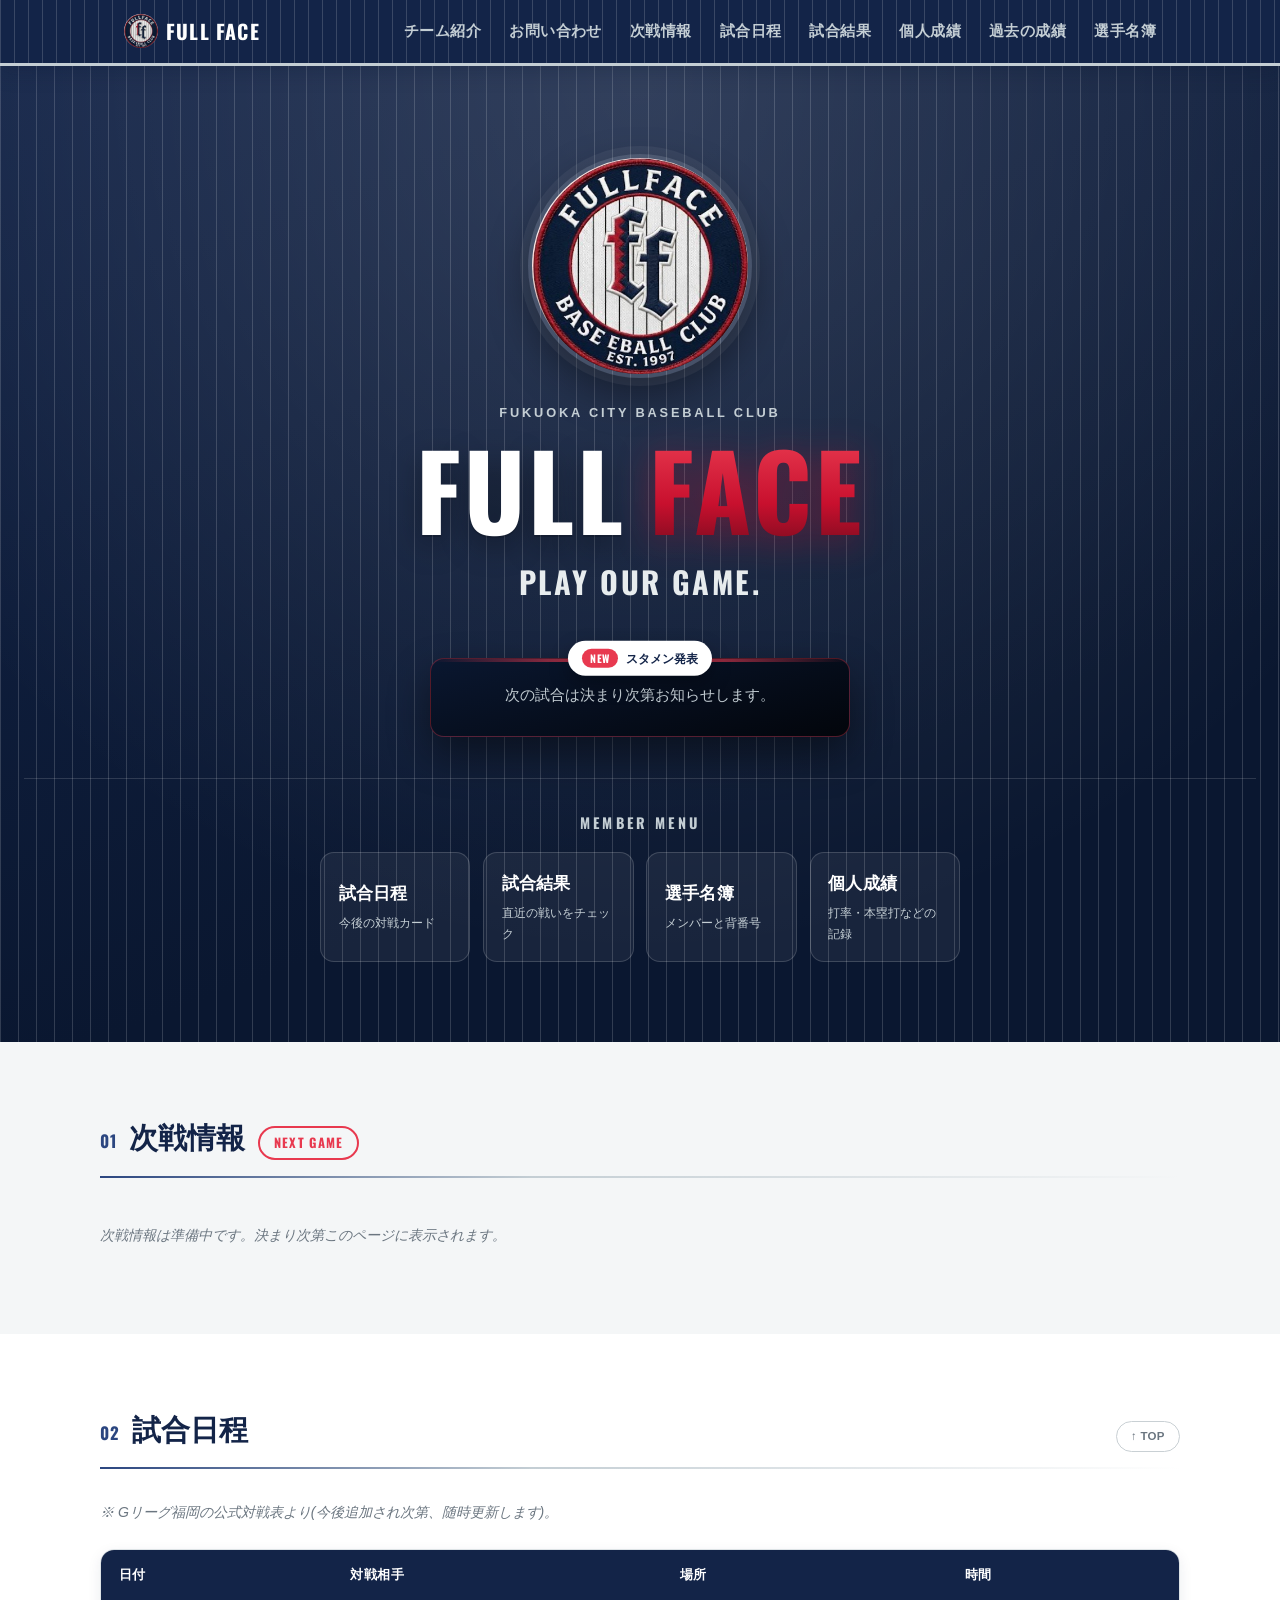
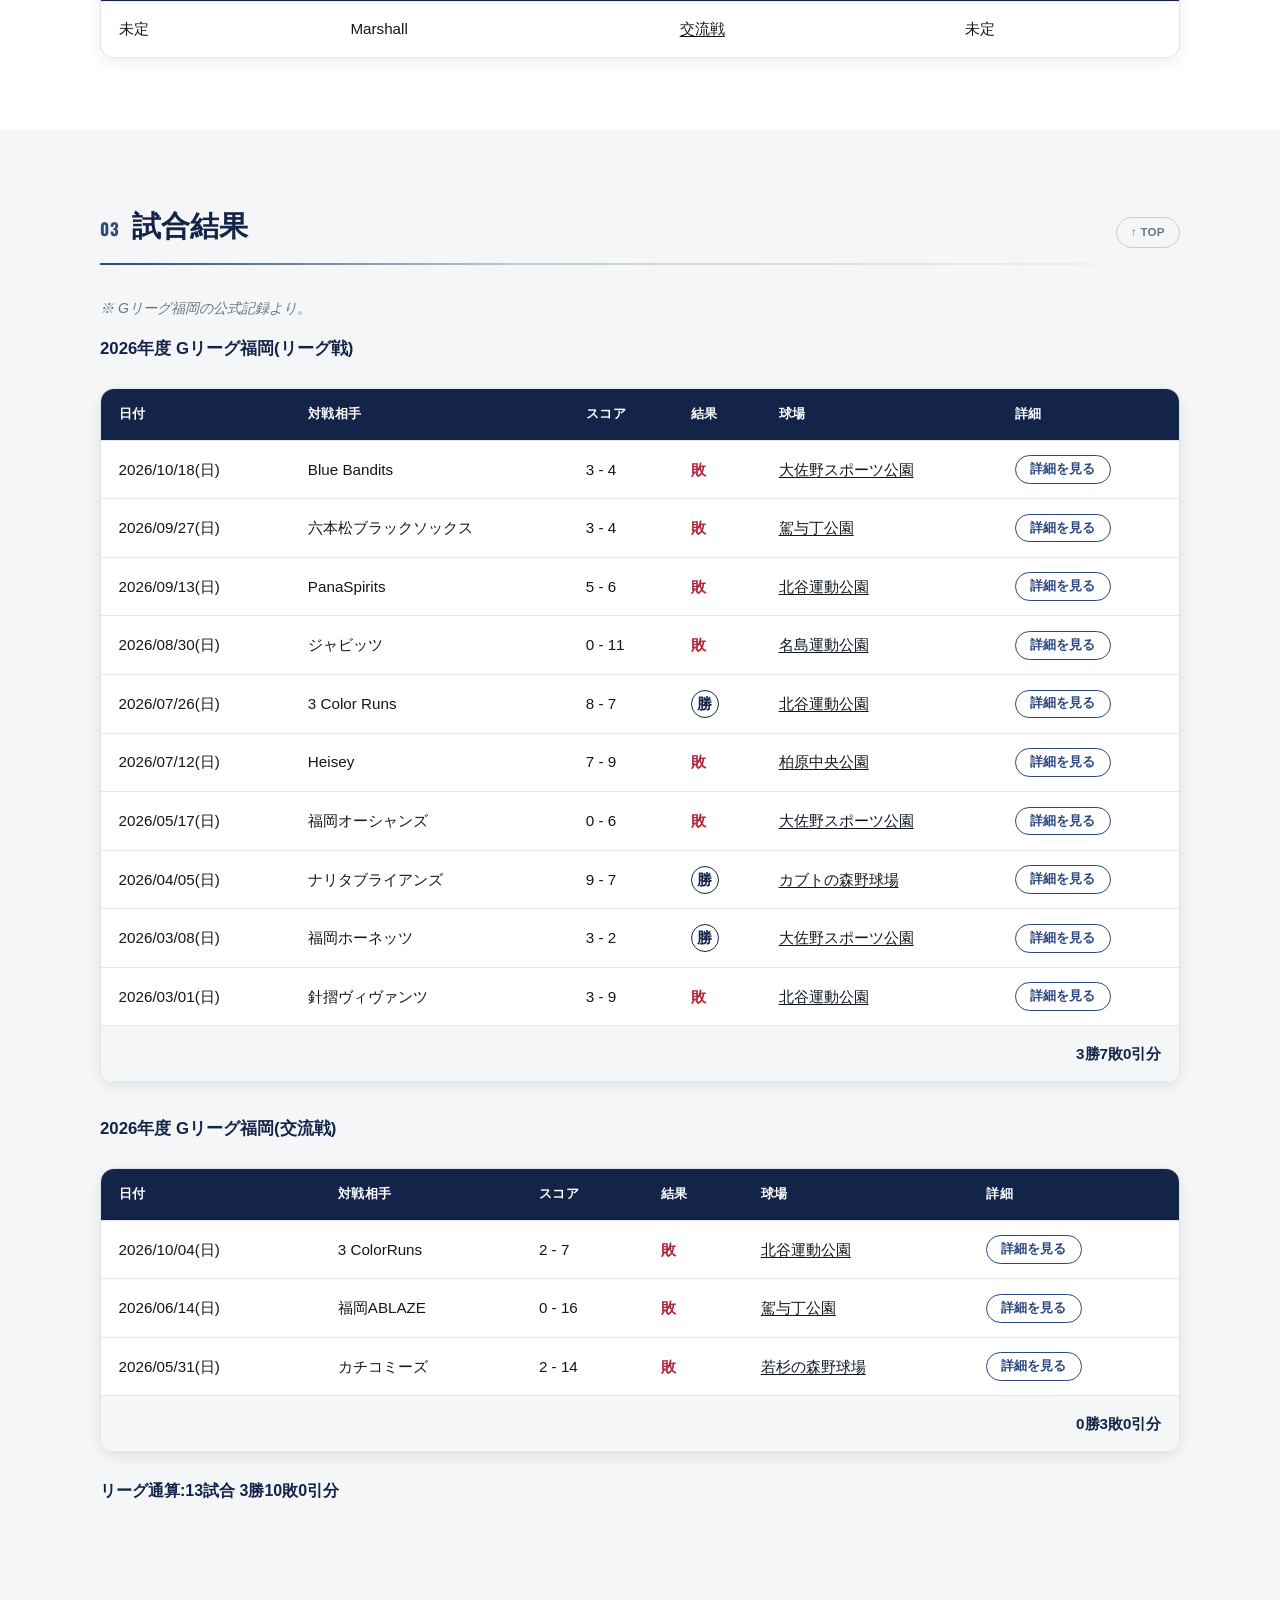
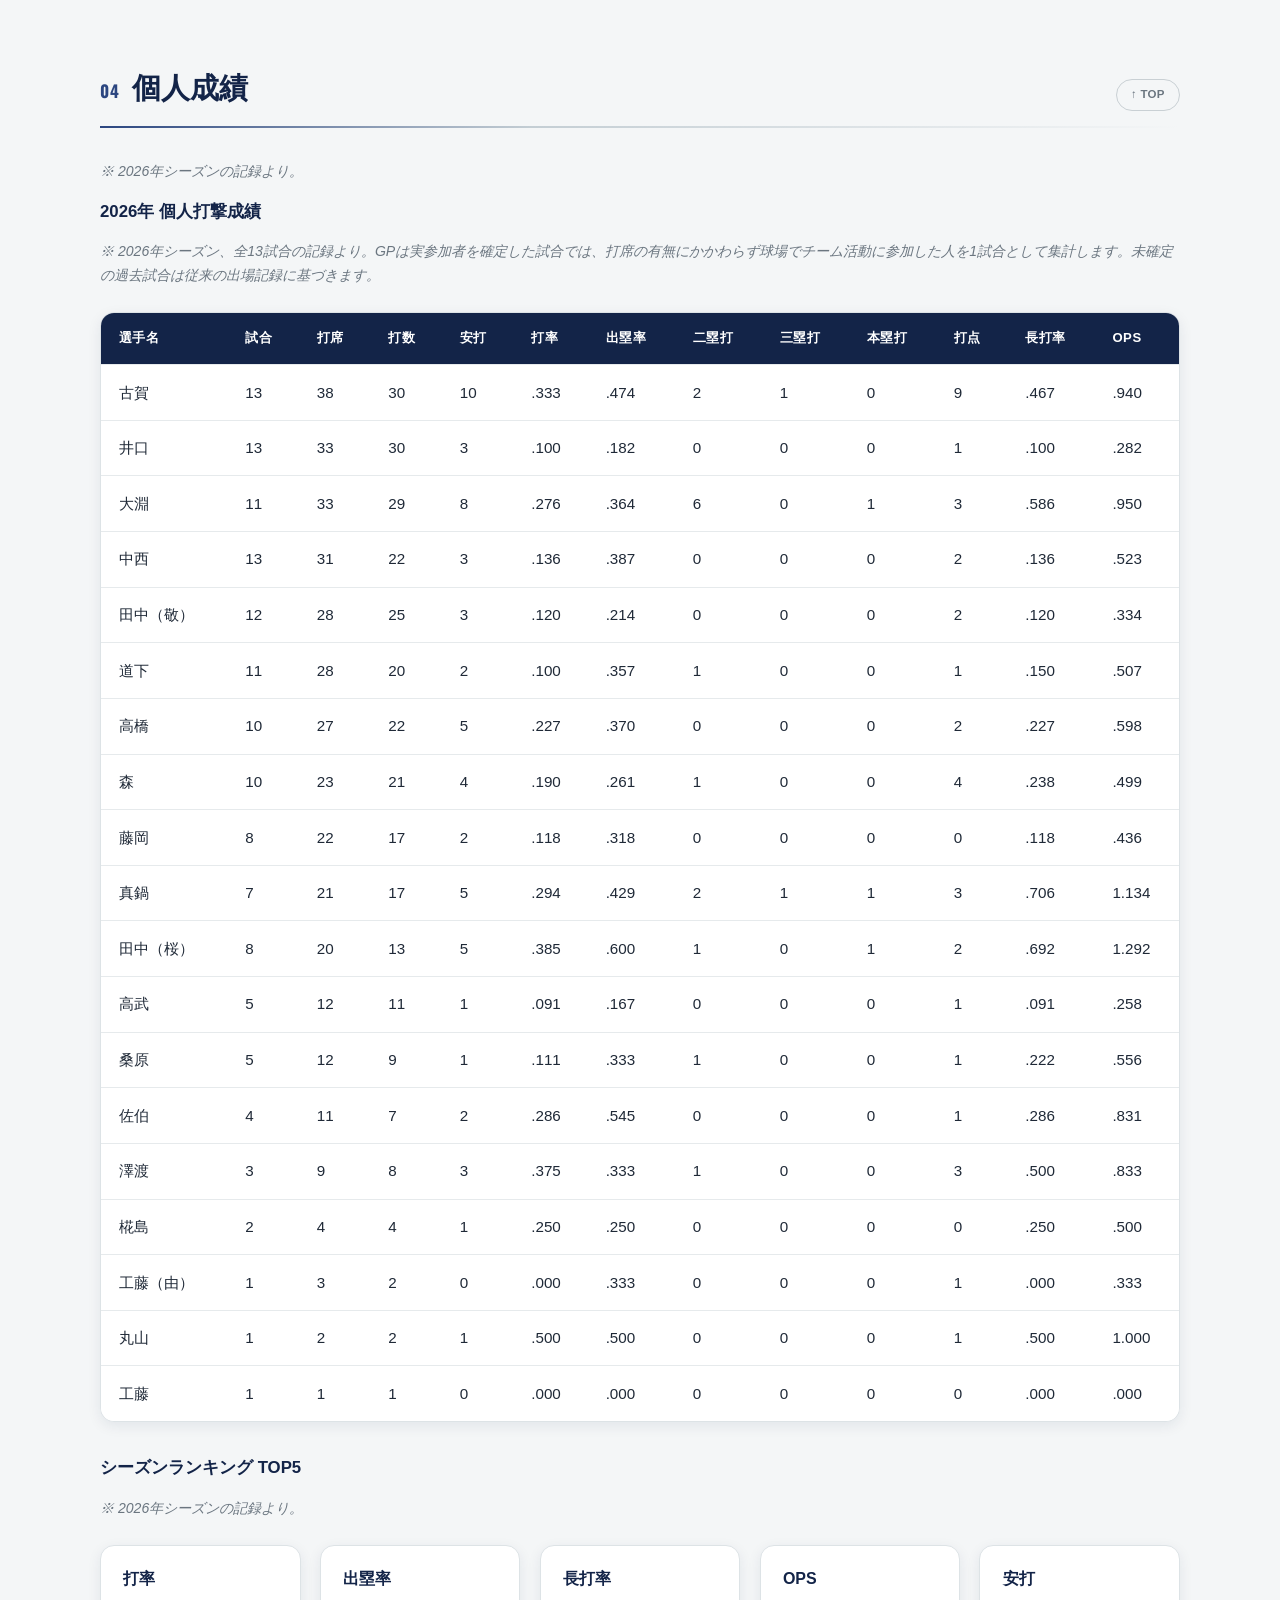
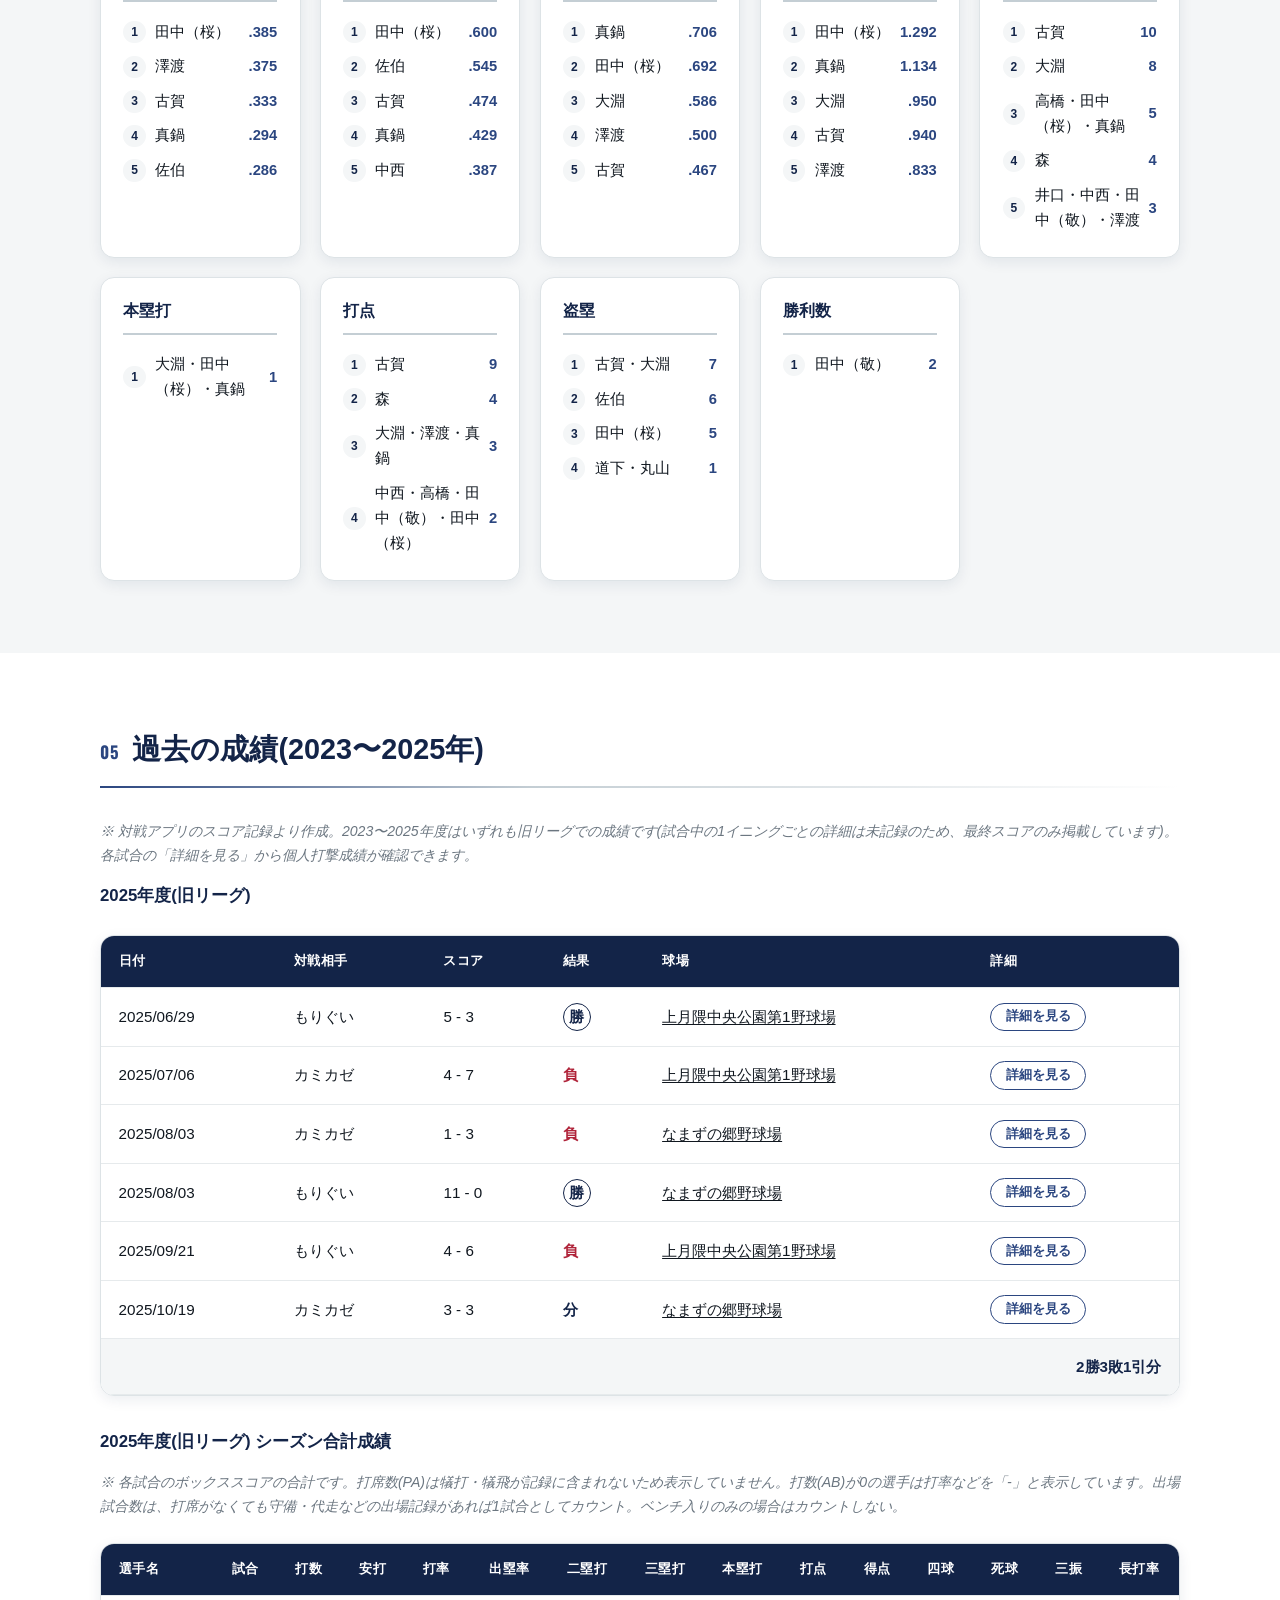
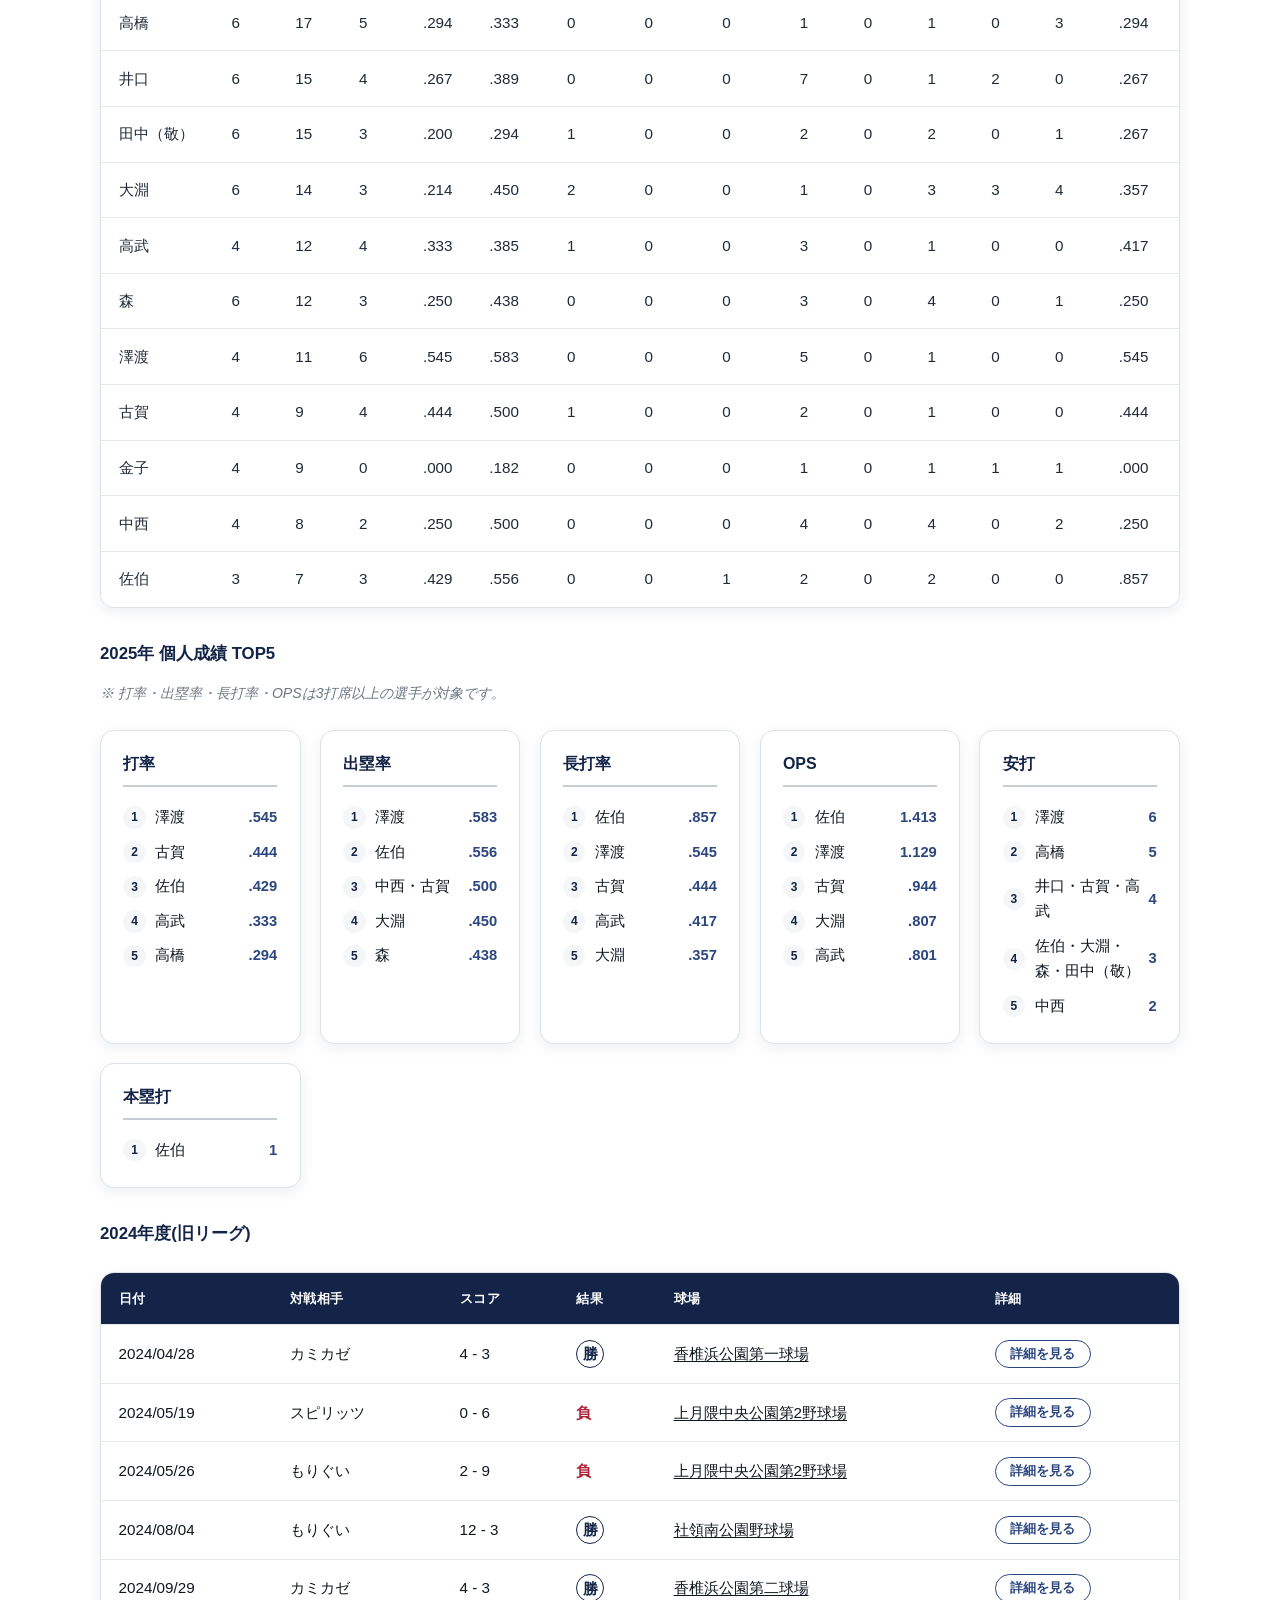
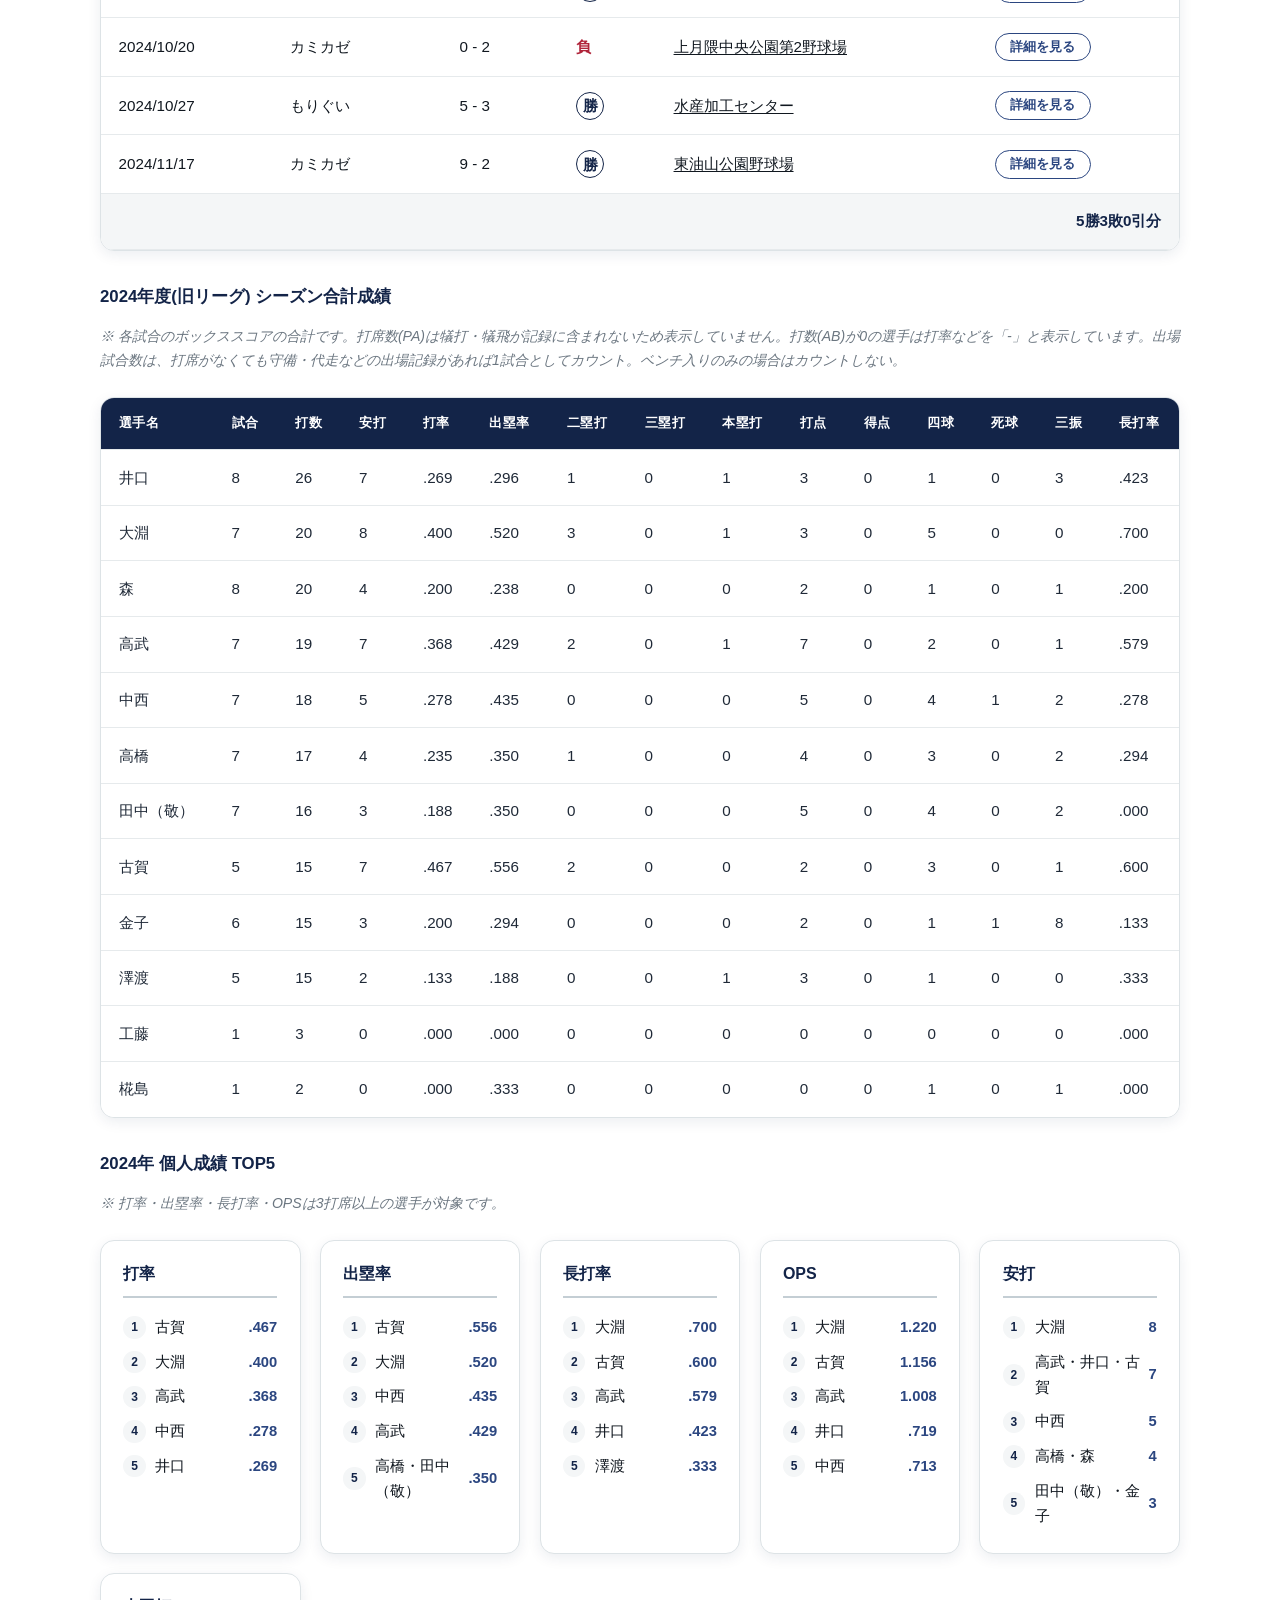
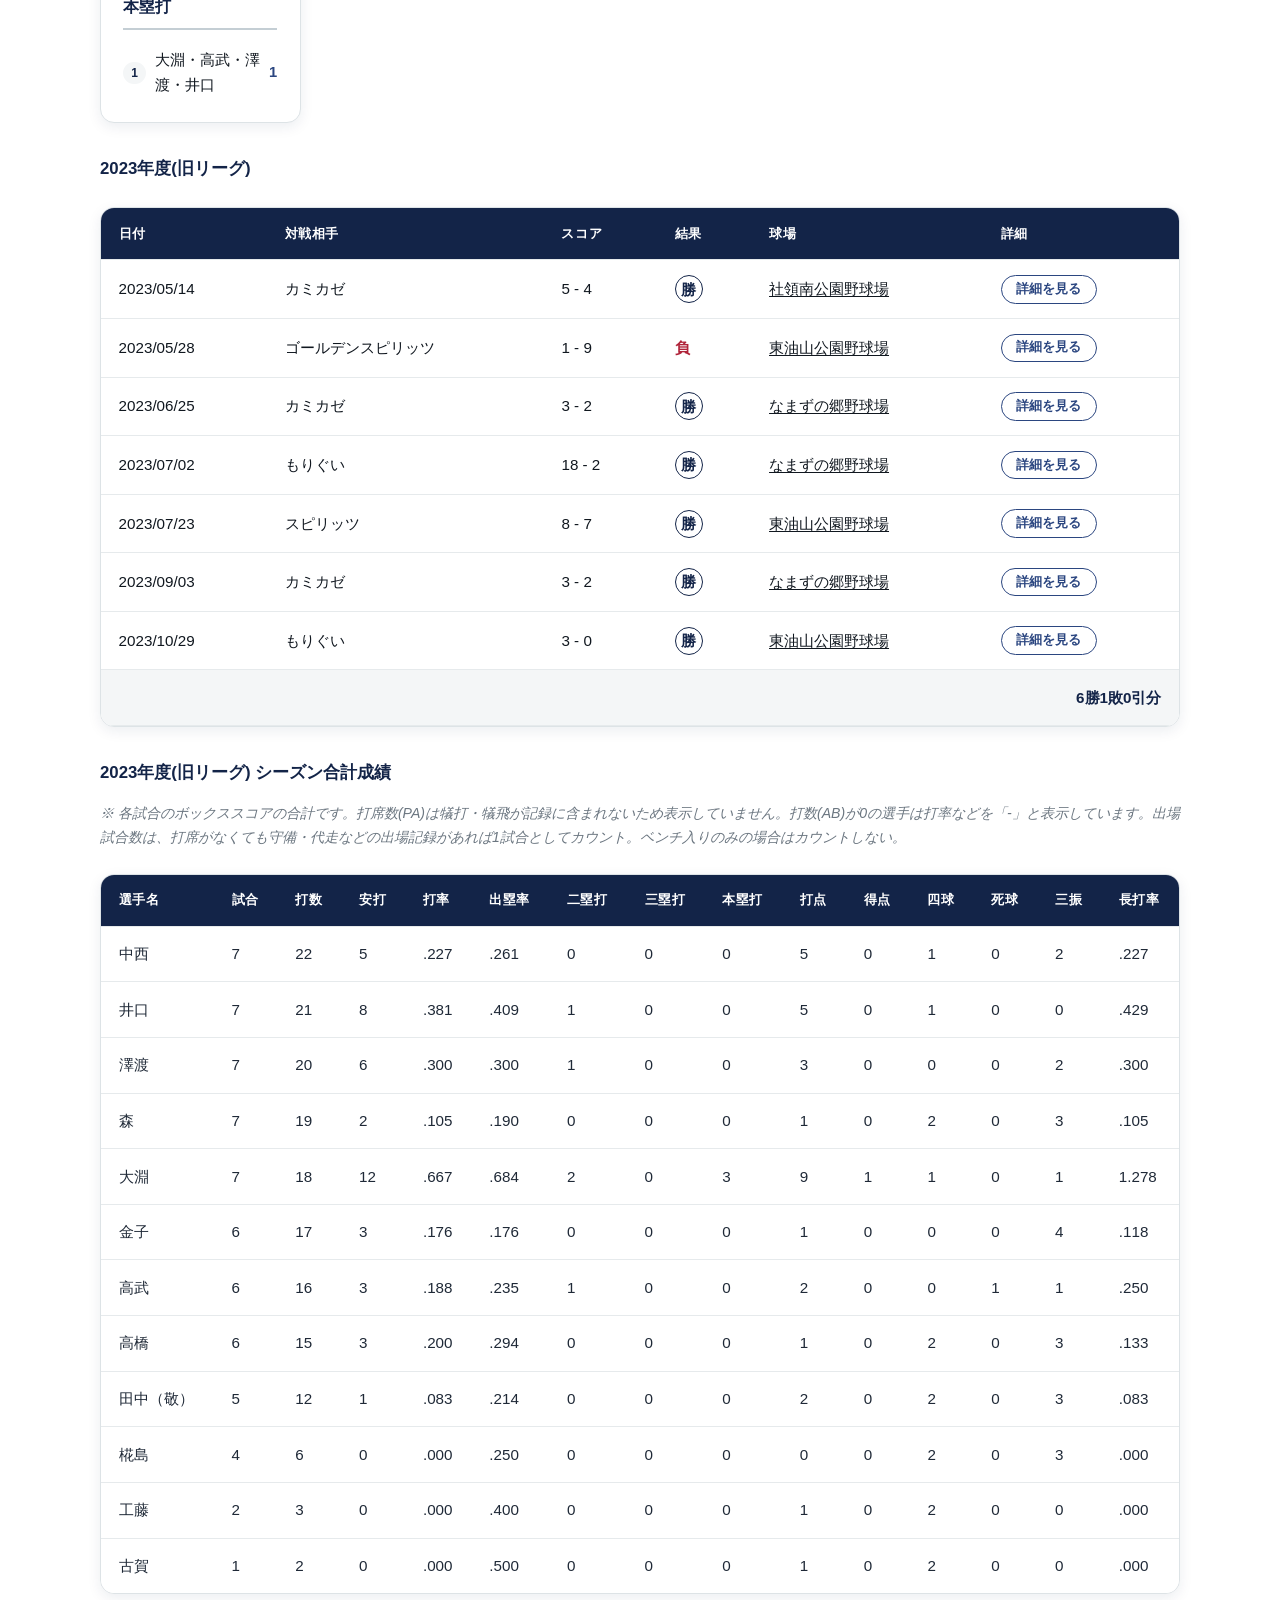
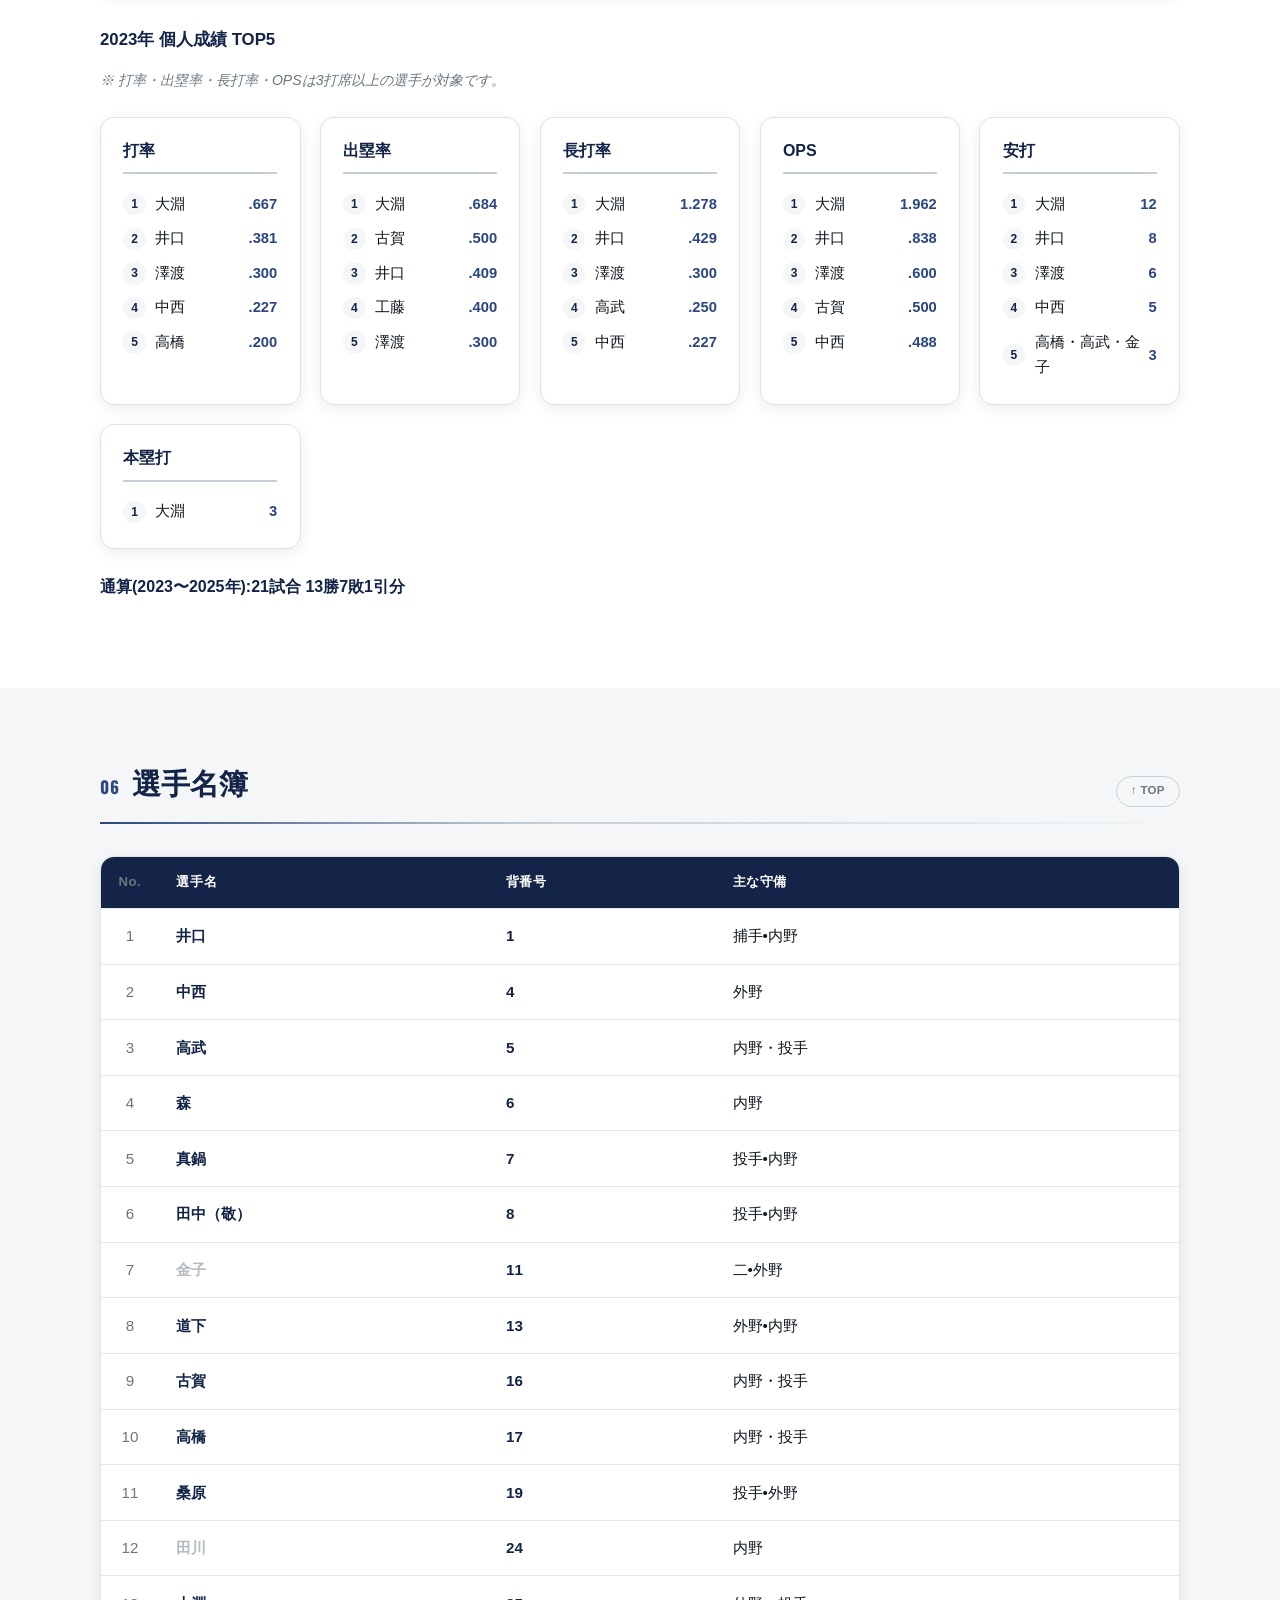
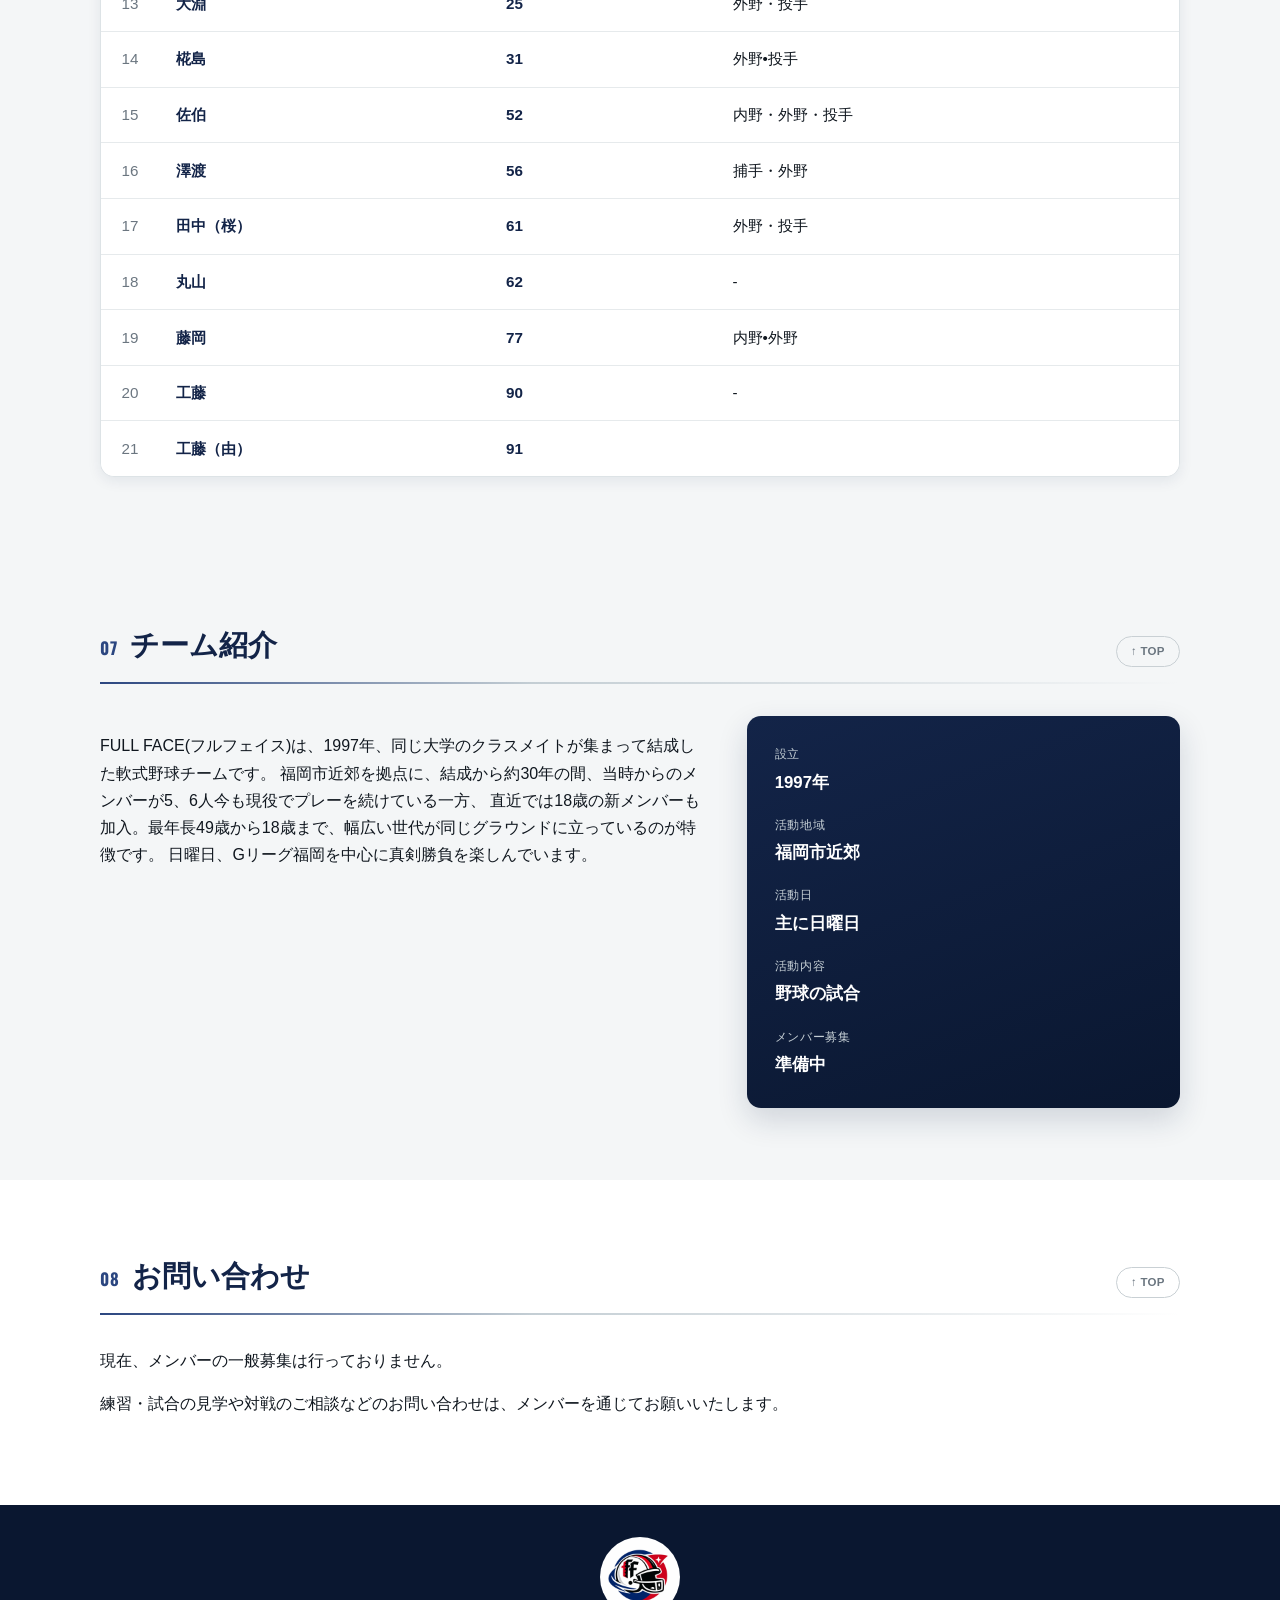
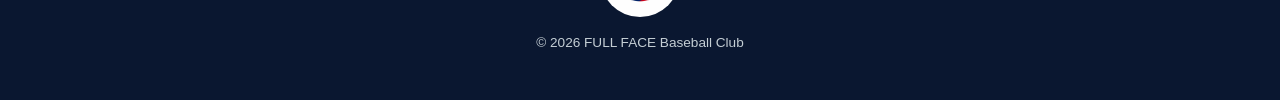
<file: index.html>
<!DOCTYPE html>
<html lang="ja">
<head>
<meta charset="UTF-8">
<meta name="viewport" content="width=device-width, initial-scale=1.0">
<meta name="theme-color" content="#132448">
<meta name="robots" content="noindex, nofollow">
<title>FULL FACE | 福岡市近郊 野球チーム</title>
<link rel="icon" href="images/logo2-favicon.png">
<link rel="manifest" href="manifest.json">
<link rel="apple-touch-icon" href="images/apple-touch-icon.png">
<meta name="apple-mobile-web-app-capable" content="yes">
<meta name="apple-mobile-web-app-status-bar-style" content="default">
<meta name="apple-mobile-web-app-title" content="FULL FACE">
<link rel="preconnect" href="https://fonts.googleapis.com">
<link rel="preconnect" href="https://fonts.gstatic.com" crossorigin>
<link href="https://fonts.googleapis.com/css2?family=Oswald:wght@500;700;900&display=swap" rel="stylesheet">
<link rel="stylesheet" href="style.css?v=20261018f">
</head>
<body>

<header class="site-header">
  <div class="header-inner">
    <a href="#top" class="logo">
      <img src="images/logo-square.png" alt="FULL FACE" class="logo-mark">
      <span class="logo-text">FULL FACE</span>
    </a>
    <button class="nav-toggle" id="navToggle" aria-label="メニュー">
      <span></span><span></span><span></span>
    </button>
    <nav class="main-nav" id="mainNav">
      <div class="nav-group" data-group="team">
        <button type="button" class="nav-group-toggle" aria-expanded="false">
          チーム<span class="nav-caret">▾</span>
        </button>
        <div class="nav-group-items">
          <a href="#about">チーム紹介</a>
          <a href="#contact">お問い合わせ</a>
        </div>
      </div>
      <div class="nav-group" data-group="game">
        <button type="button" class="nav-group-toggle" aria-expanded="false">
          試合<span class="nav-caret">▾</span>
        </button>
        <div class="nav-group-items">
          <a href="#next-game">次戦情報</a>
          <a href="#schedule">試合日程</a>
          <a href="#results">試合結果</a>
        </div>
      </div>
      <div class="nav-group" data-group="stats">
        <button type="button" class="nav-group-toggle" aria-expanded="false">
          成績<span class="nav-caret">▾</span>
        </button>
        <div class="nav-group-items">
          <a href="#players">個人成績</a>
          <a href="#history">過去の成績</a>
          <a href="#roster">選手名簿</a>
        </div>
      </div>
    </nav>
  </div>
</header>

<section id="top" class="hero">
  <div class="hero-inner">
    <a href="#about" class="hero-logo-link" aria-label="チーム紹介を見る">
      <img src="images/logo-square.png" alt="FULL FACE BASEBALL CLUB" class="hero-logo">
    </a>
    <p class="hero-eyebrow">FUKUOKA CITY BASEBALL CLUB</p>
    <h1><span class="hero-title-main">FULL</span><span class="hero-title-accent">FACE</span></h1>
    <p class="hero-copy">PLAY OUR GAME.</p>

    <div class="hero-next-game-wrap">
      <a href="#next-game" class="site-notice" id="siteNotice" hidden>
        <span class="site-notice-tag">NEW</span>
        <span class="site-notice-text" id="siteNoticeText"></span>
      </a>
      <div class="hero-next-game" id="heroNextGame">
        <p class="hero-next-game-empty">次戦情報を読み込み中...</p>
      </div>
    </div>

    <div class="member-menu">
      <p class="member-menu-title">MEMBER MENU</p>
      <div class="member-menu-grid">
        <a href="#schedule" class="member-menu-btn">
          <span class="member-menu-btn-title">試合日程</span>
          <span class="member-menu-btn-desc">今後の対戦カード</span>
        </a>
        <a href="#results" class="member-menu-btn">
          <span class="member-menu-btn-title">試合結果</span>
          <span class="member-menu-btn-desc">直近の戦いをチェック</span>
        </a>
        <a href="#roster" class="member-menu-btn">
          <span class="member-menu-btn-title">選手名簿</span>
          <span class="member-menu-btn-desc">メンバーと背番号</span>
        </a>
        <a href="#players" class="member-menu-btn">
          <span class="member-menu-btn-title">個人成績</span>
          <span class="member-menu-btn-desc">打率・本塁打などの記録</span>
        </a>
      </div>
    </div>
  </div>
</section>

<main>

  <section id="next-game" class="section next-game-section">
    <div class="section-inner">
      <h2><span class="section-num">01</span>次戦情報 <span class="next-game-badge">NEXT GAME</span></h2>
      <div id="nextGameContent" class="next-game-content">
        <p class="placeholder-note">次戦情報を読み込み中...</p>
      </div>
    </div>
  </section>

  <section id="schedule" class="section section-alt">
    <div class="section-inner">
      <h2><span class="section-num">02</span>試合日程<a href="#top" class="section-top-link">↑ TOP</a></h2>
      <p class="placeholder-note">※ Gリーグ福岡の公式対戦表より(今後追加され次第、随時更新します)。</p>
      <div id="scheduleContent">
        <p class="placeholder-note">試合日程を読み込み中...</p>
      </div>
    </div>
  </section>

  <section id="results" class="section">
    <div class="section-inner">
      <h2><span class="section-num">03</span>試合結果<a href="#top" class="section-top-link">↑ TOP</a></h2>
      <p class="placeholder-note">
        ※ Gリーグ福岡の公式記録より。
      </p>

      <div id="resultsContent">
        <p class="placeholder-note">試合結果を読み込み中...</p>
      </div>
    </div>
  </section>

  <section id="players" class="section">
    <div class="section-inner">
      <h2><span class="section-num">04</span>個人成績<a href="#top" class="section-top-link">↑ TOP</a></h2>
      <p class="placeholder-note">※ 2026年シーズンの記録より。</p>

      <div id="playersContent">
        <p class="placeholder-note">個人成績を読み込み中...</p>
      </div>
    </div>
  </section>

  <section id="history" class="section section-alt">
    <div class="section-inner">
      <h2><span class="section-num">05</span>過去の成績(2023〜2025年)</h2>
      <p class="placeholder-note">※ 対戦アプリのスコア記録より作成。2023〜2025年度はいずれも旧リーグでの成績です(試合中の1イニングごとの詳細は未記録のため、最終スコアのみ掲載しています)。各試合の「詳細を見る」から個人打撃成績が確認できます。</p>
      <div id="historyContent">
        <p class="placeholder-note">過去の成績を読み込み中...</p>
      </div>
    </div>
  </section>

  <section id="roster" class="section">
    <div class="section-inner">
      <h2><span class="section-num">06</span>選手名簿<a href="#top" class="section-top-link">↑ TOP</a></h2>
      <div id="rosterContent">
        <p class="placeholder-note">選手名簿を読み込み中...</p>
      </div>
    </div>
  </section>

  <section id="about" class="section">
    <div class="section-inner">
      <h2><span class="section-num">07</span>チーム紹介<a href="#top" class="section-top-link">↑ TOP</a></h2>
      <div class="about-grid">
        <div class="about-text">
          <p>
            FULL FACE(フルフェイス)は、1997年、同じ大学のクラスメイトが集まって結成した軟式野球チームです。
            福岡市近郊を拠点に、結成から約30年の間、当時からのメンバーが5、6人今も現役でプレーを続けている一方、
            直近では18歳の新メンバーも加入。最年長49歳から18歳まで、幅広い世代が同じグラウンドに立っているのが特徴です。
            日曜日、Gリーグ福岡を中心に真剣勝負を楽しんでいます。
          </p>
        </div>
        <dl class="about-facts">
          <div class="fact">
            <dt>設立</dt>
            <dd>1997年</dd>
          </div>
          <div class="fact">
            <dt>活動地域</dt>
            <dd>福岡市近郊</dd>
          </div>
          <div class="fact">
            <dt>活動日</dt>
            <dd>主に日曜日</dd>
          </div>
          <div class="fact">
            <dt>活動内容</dt>
            <dd>野球の試合</dd>
          </div>
          <div class="fact">
            <dt>メンバー募集</dt>
            <dd>準備中</dd>
          </div>
        </dl>
      </div>
    </div>
  </section>

  <section id="contact" class="section section-alt">
    <div class="section-inner">
      <h2><span class="section-num">08</span>お問い合わせ<a href="#top" class="section-top-link">↑ TOP</a></h2>
      <p>
        現在、メンバーの一般募集は行っておりません。
      </p>
      <p>
        練習・試合の見学や対戦のご相談などのお問い合わせは、メンバーを通じてお願いいたします。
      </p>
    </div>
  </section>

</main>

<footer class="site-footer">
  <div class="footer-logo-area">
    <button type="button" class="footer-logo-button" id="footerLogoButton" aria-label="FULL FACEのロゴ：メッセージを表示">
      <img src="images/helmet-logo.png" alt="FULL FACE ヘルメットロゴ" class="footer-logo" width="80" height="80" loading="lazy">
    </button>
    <span class="footer-logo-message" id="footerLogoMessage" role="status" aria-live="polite"></span>
  </div>
  <p>&copy; 2026 FULL FACE Baseball Club</p>
</footer>

<script src="game-attendance.js?v=20260923"></script>
<script src="weather.js?v=20260925c"></script>
<script src="script.js?v=20261018d"></script>
<!-- アクセス数計測(GoatCounter)。管理画面「アクセス状況」で集計を確認。公開ページには何も表示しない -->
<script data-goatcounter="https://fullface.goatcounter.com/count" async src="//gc.zgo.at/count.js"></script>
</body>
</html>
</file>
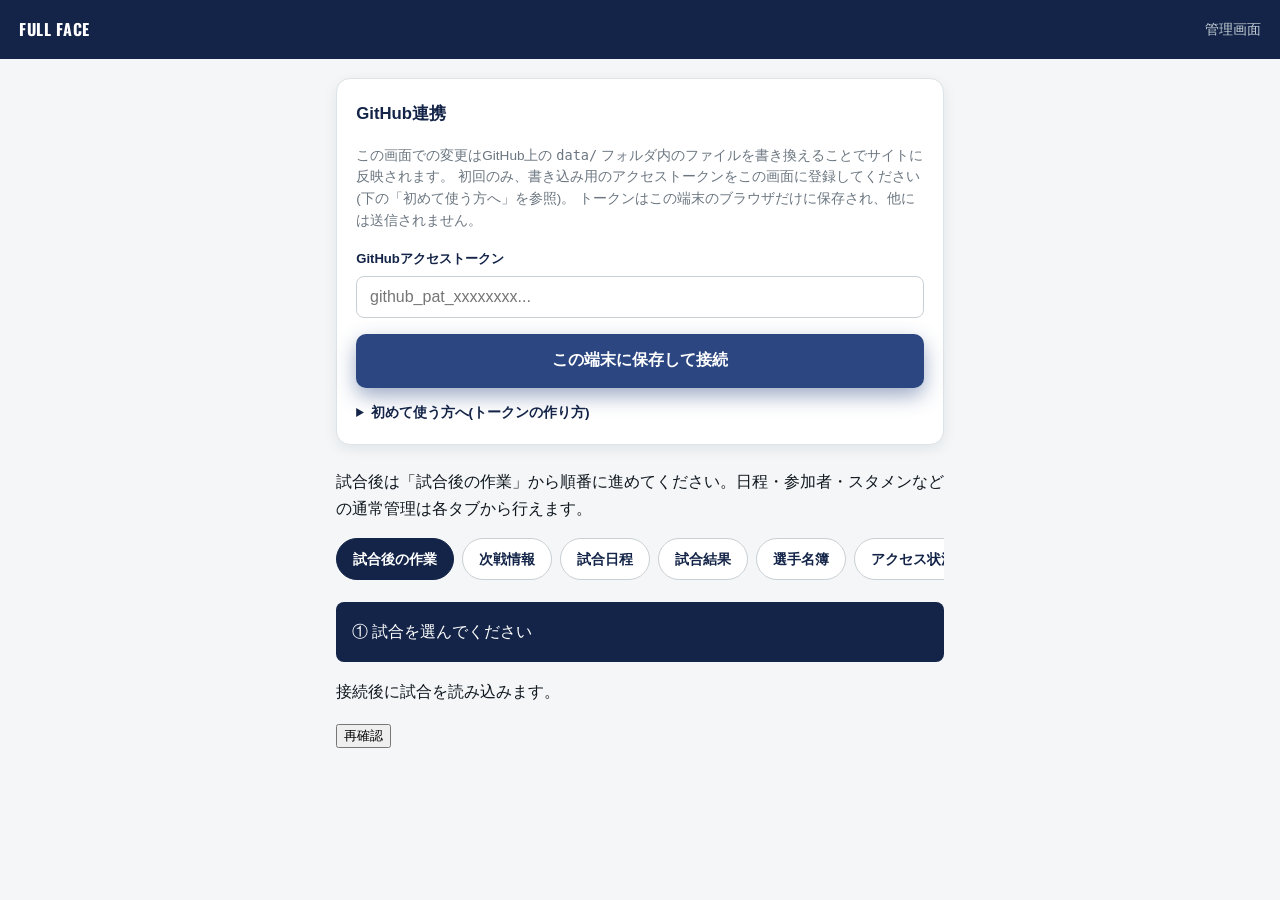
<file: admin.html>
<!DOCTYPE html>
<html lang="ja">
<head>
<meta charset="UTF-8">
<meta name="viewport" content="width=device-width, initial-scale=1.0">
<title>管理画面 | FULL FACE</title>
<link rel="icon" href="images/logo2-favicon.png">
<link rel="preconnect" href="https://fonts.googleapis.com">
<link rel="preconnect" href="https://fonts.gstatic.com" crossorigin>
<link href="https://fonts.googleapis.com/css2?family=Oswald:wght@500;700;900&display=swap" rel="stylesheet">
<link rel="stylesheet" href="style.css">
<style>
  .admin-header {
    background: var(--navy);
    color: #fff;
    padding: 1rem 1.2rem;
    display: flex;
    align-items: center;
    justify-content: space-between;
  }
  .admin-header a {
    color: #fff;
    font-family: var(--font-display);
    font-weight: 700;
    letter-spacing: 0.04em;
  }
  .admin-header span {
    color: var(--silver);
    font-size: 0.85rem;
  }
  .admin-main {
    max-width: 640px;
    margin: 0 auto;
    padding: 1.2rem 1rem 5rem;
  }
  .admin-card {
    background: #fff;
    border: 1px solid #dde3e6;
    border-radius: var(--radius);
    box-shadow: var(--shadow-sm);
    padding: 1.3rem 1.2rem;
    margin-bottom: 1.4rem;
  }
  .admin-card h2 {
    margin: 0 0 1rem;
    font-size: 1.05rem;
    color: var(--navy);
    font-weight: 800;
  }
  .admin-card p.admin-note {
    color: #6b7680;
    font-size: 0.85rem;
    margin: 0.3rem 0 1rem;
    line-height: 1.6;
  }
  .field {
    margin-bottom: 1rem;
  }
  .field label {
    display: block;
    font-size: 0.82rem;
    font-weight: 700;
    color: var(--navy);
    margin-bottom: 0.35rem;
  }
  .field input,
  .field textarea,
  .field select {
    width: 100%;
    padding: 0.7rem 0.8rem;
    font-size: 1rem;
    border: 1px solid #c9d0d4;
    border-radius: 8px;
    background: #fff;
    color: var(--ink);
    font-family: inherit;
  }
  .field input:focus,
  .field select:focus {
    outline: 2px solid var(--accent-light);
    outline-offset: 1px;
  }
  .lineup-row {
    margin-bottom: 0.6rem;
  }
  .bench-row {
    display: flex;
    align-items: center;
    gap: 0.5rem;
    margin-bottom: 0.6rem;
  }
  .lineup-row-main {
    display: flex;
    align-items: center;
    gap: 0.5rem;
    margin-bottom: 0.35rem;
  }
  .lineup-row input.comment-input {
    width: 100%;
    min-width: 0;
  }
  .row-order {
    flex: 0 0 2.2rem;
    font-family: var(--font-display);
    font-weight: 700;
    color: var(--accent-light);
    text-align: center;
    font-size: 0.95rem;
  }
  .lineup-row input.name-input {
    flex: 1.4;
    min-width: 0;
  }
  .lineup-row input.number-input {
    flex: 0 0 3.6rem;
    min-width: 0;
  }
  .lineup-row input.pos-input {
    flex: 0.8;
    min-width: 0;
  }
  .bench-row input {
    flex: 1;
    min-width: 0;
  }
  .bench-row input.number-input {
    flex: 0 0 3.6rem;
  }
  .row-btn {
    flex: 0 0 auto;
    width: 2.2rem;
    height: 2.2rem;
    border-radius: 8px;
    border: 1px solid #c9d0d4;
    background: #fff;
    color: var(--navy);
    font-size: 1rem;
    cursor: pointer;
    display: flex;
    align-items: center;
    justify-content: center;
    padding: 0;
  }
  .row-btn.danger {
    color: var(--red);
    border-color: var(--red-light);
  }
  .add-row-btn {
    display: inline-flex;
    align-items: center;
    gap: 0.4rem;
    background: var(--off-white);
    border: 1px dashed #b7c0c5;
    color: var(--navy);
    border-radius: 8px;
    padding: 0.6rem 1rem;
    font-weight: 700;
    font-size: 0.9rem;
    cursor: pointer;
    width: 100%;
    justify-content: center;
  }
  .admin-actions {
    position: sticky;
    bottom: 0;
    background: linear-gradient(180deg, rgba(244,246,247,0), var(--off-white) 30%);
    padding: 1rem 0 0.5rem;
    display: grid;
    gap: 0.7rem;
  }
  .admin-btn {
    display: block;
    width: 100%;
    padding: 0.9rem 1rem;
    border-radius: 10px;
    font-weight: 800;
    font-size: 1rem;
    border: 2px solid transparent;
    cursor: pointer;
    text-align: center;
  }
  .admin-btn-primary {
    background: var(--accent-light);
    color: #fff;
    box-shadow: 0 8px 20px rgba(43, 70, 128, 0.45);
  }
  .admin-btn-primary:disabled {
    opacity: 0.6;
    cursor: not-allowed;
  }
  .admin-btn-outline {
    background: #fff;
    border-color: var(--red-light);
    color: var(--red);
  }
  .admin-btn-secondary {
    background: #fff;
    border-color: var(--accent-light);
    color: var(--accent-light);
  }
  .admin-btn-link {
    background: none;
    border: none;
    color: var(--accent-light);
    font-size: 0.85rem;
    text-decoration: underline;
    cursor: pointer;
    padding: 0;
  }
  #statusMsg {
    border-radius: 8px;
    padding: 0.7rem 0.9rem;
    font-size: 0.9rem;
    margin-bottom: 1rem;
    display: none;
  }
  #statusMsg.ok {
    display: block;
    background: #e6f4ea;
    color: #1a6b3c;
  }
  #statusMsg.err {
    display: block;
    background: #fbe7e9;
    color: #b0243a;
  }
  #statusMsg.loading {
    display: block;
    background: #eef1f4;
    color: var(--navy);
  }
  .token-connected {
    display: flex;
    align-items: center;
    justify-content: space-between;
    background: #eef7ee;
    color: #1a6b3c;
    border-radius: 8px;
    padding: 0.7rem 0.9rem;
    font-size: 0.88rem;
    font-weight: 700;
  }

  /* ---- タブ切り替え ---- */
  .admin-tabs {
    display: flex;
    gap: 0.5rem;
    overflow-x: auto;
    margin-bottom: 1.2rem;
    padding-bottom: 0.2rem;
  }
  .admin-tab-btn {
    flex: 0 0 auto;
    padding: 0.65rem 1rem;
    border-radius: 999px;
    border: 1px solid #c9d0d4;
    background: #fff;
    color: var(--navy);
    font-weight: 700;
    font-size: 0.88rem;
    cursor: pointer;
    white-space: nowrap;
  }
  .admin-tab-btn.active {
    background: var(--navy);
    border-color: var(--navy);
    color: #fff;
  }
  .admin-tab-panel[hidden] {
    display: none;
  }

  /* ---- 試合日程・試合結果・選手名簿の行編集 ---- */
  .entry-row {
    border: 1px solid #dde3e6;
    border-radius: 10px;
    padding: 0.8rem 0.9rem;
    margin-bottom: 0.7rem;
    background: var(--off-white);
  }
  .csv-preview-table-wrap {
    overflow-x: auto;
    margin-top: 0.8rem;
  }
  .csv-preview-table {
    width: 100%;
    border-collapse: collapse;
    font-size: 0.82rem;
    white-space: nowrap;
  }
  .csv-preview-table th, .csv-preview-table td {
    padding: 0.4rem 0.6rem;
    border-bottom: 1px solid #dde3e6;
    text-align: right;
  }
  .csv-preview-table th:first-child, .csv-preview-table td:first-child {
    text-align: left;
  }
  .csv-preview-table thead th {
    background: var(--navy);
    color: #fff;
  }
  .entry-row-grid {
    display: grid;
    grid-template-columns: 1fr 1fr;
    gap: 0.5rem;
  }
  .entry-row-grid.cols-3 {
    grid-template-columns: 1fr 1fr 1fr;
  }
  .entry-row-grid label {
    display: block;
    font-size: 0.72rem;
    font-weight: 700;
    color: #6b7680;
    margin-bottom: 0.25rem;
  }
  .entry-row-grid input,
  .entry-row-grid select {
    width: 100%;
    padding: 0.55rem 0.6rem;
    font-size: 0.92rem;
    border: 1px solid #c9d0d4;
    border-radius: 7px;
    background: #fff;
    color: var(--ink);
    font-family: inherit;
  }
  .entry-row-score {
    display: flex;
    align-items: center;
    gap: 0.4rem;
  }
  .entry-row-score input {
    text-align: center;
  }
  .entry-row-footer {
    display: flex;
    align-items: center;
    justify-content: space-between;
    flex-wrap: wrap;
    gap: 0.5rem;
    margin-top: 0.6rem;
  }
  .entry-row-badge {
    font-size: 0.75rem;
    color: var(--accent-light);
    font-weight: 700;
  }
  .entry-row-badge:not(:empty) {
    flex: 1 1 100%;
  }
  .roster-row {
    display: flex;
    align-items: center;
    gap: 0.5rem;
    margin-bottom: 0.6rem;
  }
  .roster-row input.number-input { flex: 0 0 4.2rem; min-width: 0; }
  .roster-row input.name-input { flex: 1.3; min-width: 0; }
  .roster-row input.position-input { flex: 1.3; min-width: 0; }
  .new-group-form {
    border: 1px dashed #b7c0c5;
    border-radius: 10px;
    padding: 0.9rem;
    margin-top: 0.8rem;
  }

  /* ---- 下書き一覧: 保存済みスタメンの中身プレビュー ---- */
  .draft-preview {
    width: 100%;
    margin-top: 0.5rem;
    padding-top: 0.5rem;
    border-top: 1px dashed #c9d0d4;
  }
  .draft-preview summary {
    cursor: pointer;
    font-size: 0.78rem;
    font-weight: 700;
    color: var(--accent-light);
  }
  .draft-preview-lineup {
    margin: 0.6rem 0 0;
    padding-left: 1.2rem;
    font-size: 0.85rem;
    line-height: 1.7;
  }
  .draft-preview-bench {
    margin: 0.5rem 0 0;
    font-size: 0.8rem;
    color: #6b7680;
  }

  /* ---- アクセス状況 ---- */
  .analytics-cards {
    display: flex;
    gap: 0.7rem;
    flex-wrap: wrap;
  }
  .analytics-card {
    flex: 1 1 10rem;
    background: var(--off-white);
    border: 1px solid #dde3e6;
    border-radius: 10px;
    padding: 0.9rem 1rem;
  }
  .analytics-card-label {
    font-size: 0.78rem;
    font-weight: 700;
    color: #6b7680;
  }
  .analytics-card-value {
    font-size: 1.7rem;
    font-weight: 800;
    color: var(--navy);
    margin-top: 0.3rem;
  }
/* 参加確定メンバー */
.attendance-options { display: grid; grid-template-columns: repeat(auto-fit, minmax(min(100%, 240px), 1fr)); gap: 0.5rem; }
.attendance-member { min-width: 0; padding: 0.75rem; border: 1px solid #dde3e6; border-radius: 8px; background: white; }
.attendance-fields { display: grid; grid-template-columns: 1fr 1fr; gap: 0.75rem; margin-top: 0.5rem; }
.attendance-fields label { display: flex; flex-direction: column; gap: 0.35rem; min-width: 0; font-size: 0.85rem; color: var(--navy); }
.attendance-fields input { box-sizing: border-box; width: 100%; min-width: 0; min-height: 44px; padding: 0.5rem; border: 1px solid #c9d0d4; border-radius: 6px; font-size: 16px; }
.attendance-option { display: flex; align-items: center; gap: 0.65rem; min-height: 44px; cursor: pointer; overflow-wrap: anywhere; }
.attendance-option input[type="checkbox"] { width: 20px; height: 20px; flex-shrink: 0; margin: 0; }
.attendance-guest { display: flex; flex-wrap: wrap; gap: 0.7rem; align-items: end; margin-top: 1rem; }
.attendance-guest > div { flex: 1 1 130px; min-width: 0; }
/* 試合後は対象と現在の主操作だけを固定表示 */
.postgame-target { position: sticky; top: 0; z-index: 10; background: var(--navy); color: white; padding: 1rem; border-radius: 8px; margin-bottom: 1rem; }
.postgame-step { background: white; border: 1px solid #d5dde3; border-radius: 8px; margin: .6rem 0; padding: .8rem; }
.postgame-step summary { font-weight: 700; cursor: pointer; }
.postgame-step[open] { border: 2px solid var(--accent-light); }
.postgame-step p { overflow-wrap: anywhere; }
.postgame-action { position: sticky; bottom: 0; background: white; padding: .8rem 0 max(.8rem, env(safe-area-inset-bottom)); }
.postgame-action button { width: 100%; min-height: 48px; }
#postgameFlow select, #postgameFlow input[type=file] { width: 100%; min-height: 48px; margin-top: .7rem; }
#postgameFlow { padding-bottom: 1rem; }
#postgameFlow .csv-preview-table-wrap { max-width: 100%; overflow: auto; }
#postgameFlow table { width: 100%; table-layout: fixed; font-size: .8rem; }
#postgameFlow td { overflow-wrap: anywhere; vertical-align: top; }
#postgameFlow .postgame-player { padding: .5rem 0; border-bottom: 1px solid #e1e6eb; }
.transition-actions { margin-top: 2rem; padding: 1rem; border: 1px solid #ccd4db; border-radius: 8px; }
.transition-actions button { display: block; width: 100%; min-height: 48px; margin: 1.2rem 0; }
</style>
</head>
<body>

<header class="admin-header">
  <a href="index.html">FULL FACE</a>
  <span>管理画面</span>
</header>

<main class="admin-main">

  <div id="statusMsg"></div>

  <section class="admin-card">
    <h2>GitHub連携</h2>
    <p class="admin-note">
      この画面での変更はGitHub上の <code>data/</code> フォルダ内のファイルを書き換えることでサイトに反映されます。
      初回のみ、書き込み用のアクセストークンをこの画面に登録してください(下の「初めて使う方へ」を参照)。
      トークンはこの端末のブラウザだけに保存され、他には送信されません。
    </p>
    <div id="tokenConnected" class="token-connected" style="display:none;">
      <span>🔗 接続済みです</span>
      <button type="button" class="admin-btn-link" id="changeTokenBtn">トークンを変更</button>
    </div>
    <div id="tokenForm">
      <div class="field">
        <label for="tokenInput">GitHubアクセストークン</label>
        <input type="password" id="tokenInput" autocomplete="off" placeholder="github_pat_xxxxxxxx...">
      </div>
      <button type="button" class="admin-btn admin-btn-primary" id="saveTokenBtn" style="margin-bottom:0.5rem;">この端末に保存して接続</button>
    </div>
    <details style="margin-top:0.8rem; font-size:0.85rem; color:#6b7680;">
      <summary style="cursor:pointer; font-weight:700; color:var(--navy);">初めて使う方へ(トークンの作り方)</summary>
      <ol style="padding-left:1.2rem; line-height:1.8; margin:0.6rem 0 0;">
        <li>GitHubにログインし、右上のアイコン→Settings→左下の Developer settings を開く</li>
        <li>Personal access tokens → Fine-grained tokens → Generate new token</li>
        <li>Repository access は「Only select repositories」で <code>fullface-hp</code> を選択</li>
        <li>Permissions → Contents を「Read and write」に設定</li>
        <li>Generate token を押し、表示された文字列(<code>github_pat_...</code>)をコピーして上の欄に貼り付け、保存</li>
      </ol>
    </details>
  </section>

  <p class="admin-note">試合後は「試合後の作業」から順番に進めてください。日程・参加者・スタメンなどの通常管理は各タブから行えます。</p>
  <nav class="admin-tabs" id="adminTabs">
    <button type="button" class="admin-tab-btn active" data-tab="postgame">試合後の作業</button>
    <button type="button" class="admin-tab-btn" data-tab="nextgame">次戦情報</button>
    <button type="button" class="admin-tab-btn" data-tab="schedule">試合日程</button>
    <button type="button" class="admin-tab-btn" data-tab="results">試合結果</button>
    <button type="button" class="admin-tab-btn" data-tab="roster">選手名簿</button>
    <button type="button" class="admin-tab-btn" data-tab="analytics">アクセス状況</button>
  </nav>

  <!-- ============ 次戦情報 ============ -->
  <div id="tab-postgame" class="admin-tab-panel">
    <div id="postgameTarget" class="postgame-target">試合を選んでください</div>
    <div id="postgameFlow"></div>
  </div>
  <div id="tab-nextgame" class="admin-tab-panel" hidden>

    <section class="admin-card" id="noticeCard">
      <h2>サイトのお知らせ</h2>
      <p class="admin-note">トップページのNEXT GAMEカード上に「NEW」として重ねて表示される通知です。保存すると、まだ見ていない端末に新着として表示されます(一度見た端末では自動的に消えます)。</p>
      <p class="admin-note" id="noticeCurrentInfo">読み込み中...</p>
      <div class="field">
        <label for="noticeMessageInput">お知らせメッセージ</label>
        <input type="text" id="noticeMessageInput" maxlength="40" placeholder="例: 10月の試合予定を更新しました">
        <p class="admin-note" id="noticeMessageCount" style="margin-top:0.3rem;">0/40文字(20文字程度までを目安に、短く分かりやすい文章にしてください)</p>
      </div>
      <div class="field">
        <label for="noticeLinkSelect">リンク先</label>
        <select id="noticeLinkSelect">
          <option value="#next-game">次戦情報</option>
          <option value="#schedule">試合日程</option>
          <option value="#results">試合結果</option>
          <option value="#players">個人成績</option>
          <option value="#players">ランキング</option>
        </select>
      </div>
      <button type="button" class="admin-btn admin-btn-primary" id="saveNoticeBtn">お知らせを更新</button>
    </section>

    <section class="admin-card" id="nextGameStatusCard">
      <h2>状態</h2>
      <div id="nextGameStatusInfo"></div>
    </section>

    <section class="admin-card">
      <h2>次戦の基本情報</h2>
      <div class="field">
        <label for="opponentInput">対戦相手</label>
        <input type="text" id="opponentInput" placeholder="例: Pana Spirits">
      </div>
      <div class="field">
        <label for="dateInput">試合日</label>
        <input type="date" id="dateInput">
      </div>
      <div class="field">
        <label for="startTimeInput">試合開始時刻</label>
        <input type="time" id="startTimeInput">
      </div>
      <div class="field">
        <label for="meetTimeInput">集合時間</label>
        <input type="time" id="meetTimeInput">
      </div>
      <div class="field">
        <label for="locationInput">試合会場</label>
        <input type="text" id="locationInput" placeholder="例: 北谷運動公園">
      </div>
    </section>

    <p class="admin-note">参加予定メンバーは「試合日程」タブで試合ごとに登録・編集できます。次戦にも同じ参加予定が表示されます。</p>

    <section class="admin-card">
      <h2>スタメン(打順)</h2>
      <p class="admin-note">基本は10人打ちですが、9人や11〜12人にも対応できます。行を追加・削除して人数を調整してください。</p>
      <datalist id="positionOptions">
        <option value="投"></option><option value="捕"></option><option value="一"></option><option value="二"></option>
        <option value="三"></option><option value="遊"></option><option value="左"></option><option value="中"></option>
        <option value="右"></option><option value="DH"></option>
      </datalist>
      <div id="lineupRows"></div>
      <button type="button" class="add-row-btn" id="addLineupBtn">+ 選手を追加</button>
    </section>

    <section class="admin-card">
      <h2>ベンチメンバー</h2>
      <div id="benchRows"></div>
      <button type="button" class="add-row-btn" id="addBenchBtn">+ 追加</button>
    </section>

    <section class="admin-card">
      <h2>監督から一言・連絡事項</h2>
      <p class="admin-note">任意入力です。空欄の場合、サイトには表示されません。</p>
      <div class="field">
        <textarea id="noteInput" rows="4" placeholder="例: 雨天中止の場合は前日20時までにグループLINEで連絡します"></textarea>
      </div>
    </section>

    <section class="admin-card">
      <h2>下書き</h2>
      <p class="admin-note">下書きはこのブラウザに保存され、別端末とは共有されません。公開するまではサイトに反映されません。</p>
      <div class="field">
        <label for="draftNameInput">下書き名(任意)</label>
        <input type="text" id="draftNameInput" placeholder="例: 守備重視(空欄の場合は「案1」のように自動採番)">
      </div>
      <button type="button" class="add-row-btn" id="saveDraftBtn">下書きとして保存</button>
      <div id="draftListArea" style="margin-top:1rem;"></div>
    </section>

    <p class="admin-note">試合終了後は、未終了の試合を日付・開始時刻順にセットします。同日に複数試合ある場合は、日程にそれぞれ異なる開始時刻を設定してください。雨天延期は「雨天中止」で処理し、振替は試合日程の「+ 試合を追加」から新しく登録してください。元日程の日付を書き換えて振替にしないでください。</p>
    <div class="admin-actions">
      <button type="button" class="admin-btn admin-btn-primary" id="saveBtn">公開する</button>
    </div>
    <details class="transition-actions"><summary>試合を終了・中止する</summary><p class="admin-note">公開とは別の操作です。対象と切替先を確認してください。</p>
      <button type="button" class="admin-btn admin-btn-outline" id="archiveBtn">この試合を終了(履歴に保存し、次の試合を自動セット)</button>
      <button type="button" class="admin-btn admin-btn-outline" id="cancelGameBtn">この試合を雨天中止（次の試合へ）</button>
      <button type="button" class="admin-btn admin-btn-outline" id="undoTransitionBtn">直前の終了・中止を取り消す</button>
    </details>
  </div>

  <!-- ============ 試合日程 ============ -->
  <div id="tab-schedule" class="admin-tab-panel" hidden>
    <section class="admin-card">
      <h2>試合日程</h2>
      <p class="admin-note">今後の試合予定を登録します。日付・場所・時間が決まっていない場合は空欄のままで「未定」と表示されます。</p>
      <div id="scheduleRows"></div>
      <button type="button" class="add-row-btn" id="addScheduleBtn">+ 試合を追加</button>
    </section>
    <div class="admin-actions">
      <button type="button" class="admin-btn admin-btn-primary" id="saveScheduleBtn">試合日程を保存する</button>
    </div>
    <section class="admin-card">
      <h2>試合ごとの参加確定メンバー</h2>
      <div class="field"><label for="attendanceGameSelect">対象の試合（保存済み・日付確定）</label><select id="attendanceGameSelect"></select></div>
      <p class="admin-note" id="attendanceTarget">試合日程を読み込むと選択できます。</p>
      <p class="admin-note">チェックしたメンバーだけを公開します。チェックなしは欠席ではなく、公開対象外です。参加予定だけを保存します。日付・場所などの編集中の変更は、先に「試合日程を保存する」で保存してください。</p>
      <p id="attendancePublished" class="admin-note"></p>
      <p id="attendanceCount" aria-live="polite">選択中：0人</p>
      <div id="attendanceOptions" class="attendance-options"></div>
      <div class="attendance-guest">
        <div class="field"><label for="attendanceGuestName">助っ人などの名前</label><input type="text" id="attendanceGuestName" placeholder="名前"></div>
        <div class="field"><label for="attendanceGuestNumber">背番号（任意）</label><input type="text" id="attendanceGuestNumber" placeholder="背番号"></div>
        <button type="button" class="admin-btn admin-btn-secondary" id="addAttendanceGuestBtn" disabled>参加者を追加</button>
      </div>
      <p id="attendanceEditorStatus" class="admin-note" role="status"></p>
      <button type="button" class="admin-btn admin-btn-primary" id="saveAttendanceBtn" disabled>参加予定を公開・更新</button>
      <p class="admin-note">打順・守備位置はこの端末のブラウザだけに保存します。別端末とは共有されず、ブラウザの保存データを削除すると失われます。参加予定の公開・更新時にも端末へ保存します。旧公開データの打順・守備は読み込まないため、必要なら再入力してください。</p>
      <button type="button" class="admin-btn admin-btn-secondary" id="saveAttendancePlanBtn" disabled>仮オーダーをこの端末に保存</button>
      <p class="admin-note">スタメン案は保存済みの参加予定と端末内の仮オーダーから作成します。コピーだけでは公開しません。コピー先の「下書き保存」は公開JSONに保存されるため、非公開ではありません。</p>
      <button type="button" class="admin-btn admin-btn-secondary" id="attendanceLineupBtn" hidden>参加予定からスタメン案を作成</button>
    </section>
  </div>

  <!-- ============ 試合結果 ============ -->
  <div id="tab-results" class="admin-tab-panel" hidden>

    <section class="admin-card">
      <h2>CSVから試合結果を取り込む</h2>
      <p class="admin-note">
        スコア記録表(Googleスプレッドシート)を「ファイル→ダウンロード→カンマ区切り形式(.csv)」で書き出してアップロードすると、
        試合結果(<code>results.json</code>)と個人成績・TOP5ランキング(<code>stats.json</code>)をまとめて計算します。
        反映前に必ず内容を確認できます。盗塁の通算数・TOP5も自動更新されます。投手の勝敗はここでは自動反映されません。
      </p>
      <div class="field">
        <label for="csvImportMode">取り込み方法</label>
        <select id="csvImportMode"><option value="new">新規登録</option><option value="replace">既存試合の差し替え</option></select>
      </div>
      <div class="field" id="csvReplacementField" hidden>
        <label for="csvReplacementGame">差し替える試合（gameIdで指定）</label>
        <select id="csvReplacementGame"></select>
        <p class="admin-note">選択した試合だけを修正版CSVで差し替えます。日付・相手名から自動選択しません。</p>
      </div>
      <div class="field">
        <label for="csvFileInput">試合CSVファイル(1試合分)</label>
        <input type="file" id="csvFileInput" accept=".csv,text/csv">
      </div>
      <button type="button" class="admin-btn admin-btn-secondary" id="csvParseBtn">読み込んでプレビュー</button>
      <div id="csvPreviewArea" style="margin-top:1rem;"></div>
    </section>

    <section class="admin-card">
      <h2>試合結果</h2>
      <p class="admin-note">
        どの大会・シーズンの結果か選んでから、試合を追加・編集してください。
        勝敗と合計成績(◯勝◯敗◯引分)は得点から自動で計算されます。
        イニングごとの得点(2026年度)は、この画面では編集できません(既存のデータは保存時もそのまま残ります)。
        記録の訂正はCSV取り込み → 既存試合の差し替えから行ってください。
        2023〜2025年度の過去データは変更できません。
      </p>
      <div class="field">
        <label for="resultsGroupSelect">大会・シーズン</label>
        <select id="resultsGroupSelect"></select>
      </div>
      <div id="resultsGameList"></div>
      <button type="button" class="add-row-btn" id="addResultBtn">+ この大会に試合結果を追加</button>

      <div class="new-group-form" id="newGroupForm" hidden>
        <div class="field">
          <label for="newGroupTitle">新しい大会・シーズンの名前</label>
          <input type="text" id="newGroupTitle" placeholder="例: 2027年度 Gリーグ福岡(リーグ戦)">
        </div>
        <button type="button" class="add-row-btn" id="confirmNewGroupBtn">この名前で追加する</button>
      </div>
      <button type="button" class="admin-btn-link" id="showNewGroupBtn" style="margin-top:0.8rem;">+ 新しい大会・シーズンを追加する</button>
    </section>
    <div class="admin-actions">
      <button type="button" class="admin-btn admin-btn-primary" id="saveResultsBtn">試合結果を保存する</button>
    </div>
  </div>

  <!-- ============ 選手名簿 ============ -->
  <div id="tab-roster" class="admin-tab-panel" hidden>
    <section class="admin-card">
      <h2>選手名簿</h2>
      <p class="admin-note">▲▼で表示順を入れ替えられます。サイトの選手名簿にはこの並び順のまま表示されます。</p>
      <div id="rosterRows"></div>
      <button type="button" class="add-row-btn" id="addRosterBtn">+ 選手を追加</button>
    </section>
    <div class="admin-actions">
      <button type="button" class="admin-btn admin-btn-primary" id="saveRosterBtn">選手名簿を保存する</button>
    </div>
  </div>

  <!-- ============ アクセス状況 ============ -->
  <div id="tab-analytics" class="admin-tab-panel" hidden>
    <section class="admin-card">
      <h2>アクセス状況</h2>
      <p class="admin-note">
        公開サイト(index.html)へのアクセスを<a href="https://www.goatcounter.com/" target="_blank" rel="noopener">GoatCounter</a>で計測しています。
        公開サイト側にはカウンターは表示されません。同じ人が複数回訪れた場合もそれぞれ1回としてカウントする、シンプルなページビュー(PV)数です。
      </p>
      <div id="gcTokenConnected" class="token-connected" style="display:none;">
        <span>🔗 GoatCounter接続済み</span>
        <button type="button" class="admin-btn-link" id="changeGcTokenBtn">トークンを変更</button>
      </div>
      <div id="gcTokenForm">
        <div class="field">
          <label for="gcTokenInput">GoatCounter APIトークン(Read statistics権限)</label>
          <input type="password" id="gcTokenInput" autocomplete="off" placeholder="例: i11q3arnmdp2u48pv3g...">
        </div>
        <button type="button" class="admin-btn admin-btn-primary" id="saveGcTokenBtn">この端末に保存して接続</button>
      </div>
      <div id="analyticsInfo" style="margin-top:1rem;"></div>
    </section>
  </div>

</main>

<script src="game-attendance.js?v=20260923"></script>
<script>
const CONFIG = {
  owner: 'igreeeen9-design',
  repo: 'fullface-hp',
  branch: 'main',
};
const FILES = {
  nextGame: 'data/next-game.json',
  schedule: 'data/schedule.json',
  results: 'data/results.json',
  roster: 'data/players.json',
  stats: 'data/stats.json',
  notice: 'data/notice.json',
};

// お知らせのリンク先プルダウンに表示するラベル(値=サイト側のセクションID)
const NOTICE_LINK_LABELS = {
  '#next-game': '次戦情報',
  '#schedule': '試合日程',
  '#results': '試合結果',
  '#players': '個人成績・ランキング',
};
const TOKEN_KEY = 'ffhp_admin_token';

// アクセス状況(GoatCounter)。集計開始日はこの機能を導入した日(それ以前のデータは無い)。
const GOATCOUNTER_SITE = 'fullface';
const GOATCOUNTER_START_DATE = '2026-09-11';
const GC_TOKEN_KEY = 'ffhp_admin_gc_token';

// path ごとに { sha, data } を保持する
const states = {};

function getToken() {
  return localStorage.getItem(TOKEN_KEY) || '';
}
function setToken(t) {
  localStorage.setItem(TOKEN_KEY, t);
}
function clearToken() {
  localStorage.removeItem(TOKEN_KEY);
}

function getGcToken() {
  return localStorage.getItem(GC_TOKEN_KEY) || '';
}
function setGcToken(t) {
  localStorage.setItem(GC_TOKEN_KEY, t);
}
function clearGcToken() {
  localStorage.removeItem(GC_TOKEN_KEY);
}

function utf8ToBase64(str) {
  const bytes = new TextEncoder().encode(str);
  let binary = '';
  bytes.forEach((b) => { binary += String.fromCharCode(b); });
  return btoa(binary);
}
function base64ToUtf8(b64) {
  const binary = atob(b64.replace(/\n/g, ''));
  const bytes = new Uint8Array(binary.length);
  for (let i = 0; i < binary.length; i++) bytes[i] = binary.charCodeAt(i);
  return new TextDecoder('utf-8').decode(bytes);
}

function showStatus(type, msg) {
  const el = document.getElementById('statusMsg');
  el.className = type;
  el.textContent = msg;
}
function clearStatus() {
  const el = document.getElementById('statusMsg');
  el.className = '';
  el.textContent = '';
}

function escapeAttr(str) {
  return String(str == null ? '' : str).replace(/[&<>"']/g, (c) => ({
    '&': '&amp;', '<': '&lt;', '>': '&gt;', '"': '&quot;', "'": '&#39;',
  }[c]));
}

function apiUrl(path) {
  return `https://api.github.com/repos/${CONFIG.owner}/${CONFIG.repo}/contents/${path}?ref=${CONFIG.branch}`;
}

async function ghGet(path) {
  const res = await fetch(apiUrl(path), {
    headers: {
      Authorization: `Bearer ${getToken()}`,
      Accept: 'application/vnd.github+json',
      'X-GitHub-Api-Version': '2022-11-28',
    },
  });
  if (!res.ok) {
    const body = await res.text();
    const error = new Error(`読み込みに失敗しました (HTTP ${res.status}) ${body.slice(0, 200)}`);
    error.status = res.status;
    throw error;
  }
  return res.json();
}

async function ghPut(path, newDataObj, sha, message) {
  if (path === FILES.nextGame) {
    const latest = await ghGet(path);
    if (latest.sha !== sha) throw new Error('SHA競合：最新データを再取得してください。');
    const remote = JSON.parse(base64ToUtf8(latest.content));
    if (legacyDrafts(remote).length) throw new Error('公開JSONに旧下書きが残っているため、保護のため保存を停止しました。管理者にデータの確認を依頼してください。');
    newDataObj = withoutDefaultOrder(newDataObj);
  }
  const content = utf8ToBase64(JSON.stringify(newDataObj, null, 2));
  const res = await fetch(`https://api.github.com/repos/${CONFIG.owner}/${CONFIG.repo}/contents/${path}`, {
    method: 'PUT',
    headers: {
      Authorization: `Bearer ${getToken()}`,
      Accept: 'application/vnd.github+json',
      'X-GitHub-Api-Version': '2022-11-28',
      'Content-Type': 'application/json',
    },
    body: JSON.stringify({ message, content, sha, branch: CONFIG.branch }),
  });
  if (!res.ok) {
    const body = await res.text();
    throw new Error(`保存に失敗しました (HTTP ${res.status}) ${body.slice(0, 300)}`);
  }
  return res.json();
}

/* ---- タブ切り替え ---- */
document.getElementById('adminTabs').addEventListener('click', (e) => {
  const btn = e.target.closest('.admin-tab-btn');
  if (!btn) return;
  document.querySelectorAll('.admin-tab-btn').forEach((b) => b.classList.toggle('active', b === btn));
  document.querySelectorAll('.admin-tab-panel').forEach((panel) => {
    panel.hidden = panel.id !== `tab-${btn.dataset.tab}`;
  });
  clearStatus();
  ensureTabLoaded(btn.dataset.tab);
});

let tabsLoaded = { nextgame: false, schedule: false, results: false, roster: false, analytics: false, notice: false };
function ensureTabLoaded(tab) {
  if (tab === 'analytics') {
    // アクセス状況はGitHubトークンと無関係(GoatCounter側のトークンで動く)なので、
    // GitHub未接続でも読み込む。
    if (!tabsLoaded.analytics) { tabsLoaded.analytics = true; loadAnalytics(); }
    return;
  }
  if (!getToken() || tabsLoaded[tab]) return;
  if (tab === 'postgame') { loadPostgame(); return; }
  if (tab === 'nextgame') {
    loadNextGame();
    // サイトのお知らせは次戦情報タブの中にあるが、次戦情報本体とは別のファイル
    // (data/notice.json)なので、読み込み状況も別で管理する
    if (!tabsLoaded.notice) { tabsLoaded.notice = true; loadNotice(); }
  }
  if (tab === 'schedule') loadSchedule();
  if (tab === 'results') loadResults();
  if (tab === 'roster') loadRoster();
}

/* ================== 次戦情報 ================== */

function makeLineupRow(name, number, position, comment, plannedOrder) {
  const row = document.createElement('div');
  row.className = 'lineup-row';
  if (plannedOrder !== undefined) row._plannedOrder = plannedOrder;
  row.innerHTML = `
    <div class="lineup-row-main">
      <div class="row-order"></div>
      <input type="text" class="name-input" placeholder="選手名" value="${escapeAttr(name || '')}">
      <input type="text" class="number-input" placeholder="背番号" value="${escapeAttr(number || '')}">
      <input type="text" class="pos-input" list="positionOptions" placeholder="守備" value="${escapeAttr(position || '')}">
      <button type="button" class="row-btn" data-act="up" title="上へ">▲</button>
      <button type="button" class="row-btn" data-act="down" title="下へ">▼</button>
      <button type="button" class="row-btn danger" data-act="del" title="削除">✕</button>
    </div>
    <input type="text" class="comment-input" placeholder="コメント（任意）" value="${escapeAttr(comment || '')}">
  `;
  wireRowButtons(row, 'lineupRows');
  return row;
}

function benchLabel(b) {
  if (typeof b === 'string') return b;
  return [b && b.number, b && b.name].filter(Boolean).join(' ');
}

function makeBenchRow(item) {
  const b = (typeof item === 'string') ? { name: item, number: '' } : (item || {});
  const row = document.createElement('div');
  row.className = 'bench-row';
  row.innerHTML = `
    <input type="text" class="name-input" placeholder="選手名" value="${escapeAttr(b.name || '')}">
    <input type="text" class="number-input" placeholder="背番号" value="${escapeAttr(b.number || '')}">
    <button type="button" class="row-btn danger" data-act="del" title="削除">✕</button>
  `;
  wireRowButtons(row, 'benchRows');
  return row;
}

function wireRowButtons(row, containerId) {
  row.querySelectorAll('button[data-act]').forEach((btn) => {
    btn.addEventListener('click', () => {
      const container = document.getElementById(containerId);
      const act = btn.dataset.act;
      if (act === 'del') {
        row.remove();
      } else if (act === 'up' && row.previousElementSibling) {
        container.insertBefore(row, row.previousElementSibling);
      } else if (act === 'down' && row.nextElementSibling) {
        container.insertBefore(row.nextElementSibling, row);
      }
      if (containerId === 'lineupRows') document.querySelectorAll('#lineupRows .lineup-row').forEach(item => delete item._plannedOrder);
      renumberLineup();
    });
  });
}

function renumberLineup() {
  const rows = document.querySelectorAll('#lineupRows .lineup-row');
  rows.forEach((row, i) => {
    row.querySelector('.row-order').textContent = row._plannedOrder === '' ? '未定' : `${row._plannedOrder ?? i + 1}番`;
  });
}

function renderLineup(lineup) {
  const container = document.getElementById('lineupRows');
  container.innerHTML = '';
  const seed = (lineup && lineup.length) ? lineup : Array.from({ length: 10 }, () => ({ name: '', number: '', position: '', comment: '' }));
  seed.forEach((p) => container.appendChild(makeLineupRow(p.name, p.number, p.position, p.comment, p.order)));
  renumberLineup();
}

function renderBench(bench) {
  const container = document.getElementById('benchRows');
  container.innerHTML = '';
  (bench || []).forEach((item) => container.appendChild(makeBenchRow(item)));
}

// 参加予定の編集状態はスタメンのフォーム・下書きと独立して保持する。
let attendanceRoster = [];
let attendanceOptions = [];
let attendanceReady = false;
let attendanceLegacyCurrent = null;

function attendanceMemberKey(member) {
  return JSON.stringify([normalizePlayerNameBrackets(member.name), member.number]);
}

// 公開参加予定と仮オーダーを分離。旧公開JSONの仮オーダーは使用しない。
function publicAttendance(attendance) {
  if (!attendance) return attendance;
  return { ...attendance, members: (attendance.members || []).map(member => ({ name: normalizePlayerNameBrackets(member.name), number: member.number ?? '' })) };
}
function publicSchedule(data) {
  return { ...data, games: data.games.map(game => game.attendance
    ? { ...game, attendance: publicAttendance(game.attendance) } : game) };
}
function attendancePlanKey(gameId) {
  if (!gameId) throw new Error('仮オーダーの保存には試合IDが必要です。');
  return 'ffhp_attendance_plan_v1:' + JSON.stringify([CONFIG.owner, CONFIG.repo, CONFIG.branch, gameId]);
}
function readAttendancePlan(gameId) {
  try {
    const raw = localStorage.getItem(attendancePlanKey(gameId));
    if (!raw) return [];
    const data = JSON.parse(raw);
    if (data.version !== 1 || data.gameId !== gameId || !Array.isArray(data.members) || data.members.some(member =>
      !member || typeof member.name !== 'string' || typeof member.number !== 'string' ||
      (member.order !== undefined && (!Number.isSafeInteger(member.order) || member.order < 1)) ||
      (member.position !== undefined && typeof member.position !== 'string'))) throw new Error('形式不正');
    return data.members;
  } catch (error) { throw new Error('端末内の仮オーダーを読み込めません。公開JSONへの代替保存は行いません。'); }
}
function attendanceWithLocalPlan(gameId, attendance) {
  const plan = readAttendancePlan(gameId);
  const members = publicAttendance(attendance)?.members || [];
  return { members: members.map(member => {
    const key = attendanceMemberKey(member);
    const matches = plan.filter(item => attendanceMemberKey(item) === key);
    // 名前だけ・背番号だけでは照合しない。重複も曖昧なので適用しない。
    const saved = matches.length === 1 && members.filter(item => attendanceMemberKey(item) === key).length === 1 ? matches[0] : null;
    return { ...member, ...(saved?.order !== undefined ? { order: saved.order } : {}), ...(saved?.position ? { position: saved.position } : {}) };
  }) };
}
function writeAttendancePlan(gameId, members) {
  readAttendancePlan(gameId); // 読み取り不能な保存内容を黙って上書きしない。
  try {
    localStorage.setItem(attendancePlanKey(gameId), JSON.stringify({ version: 1, gameId, members, updatedAt: new Date().toISOString() }));
  } catch (error) { throw new Error('仮オーダーを端末に保存できませんでした。公開JSONへの代替保存は行いません。'); }
}
function saveAttendancePlan() {
  try {
    const game = selectedAttendanceGame();
    if (!attendanceReady || !game?.id) return;
    writeAttendancePlan(game.id, collectAttendanceMembers());
    showStatus('ok', '仮オーダーをこの端末に保存しました。参加予定やスタメンは公開していません。');
  } catch (error) { showStatus('err', error.message); }
}
document.getElementById('saveAttendancePlanBtn').addEventListener('click', saveAttendancePlan);

function buildAttendanceOptions(roster, attendance) {
  const options = new Map();
  const add = (member, selected) => {
    const item = { name: normalizePlayerNameBrackets(member.name).trim(), number: String(member.number || '').trim(), selected };
    if (!item.name) return;
    const key = attendanceMemberKey(item);
    if (!options.has(key)) options.set(key, item);
    else if (selected) options.get(key).selected = true;
    if (selected) { options.get(key).order = member.order ?? ''; options.get(key).position = member.position || ''; }
  };
  roster.forEach((member) => add(member, false));
  // 名簿から削除・改名された人や助っ人も、保存済みなら消さない。
  ((attendance && attendance.members) || []).forEach((member) => add(member, true));
  return [...options.values()];
}

function collectAttendanceMembers() {
  return attendanceOptions.filter((p) => p.selected).map((p) => {
    const order = String(p.order ?? '').trim();
    if (order && (!/^\d+$/.test(order) || !Number.isSafeInteger(Number(order)) || Number(order) < 1)) throw new Error(`${p.name}の打順は1以上の整数か空欄にしてください。`);
    return { name: p.name, number: p.number, ...(order ? { order: Number(order) } : {}), ...(String(p.position || '').trim() ? { position: String(p.position).trim() } : {}) };
  });
}

function selectedAttendanceGame() {
  const index = document.getElementById('attendanceGameSelect').value;
  return index !== '' && states.schedule ? states.schedule.data.games[Number(index)] : null;
}

function renderAttendanceGameSelect(preferredId) {
  const games = states.schedule ? states.schedule.data.games : [];
  const select = document.getElementById('attendanceGameSelect');
  select.innerHTML = '<option value="">試合を選択してください</option>' + games.map((game, index) => game.date && game.opponent
    ? `<option value="${index}">${escapeAttr(formatDateOnly(game.date))} ${escapeAttr(game.opponent)}</option>` : '').join('');
  const index = preferredId ? games.findIndex(game => game.id === preferredId && game.date) : -1;
  select.value = index >= 0 ? String(index) : '';
}

function updateAttendanceSummary() {
  const game = selectedAttendanceGame();
  const attendance = game && scheduleGameAttendance(game, states.schedule.data.games, attendanceLegacyCurrent);
  document.getElementById('attendanceTarget').textContent = game
    ? `公開対象：${formatDateOnly(game.date)} ${game.opponent}` : '日付が確定した保存済みの試合を選択してください。';
  document.getElementById('attendancePublished').textContent = attendance
    ? `公開中の参加予定：${attendance.members.length}人` : '参加予定は未設定です。';
  document.getElementById('attendanceCount').textContent = `選択中：${attendanceOptions.filter(p => p.selected).length}人`;
  document.getElementById('saveAttendanceBtn').disabled = !attendanceReady || !game || !game.date;
  document.getElementById('addAttendanceGuestBtn').disabled = !attendanceReady || !game;
  document.getElementById('saveAttendancePlanBtn').disabled = !attendanceReady || !game?.id;
  document.getElementById('attendanceLineupBtn').hidden = !attendanceReady || !game?.id || game.id !== attendanceLegacyCurrent?.scheduleGameId;
}

function renderAttendanceOptions() {
  document.getElementById('attendanceOptions').innerHTML = attendanceOptions.map((p, i) => `
    <div class="attendance-member"><label class="attendance-option"><input type="checkbox" data-attendance-index="${i}" ${p.selected ? 'checked' : ''}>
      <span>${escapeAttr(p.name)}${p.number ? `［${escapeAttr(p.number)}］` : ''}</span></label>
      <div class="attendance-fields"><label>打順（任意）<input type="number" min="1" step="1" data-attendance-field="order" data-member-index="${i}" value="${escapeAttr(p.order ?? '')}" placeholder="未設定"></label>
      <label>守備位置（任意）<input type="text" list="positionOptions" data-attendance-field="position" data-member-index="${i}" value="${escapeAttr(p.position || '')}" placeholder="未設定"></label></div></div>`).join('');
  updateAttendanceSummary();
}

function resetAttendanceEditor() {
  const game = selectedAttendanceGame();
  let attendance = game && publicAttendance(scheduleGameAttendance(game, states.schedule.data.games, attendanceLegacyCurrent));
  let localError = '';
  if (game) {
    try { attendance = attendanceWithLocalPlan(game.id, attendance); }
    catch (error) { localError = error.message; }
  }
  attendanceOptions = game ? buildAttendanceOptions(attendanceRoster, attendance) : [];
  document.getElementById('attendanceGuestName').value = '';
  document.getElementById('attendanceGuestNumber').value = '';
  document.getElementById('attendanceEditorStatus').textContent = localError;
  renderAttendanceOptions();
}

async function loadAttendanceEditor() {
  attendanceReady = false;
  updateAttendanceSummary();
  try {
    const [json, legacy] = await Promise.all([ghGet(FILES.roster), ghGet(FILES.nextGame)]);
    const data = JSON.parse(base64ToUtf8(json.content));
    attendanceLegacyCurrent = JSON.parse(base64ToUtf8(legacy.content)).current;
    if (!Array.isArray(data.roster)) throw new Error('選手名簿の形式を確認してください。');
    attendanceRoster = data.roster;
    attendanceReady = true;
    resetAttendanceEditor();
  } catch (e) {
    document.getElementById('attendanceEditorStatus').textContent = `参加予定・選手名簿を読み込めませんでした。ページを再読み込みしてください。${e.message || ''}`;
  }
}

document.getElementById('attendanceGameSelect').addEventListener('change', resetAttendanceEditor);

document.getElementById('attendanceOptions').addEventListener('change', (e) => {
  const field = e.target.dataset.attendanceField;
  if (['order', 'position'].includes(field)) {
    const member = attendanceOptions[e.target.dataset.memberIndex];
    if (member) member[field] = e.target.value;
    return;
  }
  const index = e.target.dataset.attendanceIndex;
  if (index === undefined || !attendanceOptions[index]) return;
  attendanceOptions[index].selected = e.target.checked;
  document.getElementById('attendanceCount').textContent = `選択中：${attendanceOptions.filter(p => p.selected).length}人`;
});

document.getElementById('addAttendanceGuestBtn').addEventListener('click', () => {
  if (!attendanceReady || !selectedAttendanceGame()) return;
  const name = normalizePlayerNameBrackets(document.getElementById('attendanceGuestName').value.trim());
  const number = document.getElementById('attendanceGuestNumber').value.trim();
  if (!name) {
    document.getElementById('attendanceEditorStatus').textContent = '追加する参加者の名前を入力してください。';
    return;
  }
  const existing = attendanceOptions.find((p) => attendanceMemberKey(p) === attendanceMemberKey({ name, number }));
  if (existing) existing.selected = true;
  else attendanceOptions.push({ name, number, selected: true });
  document.getElementById('attendanceGuestName').value = '';
  document.getElementById('attendanceGuestNumber').value = '';
  document.getElementById('attendanceEditorStatus').textContent = '';
  renderAttendanceOptions();
});

async function saveAttendance() {
  const game = selectedAttendanceGame();
  if (!attendanceReady || !game || !game.date) return;
  const btn = document.getElementById('saveAttendanceBtn');
  if (btn.disabled) return;
  btn.disabled = true;
  document.getElementById('attendanceGameSelect').disabled = true;
  document.getElementById('saveScheduleBtn').disabled = true;
  showStatus('loading', '参加予定を公開中...');
  try {
    const state = states.schedule;
    const index = state.data.games.indexOf(game);
    const members = collectAttendanceMembers();
    writeAttendancePlan(game.id, members);
    const attendance = publicAttendance({ members, updatedAt: new Date().toISOString() });
    const games = state.data.games.map((item, i) => i === index ? { ...item, attendance } : item);
    const newData = publicSchedule({ ...state.data, games });
    const json = await ghPut(FILES.schedule, newData, state.sha, `参加予定メンバーを公開: ${game.date} ${game.opponent}`);
    states.schedule = { sha: json.content.sha, data: newData };
    // 日程フォームの未保存入力を維持し、次の日程保存で参加予定を巻き戻さない。
    document.querySelectorAll('#scheduleRows .entry-row').forEach(row => {
      const rowIndex = state.data.games.indexOf(row._originalGame);
      if (rowIndex >= 0) row._originalGame = newData.games[rowIndex];
    });
    showStatus('ok', '対象試合の参加予定を公開し、仮オーダーはこの端末に保存しました。スタメンは変更していません。');
  } catch (e) {
    showStatus('err', e.message || String(e));
  } finally {
    document.getElementById('attendanceGameSelect').disabled = false;
    document.getElementById('saveScheduleBtn').disabled = false;
    updateAttendanceSummary();
  }
}

// 明示操作で保存済み参加予定から独立した案を作る。公開は既存の公開ボタンで行う。
function lineupFromAttendance(attendance) {
  return (attendance?.members || []).map(member => ({ name: normalizePlayerNameBrackets(member.name), number: member.number || '',
    order: member.order ?? '', position: member.position || '', comment: '' }))
    .sort((a, b) => (a.order === '' ? Infinity : Number(a.order)) - (b.order === '' ? Infinity : Number(b.order)));
}
async function copyAttendanceLineup() {
  const button = document.getElementById('attendanceLineupBtn');
  const selectedId = selectedAttendanceGame()?.id;
  if (!selectedId || button.disabled) return;
  button.disabled = true;
  try {
    const [nextJson, scheduleJson] = await Promise.all([ghGet(FILES.nextGame), ghGet(FILES.schedule)]);
    const next = JSON.parse(base64ToUtf8(nextJson.content));
    const games = JSON.parse(base64ToUtf8(scheduleJson.content)).games || [];
    const matches = games.filter(game => game.id === selectedId);
    if (next.current?.scheduleGameId !== selectedId || matches.length !== 1) throw new Error('選択した試合は現在の次戦と一致しません。再読み込みしてください。');
    const game = matches[0];
    if (!game.attendance) throw new Error('参加予定を先に保存してください。');
    if (states.nextGame && states.nextGame.data.current?.scheduleGameId !== selectedId) throw new Error('次戦画面の対象が古くなっています。次戦情報を再読み込みしてください。');
    const lineup = lineupFromAttendance(attendanceWithLocalPlan(game.id, game.attendance));
    if (!confirm(`${game.date} ${game.opponent}\n保存済み参加予定からスタメン案を作成します。現在のスタメン予定（未保存の入力を含む）を上書きします。公開はまだ行いません。よろしいですか？`)) return;
    if (!states.nextGame) {
      states.nextGame = { data: next, sha: nextJson.sha };
      fillNextGameForm(next.current);
    }
    tabsLoaded.nextgame = true;
    renderLineup(lineup);
    document.querySelector('[data-tab="nextgame"]').click();
    // タブ読込による案の上書きを避ける。
    showStatus('ok', 'スタメン案を作成しました。内容を確認し、下書き保存または公開してください。参加予定は変更していません。');
  } catch (error) { showStatus('err', error.message); }
  finally { button.disabled = false; }
}
document.getElementById('attendanceLineupBtn').addEventListener('click', copyAttendanceLineup);

document.getElementById('saveAttendanceBtn').addEventListener('click', saveAttendance);

function fillNextGameForm(current) {
  document.getElementById('opponentInput').value = current.opponent || '';
  document.getElementById('dateInput').value = current.date || '';
  document.getElementById('startTimeInput').value = current.startTime || '';
  document.getElementById('meetTimeInput').value = current.meetTime || '';
  document.getElementById('locationInput').value = current.location || '';
  renderLineup(current.lineup || []);
  renderBench(current.bench || []);
  document.getElementById('noteInput').value = current.note || '';
}

function collectNextGameForm() {
  const lineup = Array.from(document.querySelectorAll('#lineupRows .lineup-row')).map((row, i) => ({
    order: row._plannedOrder ?? i + 1,
    name: normalizePlayerNameBrackets(row.querySelector('.name-input').value.trim()),
    number: row.querySelector('.number-input').value.trim(),
    position: row.querySelector('.pos-input').value.trim(),
    comment: row.querySelector('.comment-input').value.trim(),
  })).filter((p) => p.name || p.number || p.position || p.comment);

  const bench = Array.from(document.querySelectorAll('#benchRows .bench-row')).map((row) => ({
    name: normalizePlayerNameBrackets(row.querySelector('.name-input').value.trim()),
    number: row.querySelector('.number-input').value.trim(),
  })).filter((b) => b.name || b.number);

  return {
    opponent: document.getElementById('opponentInput').value.trim(),
    date: document.getElementById('dateInput').value,
    startTime: document.getElementById('startTimeInput').value,
    meetTime: document.getElementById('meetTimeInput').value,
    location: document.getElementById('locationInput').value.trim(),
    lineup,
    bench,
    note: document.getElementById('noteInput').value.trim(),
  };
}

// 下書きの正本はこのブラウザのみ。公開JSONの旧下書きが残っている場合は保存を停止して保護する。
function localDraftKey() {
  return 'ffhp_nextgame_drafts_v1:' + JSON.stringify([CONFIG.owner, CONFIG.repo, CONFIG.branch]);
}
function validateDraftRecords(records) {
  if (!Array.isArray(records)) throw new Error('下書き一覧の形式が不正です。');
  const ids = new Set();
  for (const record of records) {
    const d = record?.content;
    if (!record || typeof record.id !== 'string' || !record.id || ids.has(record.id) || !d || typeof d !== 'object' || Array.isArray(d)) throw new Error('下書きIDまたは内容の形式が不正です。');
    ids.add(record.id);
    for (const key of ['name', 'savedAt', 'opponent', 'date', 'startTime', 'meetTime', 'location', 'note']) {
      if (d[key] !== undefined && typeof d[key] !== 'string') throw new Error('下書きの文字項目が不正です。');
    }
    for (const key of ['lineup', 'bench']) {
      if (d[key] !== undefined && (!Array.isArray(d[key]) || d[key].some(p => !p || typeof p !== 'object' || Array.isArray(p) || typeof p.name !== 'string' || ['number', 'position', 'comment'].some(k => p[k] !== undefined && typeof p[k] !== 'string') || (p.order !== undefined && typeof p.order !== 'string' && typeof p.order !== 'number')))) throw new Error('下書きの選手一覧が不正です。');
    }
  }
  return records;
}
function parseDraftBackup(text) {
  const data = JSON.parse(text);
  if (data.format !== 'ffhp-nextgame-drafts' || data.version !== 1) throw new Error('対応していない下書きファイルです。');
  return validateDraftRecords(data.drafts);
}
function readLocalDrafts() {
  const raw = localStorage.getItem(localDraftKey());
  return raw === null || raw === '' ? [] : parseDraftBackup(raw);
}
function draftBackupText(records) {
  validateDraftRecords(records);
  return JSON.stringify({ format: 'ffhp-nextgame-drafts', version: 1, drafts: records }, null, 2);
}
function writeLocalDrafts(records) {
  // 壊れた既存データを黙って上書きしない。
  readLocalDrafts();
  const text = draftBackupText(records);
  localStorage.setItem(localDraftKey(), text);
  if (localStorage.getItem(localDraftKey()) !== text || JSON.stringify(readLocalDrafts()) !== JSON.stringify(records)) throw new Error('端末保存の読み戻し検証に失敗しました。');
}
function legacyDrafts(data) {
  if (data.drafts !== undefined && !Array.isArray(data.drafts)) throw new Error('公開下書きの形式が不正です。');
  return [...(data.drafts || []), ...(data.draft ? [data.draft] : [])];
}
// 公開保存では非公開下書きと廃止キーを引き継がない。
function withoutDefaultOrder(data) {
  const { defaultOrder, drafts, draft, ...remaining } = data;
  return remaining;
}
function renderNextGameStatus() {
  const box = document.getElementById('nextGameStatusInfo');
  const data = states.nextGame && states.nextGame.data;
  if (!box) return;
  const cur = data?.current || {};
  const curLabel = cur.opponent
    ? `${escapeAttr(cur.opponent)}(${escapeAttr(formatDateOnly(cur.date) || cur.date || '未定')})・スタメン${(cur.lineup || []).length}人`
    : '未設定';
  let draftCount;
  try { draftCount = readLocalDrafts().length; } catch (_) { draftCount = '読み込み失敗'; }
  let html = `<p class="admin-note" style="margin:0 0 0.4rem;">🌐 現在サイトに公開中: <strong>${curLabel}</strong></p>`;
  html += `<p class="admin-note" style="margin:0;">📝 保存済みの下書き: ${draftCount}件</p>`;
  if (data && legacyDrafts(data).length) html += '<p class="admin-note">公開JSONに旧下書きが残っています。保護のため次戦情報の保存を停止します。管理者にデータの確認を依頼してください。</p>';
  box.innerHTML = html;
}

function renderDraftList() {
  const container = document.getElementById('draftListArea');
  if (!container) return;
  let records;
  try { records = readLocalDrafts(); } catch (error) { container.textContent = '端末下書きを読み込めません：' + error.message; return; }
  const drafts = records.map(r => r.content);
  if (!drafts.length) {
    container.innerHTML = '<p class="admin-note">保存済みの下書きはありません。</p>';
    return;
  }
  container.innerHTML = drafts.map((d, i) => {
    const label = d.name ? escapeAttr(d.name) : `案${i + 1}`;
    const opponentLabel = d.opponent ? escapeAttr(d.opponent) : '対戦相手未設定';
    const savedLabel = d.savedAt ? new Date(d.savedAt).toLocaleString('ja-JP') : '';
    const lineup = d.lineup || [];
    const bench = d.bench || [];
    const lineupItems = lineup.length
      ? lineup.map((p) => `<li>${escapeAttr(p.order)}番　${p.number ? escapeAttr(p.number) + '　' : ''}${escapeAttr(p.name) || '(選手名未設定)'}${p.position ? `（${escapeAttr(p.position)}）` : ''}${p.comment ? `　※${escapeAttr(p.comment)}` : ''}</li>`).join('')
      : '<li>スタメン未設定</li>';
    const benchLine = bench.length ? `<p class="draft-preview-bench">控え: ${bench.map((b) => escapeAttr(benchLabel(b))).join('、')}</p>` : '';
    return `
      <div class="entry-row" style="display:flex; align-items:center; justify-content:space-between; gap:0.6rem; flex-wrap:wrap;">
        <div>
          <strong>${label}</strong>
          <div class="admin-note" style="margin:0.2rem 0 0;">${opponentLabel}・スタメン${lineup.length}人・保存: ${escapeAttr(savedLabel)}</div>
        </div>
        <div style="display:flex; gap:0.5rem; flex-shrink:0;">
          <button type="button" class="admin-btn-link" data-act="loadDraft" data-id="${escapeAttr(records[i].id)}">読み込む</button>
          <button type="button" class="admin-btn-link" data-act="delDraft" data-id="${escapeAttr(records[i].id)}" style="color:var(--red);">削除</button>
        </div>
        <details class="draft-preview">
          <summary>内容を見る(スタメン${lineup.length}人)</summary>
          <ol class="draft-preview-lineup">${lineupItems}</ol>
          ${benchLine}
        </details>
      </div>`;
  }).join('');
}

async function loadNextGame() {
  renderDraftList(); // 通信できなくても端末の案は読み込める。
  showStatus('loading', '読み込み中...');
  try {
    const json = await ghGet(FILES.nextGame);
    const data = JSON.parse(base64ToUtf8(json.content));
    if (!data.history) data.history = [];
    if (!data.current) data.current = {};
    states.nextGame = { sha: json.sha, data };
    fillNextGameForm(data.current);
    renderNextGameStatus();
    renderDraftList();
    tabsLoaded.nextgame = true;
    clearStatus();
  } catch (e) {
    showStatus('err', e.message || String(e));
  }
}

async function saveDraft() {
  try {
    const records = readLocalDrafts();
    const input = document.getElementById('draftNameInput');
    const content = { ...collectNextGameForm(), name: input.value.trim() || `案${records.length + 1}`, savedAt: new Date().toISOString() };
    records.push({ id: crypto.randomUUID(), content });
    writeLocalDrafts(records);
    input.value = ''; renderDraftList(); renderNextGameStatus();
    showStatus('ok', '下書きをこのブラウザに保存しました。');
  } catch (error) { showStatus('err', '端末下書きを保存できません：' + error.message); }
}
async function deleteDraft(id) {
  try {
    const records = readLocalDrafts();
    const index = records.findIndex(r => r.id === id);
    if (index < 0) throw new Error('下書きが見つかりません。再読み込みしてください。');
    records.splice(index, 1); writeLocalDrafts(records);
    renderDraftList(); renderNextGameStatus(); showStatus('ok', '端末の下書きを削除しました。');
  } catch (error) { showStatus('err', error.message); }
}

document.getElementById('draftListArea').addEventListener('click', (e) => {
  const btn = e.target.closest('button[data-act]');
  if (!btn) return;
  let records;
  try { records = readLocalDrafts(); } catch (error) { showStatus('err', error.message); return; }
  const index = records.findIndex(r => r.id === btn.dataset.id);
  const d = records[index]?.content;
  if (!d) return;
  const label = d.name || `案${index + 1}`;
  if (btn.dataset.act === 'loadDraft') {
    fillNextGameForm(d);
    showStatus('ok', `下書き「${label}」を読み込みました(まだ公開されていません)。`);
  } else if (btn.dataset.act === 'delDraft') {
    if (!confirm(`下書き「${label}」を削除しますか?`)) return;
    deleteDraft(btn.dataset.id);
  }
});

async function saveCurrent() {
  const saveBtn = document.getElementById('saveBtn');
  saveBtn.disabled = true;
  showStatus('loading', '公開中...');
  try {
    const current = collectNextGameForm();
    current.updatedAt = new Date().toISOString();
    const data = states.nextGame.data;
    if (data.current && data.current.attendance) current.attendance = data.current.attendance; // 旧形式の読み取り互換
    if (data.current && data.current.scheduleGameId) current.scheduleGameId = data.current.scheduleGameId;
    const newData = { ...withoutDefaultOrder(data), current, history: data.history || [] };
    const json = await ghPut(FILES.nextGame, newData, states.nextGame.sha, '次戦情報を公開');
    states.nextGame = { sha: json.content.sha, data: newData };
    renderNextGameStatus();
    updateAttendanceSummary();
    showStatus('ok', '公開しました。1分ほどでサイトに反映されます。');
  } catch (e) {
    showStatus('err', e.message || String(e));
  } finally {
    saveBtn.disabled = false;
  }
}

// 「試合開始時刻」欄は<input type="time">のため、値は"HH:MM"(ゼロ埋め・24時間表記)
// でないとブラウザに無視されて空欄になってしまう。schedule.jsonの time は
// "9:00"のような自由入力なので、次戦情報にセットする前に整形する。
function normalizeTimeForInput(t) {
  const m = t && /^(\d{1,2}):(\d{2})$/.exec(t.trim());
  return m ? `${m[1].padStart(2, '0')}:${m[2]}` : '';
}

// 日付では終了と判断しない。結果・終了履歴のIDだけで除外する。
function findNextScheduledGame(scheduleData, completedIds = []) {
  const games = (scheduleData && Array.isArray(scheduleData.games)) ? scheduleData.games : [];
  const completed = new Set(completedIds);
  const ids = new Set();
  for (const game of games) {
    if (!game.id || ids.has(game.id)) throw new Error('試合日程のIDが未設定または重複しています。日程を確認してください。');
    ids.add(game.id);
  }
  const upcoming = games.filter(g => g.date && !completed.has(g.id))
    .sort((a, b) => a.date.localeCompare(b.date));
  if (!upcoming.length) return null;
  const sameDay = upcoming.filter(g => g.date === upcoming[0].date);
  if (sameDay.length === 1) return sameDay[0];
  const times = new Map();
  for (const game of sameDay) {
    const match = /^(\d{1,2}):(\d{2})$/.exec(String(game.time || '').trim());
    if (!match || Number(match[1]) > 23 || Number(match[2]) > 59) {
      throw new Error(`${game.date}の試合順を確定できません。各試合の開始時刻を設定してください。`);
    }
    const minutes = Number(match[1]) * 60 + Number(match[2]);
    if ([...times.values()].includes(minutes)) throw new Error(`${game.date}の開始時刻が重複しています。試合順を確認し、異なる開始時刻を設定してください。`);
    times.set(game.id, minutes);
  }
  return sameDay.sort((a, b) => times.get(a.id) - times.get(b.id))[0];
}

function completedScheduleIds(results, history) {
  return [
    ...(results.groups || []).flatMap(group => group.games || []).map(game => game.gameId),
    ...history.map(game => game.scheduleGameId),
  ].filter(Boolean);
}

async function archiveAndClear(action, expectedGameId) {
  const cancelled = action === 'cancelled';
  const btn = document.getElementById('archiveBtn');
  const cancelBtn = document.getElementById('cancelGameBtn');
  if (btn.disabled || cancelBtn.disabled) return;
  btn.disabled = true;
  cancelBtn.disabled = true;
  showStatus('loading', '履歴に保存中...');
  try {
    if (pendingTransitionWrite) { await retryTransitionWrite(); return { saved: true }; }
    const targetId = expectedGameId || states.nextGame?.data?.current?.scheduleGameId;
    const latest = await ghGet(FILES.nextGame);
    const data = JSON.parse(base64ToUtf8(latest.content));
    if (expectedGameId && (data.history || []).some(game => game.scheduleGameId === targetId)) return { skipped: '切替済み' };
    if (!targetId || data.current?.scheduleGameId !== targetId) throw new Error('対象試合IDが最新の次戦と一致しません。画面を再読み込みしてください。');
    if ((data.history || []).some(game => game.scheduleGameId === targetId)) throw new Error('この試合は既に終了・中止済みです。画面を再読み込みしてください。');
    const current = { ...data.current };
    delete current.attendance;
    current.updatedAt = new Date().toISOString();
    const history = data.history || [];
    const [scheduleJson, resultsJson] = await Promise.all([ghGet(FILES.schedule), ghGet(FILES.results)]);
    const scheduleData = JSON.parse(base64ToUtf8(scheduleJson.content));
    const resultsData = JSON.parse(base64ToUtf8(resultsJson.content));
    // フォームにはIDを持たせない。保存済みの紐付けを優先し、旧形式は一意の対応だけ補完する。
    const savedCurrent = data.current || {};
    const currentGame = findAttendanceGame(scheduleData.games || [], savedCurrent);
    if (savedCurrent.scheduleGameId) current.scheduleGameId = savedCurrent.scheduleGameId;
    else if (currentGame && currentGame.id) current.scheduleGameId = currentGame.id;
    else if ((scheduleData.games || []).some(game => game.date === savedCurrent.date)) {
      throw new Error('終了する試合の日程IDを一意に特定できません。次戦と日程の紐付けを確認してください。');
    }
    if (cancelled) {
      if (!current.scheduleGameId || !currentGame) throw new Error('中止する試合の日程IDを特定できません。次戦と日程の紐付けを確認してください。');
      if (completedScheduleIds(resultsData, history).includes(current.scheduleGameId)) throw new Error('この試合は既に終了または中止として記録されています。');
    }
    const newHistory = [...history, { ...current, ...(cancelled ? { status: 'cancelled', cancellationReason: '雨天中止' } : {}), archivedAt: new Date().toISOString() }];
    const nextGame = findNextScheduledGame(scheduleData, completedScheduleIds(resultsData, newHistory));

    const blankCurrent = nextGame
      ? { opponent: nextGame.opponent || '', date: nextGame.date || '', startTime: normalizeTimeForInput(nextGame.time), meetTime: '', location: nextGame.location || '', lineup: [], bench: [], note: '', updatedAt: new Date().toISOString() }
      : { opponent: '', date: '', startTime: '', meetTime: '', location: '', lineup: [], bench: [], note: '', updatedAt: new Date().toISOString() };
    if (nextGame && nextGame.id) blankCurrent.scheduleGameId = nextGame.id;
    const newData = { ...withoutDefaultOrder(data), current: blankCurrent, history: newHistory };
    if (!confirm(`対象：${transitionLabel(data.current)}\n操作：${cancelled ? '雨天中止' : '終了'}\n切替後：${transitionLabel(blankCurrent)}`)) return;
    newData.lastTransitionUndo = { id: `${Date.now()}-${Math.random().toString(36).slice(2)}`, beforeCurrent: data.current, afterCurrent: blankCurrent, beforeHistory: history, entry: newHistory[newHistory.length - 1] };
    const json = await saveTransitionVerified(newData, latest.sha, cancelled ? '雨天中止: 試合IDを履歴に保存し、次の試合をセット' : '試合終了: 次戦情報を履歴に保存し、次の試合をセット');
    states.nextGame = { sha: json.content.sha, data: newData };
    fillNextGameForm(blankCurrent);
    renderNextGameStatus();
    showStatus('ok', nextGame
      ? `${cancelled ? '雨天中止として' : ''}履歴に保存し、次の試合(${nextGame.opponent})を自動セットしました。集合時間だけ入力して公開してください。`
      : `${cancelled ? '雨天中止として' : ''}履歴に保存しました。試合日程に次の試合が見つからなかったため、フォームは空のままです。`);
    return { saved: true };
  } catch (e) {
    if (expectedGameId) throw e;
    showStatus('err', e.message || String(e));
  } finally {
    btn.disabled = false;
    cancelBtn.disabled = false;
  }
}

function transitionLabel(current) {
  return current?.date || current?.opponent ? `${current.date || '日付未定'} ${current.opponent || '相手未定'}` : '次戦情報は空になります';
}
let pendingTransitionWrite = null;
function transitionMatches(data, expected) {
  return ['current', 'history', 'lastTransitionUndo'].every(key => JSON.stringify(data[key]) === JSON.stringify(expected[key]));
}
async function saveTransitionVerified(data, sha, message) {
  pendingTransitionWrite = { data, sha, message };
  try {
    const result = await ghPut(FILES.nextGame, data, sha, message);
    pendingTransitionWrite = null;
    return result;
  } catch (error) {
    const latest = await ghGet(FILES.nextGame).catch(() => null);
    if (latest && transitionMatches(JSON.parse(base64ToUtf8(latest.content)), data)) {
      pendingTransitionWrite = null;
      return { content: { sha: latest.sha } };
    }
    if ((latest && latest.sha !== sha) || /HTTP (409|422)/.test(error.message)) { pendingTransitionWrite = null; throw new Error('SHA競合のため保存を停止しました。再読み込みしてください。'); }
    throw new Error('保存結果が未確認です。再度操作すると、先に反映状況を確認します。' + error.message);
  }
}
async function retryTransitionWrite() {
  const pending = pendingTransitionWrite;
  const latest = await ghGet(FILES.nextGame);
  const actual = JSON.parse(base64ToUtf8(latest.content));
  if (transitionMatches(actual, pending.data)) pendingTransitionWrite = null;
  else {
    if (latest.sha !== pending.sha) { pendingTransitionWrite = null; throw new Error('SHA競合のため再試行を停止しました。再読み込みしてください。'); }
    await saveTransitionVerified(pending.data, pending.sha, pending.message);
  }
  await loadNextGame();
  showStatus('ok', '処理の反映を確認しました。');
}
async function undoLastTransition() {
  const button = document.getElementById('undoTransitionBtn');
  if (button.disabled || document.getElementById('archiveBtn').disabled) return;
  button.disabled = true;
  document.getElementById('archiveBtn').disabled = true;
  document.getElementById('cancelGameBtn').disabled = true;
  try {
    if (pendingTransitionWrite) { await retryTransitionWrite(); return; }
    const latest = await ghGet(FILES.nextGame);
    const data = JSON.parse(base64ToUtf8(latest.content));
    const undo = data.lastTransitionUndo;
    if (!undo) throw new Error('取り消せる直前の操作がありません。');
    if (JSON.stringify(data.current) !== JSON.stringify(undo.afterCurrent)) throw new Error('切替後の次戦が編集されています。自動復元を停止しました。');
    if (JSON.stringify(data.history) !== JSON.stringify([...undo.beforeHistory, undo.entry])) throw new Error('履歴状態が変わっています。自動復元を停止しました。');
    if (!confirm(`直前の終了・中止を取り消します。\n現在の次戦：${transitionLabel(data.current)}\n→ 復元する試合：${transitionLabel(undo.beforeCurrent)}`)) return;
    const restored = { ...withoutDefaultOrder(data), current: undo.beforeCurrent, history: undo.beforeHistory, lastTransitionUndo: null };
    const saved = await saveTransitionVerified(restored, latest.sha, '直前の終了・中止を取り消す');
    states.nextGame = { data: restored, sha: saved.content.sha };
    fillNextGameForm(restored.current); renderNextGameStatus();
    showStatus('ok', '直前の終了・中止を取り消しました。');
  } catch (error) { showStatus('err', error.message); }
  finally { button.disabled = false; document.getElementById('archiveBtn').disabled = false; document.getElementById('cancelGameBtn').disabled = false; }
}
document.getElementById('undoTransitionBtn').addEventListener('click', undoLastTransition);

document.getElementById('addLineupBtn').addEventListener('click', () => {
  document.getElementById('lineupRows').appendChild(makeLineupRow('', '', '', ''));
  renumberLineup();
});
document.getElementById('addBenchBtn').addEventListener('click', () => {
  document.getElementById('benchRows').appendChild(makeBenchRow(''));
});
document.getElementById('saveDraftBtn').addEventListener('click', saveDraft);
document.getElementById('saveBtn').addEventListener('click', saveCurrent);
document.getElementById('archiveBtn').addEventListener('click', archiveAndClear);
document.getElementById('cancelGameBtn').addEventListener('click', () => archiveAndClear('cancelled'));

/* ================== 共通: 日付の曜日表示 ================== */

function formatDateOnly(dateStr) {
  const m = dateStr && /^(\d{4})-(\d{2})-(\d{2})$/.exec(dateStr);
  if (!m) return null;
  const year = Number(m[1]);
  const month = Number(m[2]);
  const day = Number(m[3]);
  const days = ['日', '月', '火', '水', '木', '金', '土'];
  const dayOfWeek = days[new Date(Date.UTC(year, month - 1, day)).getUTCDay()];
  return `${year}/${String(month).padStart(2, '0')}/${String(day).padStart(2, '0')}(${dayOfWeek})`;
}

/* ================== 試合日程 ================== */

function makeScheduleRow(game) {
  const row = document.createElement('div');
  row.className = 'entry-row';
  row._originalGame = game;
  row.innerHTML = `
    <div class="entry-row-grid cols-3">
      <div>
        <label>日付(未定なら空欄)</label>
        <input type="date" class="sch-date" value="${escapeAttr(game.date || '')}">
      </div>
      <div>
        <label>対戦相手</label>
        <input type="text" class="sch-opponent" placeholder="例: Pana Spirits" value="${escapeAttr(game.opponent || '')}">
      </div>
      <div>
        <label>時間</label>
        <input type="text" class="sch-time" placeholder="例: 9:00" value="${escapeAttr(game.time || '')}">
      </div>
    </div>
    <div class="field" style="margin:0.5rem 0 0;">
      <label>場所</label>
      <input type="text" class="sch-location" placeholder="例: 北谷運動公園" value="${escapeAttr(game.location || '')}">
    </div>
    <div class="entry-row-footer">
      <span></span>
      <button type="button" class="row-btn danger" data-act="del" title="削除">✕ 削除</button>
    </div>
  `;
  row.querySelector('[data-act="del"]').addEventListener('click', () => row.remove());
  return row;
}

function renderSchedule(games) {
  const container = document.getElementById('scheduleRows');
  container.innerHTML = '';
  (games || []).forEach((g) => container.appendChild(makeScheduleRow(g)));
}

function collectSchedule() {
  return Array.from(document.querySelectorAll('#scheduleRows .entry-row')).map((row) => ({
    ...row._originalGame,
    ...(scheduleGameAttendance(row._originalGame, states.schedule.data.games, attendanceLegacyCurrent)
      ? { attendance: scheduleGameAttendance(row._originalGame, states.schedule.data.games, attendanceLegacyCurrent) } : {}),
    id: row._originalGame.id || `schedule-${crypto.randomUUID()}`,
    date: row.querySelector('.sch-date').value || null,
    opponent: row.querySelector('.sch-opponent').value.trim(),
    location: row.querySelector('.sch-location').value.trim() || null,
    time: row.querySelector('.sch-time').value.trim() || null,
  })).filter((g) => g.opponent);
}

async function loadSchedule() {
  showStatus('loading', '読み込み中...');
  try {
    const json = await ghGet(FILES.schedule);
    const data = JSON.parse(base64ToUtf8(json.content));
    if (!Array.isArray(data.games)) data.games = [];
    states.schedule = { sha: json.sha, data };
    renderSchedule(data.games);
    renderAttendanceGameSelect();
    await loadAttendanceEditor();
    tabsLoaded.schedule = true;
    clearStatus();
  } catch (e) {
    showStatus('err', e.message || String(e));
  }
}

async function saveSchedule() {
  const btn = document.getElementById('saveScheduleBtn');
  if (btn.disabled) return;
  btn.disabled = true;
  document.getElementById('saveAttendanceBtn').disabled = true;
  document.getElementById('attendanceGameSelect').disabled = true;
  showStatus('loading', '保存中...');
  try {
    const selectedId = selectedAttendanceGame() && selectedAttendanceGame().id;
    const newData = publicSchedule({ ...states.schedule.data, games: collectSchedule() });
    const json = await ghPut(FILES.schedule, newData, states.schedule.sha, '試合日程を更新');
    states.schedule = { sha: json.content.sha, data: newData };
    renderSchedule(newData.games);
    renderAttendanceGameSelect(selectedId);
    if (!selectedAttendanceGame()) resetAttendanceEditor();
    showStatus('ok', '保存しました。1分ほどでサイトに反映されます。');
  } catch (e) {
    showStatus('err', e.message || String(e));
  } finally {
    btn.disabled = false;
    document.getElementById('attendanceGameSelect').disabled = false;
    updateAttendanceSummary();
  }
}

document.getElementById('addScheduleBtn').addEventListener('click', () => {
  document.getElementById('scheduleRows').appendChild(makeScheduleRow({}));
});
document.getElementById('saveScheduleBtn').addEventListener('click', saveSchedule);

/* ================== 試合結果 ================== */

function computeRecord(games) {
  let win = 0, lose = 0, draw = 0;
  (games || []).forEach((g) => {
    if (g.resultClass === 'win') win++;
    else if (g.resultClass === 'lose') lose++;
    else if (g.resultClass === 'draw') draw++;
  });
  return `${win}勝${lose}敗${draw}引分`;
}

function recomputeTotal(originalText, groupList) {
  const m = /^(.*?)\d+試合\s*\d+勝\d+敗\d+引分\s*$/.exec(originalText || '');
  const prefix = m ? m[1] : (originalText || '');
  let win = 0, lose = 0, draw = 0, n = 0;
  groupList.forEach((g) => (g.games || []).forEach((game) => {
    n++;
    if (game.resultClass === 'win') win++;
    else if (game.resultClass === 'lose') lose++;
    else if (game.resultClass === 'draw') draw++;
  }));
  return `${prefix}${n}試合 ${win}勝${lose}敗${draw}引分`;
}

function parseScore(scoreText) {
  const m = /^(\d+)\s*-\s*(\d+)$/.exec((scoreText || '').trim());
  if (!m) return { us: '', them: '' };
  return { us: m[1], them: m[2] };
}

function makeResultRow(game, era) {
  const score = parseScore(game.score);
  const row = document.createElement('div');
  row.className = 'entry-row';
  row.dataset.hasDetail = game.detail ? '1' : '';
  const detailBadge = game.detail
    ? (game.detail.type === 'linescore' ? '📊 イニング詳細あり(保存時もそのまま残ります)' : '📊 詳細データあり(保存時もそのまま残ります)')
    : '';
  row.innerHTML = `
    <div class="entry-row-grid">
      <div>
        <label>日付</label>
        <input type="date" class="res-date" value="${escapeAttr(game.date || '')}">
      </div>
      <div>
        <label>対戦相手</label>
        <input type="text" class="res-opponent" placeholder="例: ジャビッツ" value="${escapeAttr(game.opponent || '')}">
      </div>
    </div>
    <div class="field" style="margin:0.5rem 0 0;">
      <label>得点(自チーム - 相手)</label>
      <div class="entry-row-score">
        <input type="number" class="res-us" min="0" style="width:5rem;" value="${escapeAttr(score.us)}">
        <span>-</span>
        <input type="number" class="res-them" min="0" style="width:5rem;" value="${escapeAttr(score.them)}">
      </div>
    </div>
    <div class="field" style="margin:0.5rem 0 0;">
      <label>球場</label>
      <input type="text" class="res-venue" placeholder="例: 北谷運動公園" value="${escapeAttr(game.venue || '')}">
    </div>
    <div class="entry-row-footer">
      <span class="entry-row-badge">${detailBadge}</span>
      <div style="display:flex; gap:0.5rem; align-items:center;">
        <button type="button" class="row-btn danger" data-act="del" title="削除">✕ 削除</button>
      </div>
    </div>
  `;
  row.querySelector('[data-act="del"]').addEventListener('click', () => row.remove());
  row._originalGame = game;
  return row;
}

// CSV取り込みで使用する成績列と打席集計。
const BOXSCORE_HEADERS = ['打順', '選手名', '守備', '打席', '打数', '安打', '単打', '二塁打', '三塁打', '本塁打', '打点', '得点', '三振', '四球', '死球', '犠打', '犠飛', '盗塁'];

function computeStatsFromAtBats(atBats) {
  const s = { PA: 0, AB: 0, H: 0, B1: 0, B2: 0, B3: 0, HR: 0, BB: 0, HBP: 0, SO: 0, SH: 0, SF: 0 };
  (atBats || []).forEach((code) => {
    if (!code) return; // 未選択の打席は集計しない
    s.PA++;
    if (code === '1B') { s.AB++; s.H++; s.B1++; }
    else if (code === '2B') { s.AB++; s.H++; s.B2++; }
    else if (code === '3B') { s.AB++; s.H++; s.B3++; }
    else if (code === 'HR') { s.AB++; s.H++; s.HR++; }
    else if (code === 'BB') { s.BB++; }
    else if (code === 'HBP') { s.HBP++; }
    else if (code === 'SO') { s.AB++; s.SO++; }
    else if (code === 'OUT') { s.AB++; }
    else if (code === 'SH') { s.SH++; }
    else if (code === 'SF') { s.SF++; }
  });
  return s;
}

function renderResultsGroupSelect() {
  const select = document.getElementById('resultsGroupSelect');
  const groups = (states.results && states.results.data.groups) || [];
  select.innerHTML = groups.map((g, i) => `<option value="${i}">${escapeAttr(g.title)}</option>`).join('');
}

function renderResultsGameList() {
  const select = document.getElementById('resultsGroupSelect');
  const idx = Number(select.value);
  const groups = (states.results && states.results.data.groups) || [];
  const group = groups[idx];
  const container = document.getElementById('resultsGameList');
  container.innerHTML = '';
  if (!group) return;
  (group.games || []).forEach((g) => container.appendChild(makeResultRow(g, group.era)));
}

function collectCurrentGroupGames() {
  return Array.from(document.querySelectorAll('#resultsGameList .entry-row')).map((row) => {
    const us = Number(row.querySelector('.res-us').value || 0);
    const them = Number(row.querySelector('.res-them').value || 0);
    const resultClass = us > them ? 'win' : (us < them ? 'lose' : 'draw');
    const date = row.querySelector('.res-date').value || null;
    const original = row._originalGame || {};
    // 得点(勝敗)を実際に変更していない場合は、元のresultLabelの表記をそのまま保持する。
    // 2023〜2025年度は敗戦を「負」と表記しているため(2026年度は「敗」)、ここで毎回
    // 作り直すと保存するたびに表記が変わってしまう(過去データを壊さないため)。
    const resultLabel = (original.resultClass === resultClass && original.resultLabel)
      ? original.resultLabel
      : (resultClass === 'win' ? '勝' : (resultClass === 'lose' ? '敗' : '分'));
    // 日付を実際に変更していない場合は、元のdateLabelの表記(曜日の有無など)を
    // そのまま保持する。特に2023〜2025年度は曜日を含まない表記のため、ここで
    // 毎回作り直すと保存するたびに表記が変わってしまう(過去データを壊さないため)。
    const dateLabel = (original.date === date && original.dateLabel)
      ? original.dateLabel
      : (formatDateOnly(date) || original.dateLabel || '未定');
    const game = {
      date,
      dateLabel,
      opponent: row.querySelector('.res-opponent').value.trim(),
      score: `${us} - ${them}`,
      resultLabel,
      resultClass,
      venue: row.querySelector('.res-venue').value.trim(),
      detail: original.detail || null,
    };
    // 通常編集・日付訂正でも、試合IDと元CSVの参照先は変えない。
    if (Object.prototype.hasOwnProperty.call(original, 'gameId')) game.gameId = original.gameId;
    if (Object.prototype.hasOwnProperty.call(original, 'rawCsvPath')) game.rawCsvPath = original.rawCsvPath;
    if (original.actualParticipants) game.actualParticipants = JSON.parse(JSON.stringify(original.actualParticipants));
    // boxscoreは2026年度以降の試合にのみ存在しうるフィールド。過去データ(2023〜2025年度)の
    // 試合オブジェクトに不要な `boxscore: null` を追加してしまわないよう、値がある場合だけ設定する。
    const source = resultBoxscores.get(original) || original.boxscore || null;
    // 個人成績はフォームから収集しない。既存値と旧形式の日付訂正時の補完だけを保持する。
    const boxscore = original.boxscore ? source : (date !== original.date ? source : null);
    if (boxscore) game.boxscore = boxscore;
    resultBoxscores.set(game, boxscore || source);
    return game;
  }).filter((g) => g.opponent);
}

function applyCurrentGroupEditsToState() {
  const select = document.getElementById('resultsGroupSelect');
  const idx = Number(select.value);
  const groups = (states.results && states.results.data.groups) || [];
  const group = groups[idx];
  if (!group) return;
  group.games = collectCurrentGroupGames();
  group.record = computeRecord(group.games);
}

document.getElementById('resultsGroupSelect').addEventListener('change', () => {
  applyCurrentGroupEditsToStatePrevious();
  renderResultsGameList();
});
// 直前まで表示していたグループの編集内容を失わないよう、切り替え前に保存しておく
let lastGroupIndex = 0;
function applyCurrentGroupEditsToStatePrevious() {
  const groups = (states.results && states.results.data.groups) || [];
  const group = groups[lastGroupIndex];
  if (group) {
    group.games = collectCurrentGroupGames();
    group.record = computeRecord(group.games);
  }
  lastGroupIndex = Number(document.getElementById('resultsGroupSelect').value);
}

document.getElementById('addResultBtn').addEventListener('click', () => {
  document.getElementById('resultsGameList').appendChild(makeResultRow({}));
});

document.getElementById('showNewGroupBtn').addEventListener('click', () => {
  document.getElementById('newGroupForm').hidden = false;
});
document.getElementById('confirmNewGroupBtn').addEventListener('click', () => {
  const title = document.getElementById('newGroupTitle').value.trim();
  if (!title) return;
  applyCurrentGroupEditsToStatePrevious();
  const groups = (states.results && states.results.data.groups) || [];
  const isHistory = /旧リーグ|^\d{4}年度\(/.test(title) === false && /過去|旧/.test(title);
  groups.push({
    id: `custom-${Date.now()}`,
    title,
    record: '0勝0敗0引分',
    era: 'current',
    games: [],
  });
  document.getElementById('newGroupTitle').value = '';
  document.getElementById('newGroupForm').hidden = true;
  renderResultsGroupSelect();
  document.getElementById('resultsGroupSelect').value = String(groups.length - 1);
  lastGroupIndex = groups.length - 1;
  renderResultsGameList();
});

// 元CSVの成績は差分集計用に補完し、変更のない試合にはboxscoreを追加保存しない。
const resultBoxscores = new WeakMap();

// 過去の元CSVで使われたフルネーム・交代記号を既存の通算成績の表記に合わせる。
function normalizeResultPlayerName(name) {
  const normalized = normalizePlayerName(String(name || '').trim().replace(/^→/, ''));
  const aliases = { '田中敬治': '田中（敬）', '田中桜奨': '田中（桜）', '工藤由陽': '工藤（由）', '工藤亮': '工藤' };
  return aliases[normalized] || normalized;
}

async function prepareResultBoxscores(data) {
  const games = (data.groups || []).filter((g) => g.era === 'current').flatMap((g) => g.games);
  await Promise.all(games.map(async (game) => {
    let boxscore = game.boxscore || null;
    // 日付からの補完はIDのない旧形式だけ。ID付きの別試合へ旧CSVを流用しない。
    const rawCsvPath = game.rawCsvPath || (!game.gameId && /^\d{4}-\d{2}-\d{2}$/.test(game.date || '') ? `data/raw-games/${game.date}.csv` : null);
    if ((!boxscore || !boxscore.headers.includes('盗塁')) && rawCsvPath) {
      let csv = null;
      try {
        const json = await ghGet(rawCsvPath);
        csv = base64ToUtf8(json.content);
      } catch (e) {
        // 手入力した試合には元CSVがない。通信・認証エラーは欠落とみなさない。
        if (e.status !== 404) throw e;
      }
      if (csv !== null) {
        const imported = buildGameImportFromCsv(csv, game.date);
        if (!boxscore) {
          boxscore = imported.game.boxscore;
        } else {
          const nameIndex = boxscore.headers.indexOf('選手名');
          const steals = new Map(imported.playerStats.map((p) => [p.name, p.sb]));
          boxscore = {
            headers: [...boxscore.headers, '盗塁'],
            rows: boxscore.rows.map((r) => [...r, String(steals.get(normalizeResultPlayerName(r[nameIndex])) || 0)]),
          };
        }
      }
    }
    resultBoxscores.set(game, boxscore);
  }));
}

// 確定済み実参加者がある試合だけGPの判定元を変更する。旧試合は行の有無を維持。
function confirmedGameNames(game, fallback) {
  if (!game.actualParticipants) return new Set(fallback);
  const names = game.actualParticipants.names;
  if (!Array.isArray(names) || names.some(name => typeof name !== 'string' || !normalizeResultPlayerName(name))) throw new Error('実参加者の形式が不正です。');
  return new Set(names.map(normalizeResultPlayerName));
}
function actualParticipantsHtml(imp, prefix) {
  if (imp.mode === 'replace') return '<p class="admin-note">GPの確定済み実参加者は保持します。未確定の旧試合は従来の集計を維持します。</p>';
  const names = [...new Set([...(imp.participantRoster || []).map(p => p.name), ...imp.playerStats.map(p => p.name)].map(normalizeResultPlayerName).filter(Boolean))];
  const selected = new Set(imp.game.actualParticipants?.names || imp.playerStats.map(p => normalizeResultPlayerName(p.name)));
  return `<fieldset id="${prefix}Participants"><legend>この試合の実際の参加者（GP）</legend>
    <p class="admin-note">球場へ来てチーム活動に参加した人を確認してください。打席なし・監督としてのベンチ参加も含み、欠席者は外します。参加予定からの自動確定はしません。CSVに名前がある人を初期選択しています。</p>
    <div class="attendance-options">${names.map(name => `<label class="attendance-option"><input type="checkbox" data-gp-member value="${escapeAttr(name)}" ${selected.has(name) ? 'checked' : ''}>${escapeAttr(name)}</label>`).join('')}</div>
    <label>一覧にない参加者（1行に1名・成績と同じ名前）<textarea id="${prefix}ParticipantExtra" rows="2"></textarea></label>
    <label class="attendance-option"><input type="checkbox" id="${prefix}ParticipantsConfirmed">実際の参加者を確認しました（選択した人はGP＋1）</label></fieldset>`;
}
function confirmActualParticipants(imp, prefix) {
  if (imp.mode === 'replace' || imp.attempt) return;
  if (!document.getElementById(`${prefix}ParticipantsConfirmed`)?.checked) throw new Error('この試合の実際の参加者を確認してください。');
  const selected = Array.from(document.querySelectorAll(`#${prefix}Participants [data-gp-member]`)).filter(input => input.checked).map(input => input.value);
  const extra = document.getElementById(`${prefix}ParticipantExtra`).value.split(/\r?\n/);
  const names = [...new Set([...selected, ...extra].map(normalizeResultPlayerName).filter(Boolean))];
  const attendance = { names, confirmedAt: new Date().toISOString() };
  validateActualParticipants(imp, attendance);
  imp.game.actualParticipants = attendance;
}
function validateActualParticipants(imp, attendance = imp.game.actualParticipants) {
  if (!attendance) throw new Error('実参加者の確認が未完了です。');
  const names = confirmedGameNames({ actualParticipants: attendance }, []);
  const missing = imp.playerStats.filter(p => (p.stats.PA > 0 || p.rbi > 0 || p.sb > 0 || p.stats.H > 0) && !names.has(normalizeResultPlayerName(p.name)));
  if (missing.length) throw new Error(`打撃・走塁記録がある選手を参加者から外すことはできません：${missing.map(p => p.name).join('、')}。誤記ならCSVを訂正してください。`);
}

// 保存前後の集計値の差だけを使う。既存の通算値・計算方法を一括で置き換えない。
function totalResultBatting(data) {
  const totals = new Map();
  const columns = { pa: '打席', ab: '打数', h: '安打', b2: '二塁打', b3: '三塁打', hr: '本塁打', rbi: '打点', sb: '盗塁' };
  (data.groups || []).filter((g) => g.era === 'current').forEach((group) => {
    group.games.forEach((game) => {
      const boxscore = resultBoxscores.get(game) || game.boxscore;
      if (!boxscore && !game.actualParticipants) return;
      const names = new Set();
      (boxscore?.rows || []).forEach((row) => {
        const name = normalizeResultPlayerName(row[boxscore.headers.indexOf('選手名')]);
        if (!name) return;
        if (!totals.has(name)) totals.set(name, { gp: 0, pa: 0, ab: 0, h: 0, b2: 0, b3: 0, hr: 0, rbi: 0, sb: 0 });
        const rec = totals.get(name);

        names.add(name);
        Object.entries(columns).forEach(([key, label]) => {
          const raw = row[boxscore.headers.indexOf(label)];
          const value = raw == null || raw === '' || raw === '-' ? 0 : Number(raw);
          if (!Number.isInteger(value) || value < 0) throw new Error(`${name}の${label}が不正です。`);
          rec[key] += value;
        });
      });
      confirmedGameNames(game, names).forEach(name => {
        if (!totals.has(name)) totals.set(name, { gp: 0, pa: 0, ab: 0, h: 0, b2: 0, b3: 0, hr: 0, rbi: 0, sb: 0 });
        totals.get(name).gp++;
      });
    });
  });
  return totals;
}

function applyResultBattingDelta(statsData, before, after) {
  const players = statsData.seasonRanking.players;
  let changed = false;
  for (const name of new Set([...before.keys(), ...after.keys()])) {
    const previous = before.get(name) || {};
    const next = after.get(name) || {};
    const keys = ['gp', 'pa', 'ab', 'h', 'b2', 'b3', 'hr', 'rbi', 'sb'];
    const delta = Object.fromEntries(keys.map((key) => [key, (next[key] || 0) - (previous[key] || 0)]));
    if (keys.every((key) => delta[key] === 0)) continue;
    let rec = players.find((p) => normalizeResultPlayerName(p.name) === name);
    if (!rec) {
      rec = { name, gp: 0, pa: 0, ab: 0, h: 0, b2: 0, b3: 0, hr: 0, rbi: 0, sb: 0, avg: '.000', obp: '.000', slg: '.000', ops: '.000' };
      players.push(rec);
    }
    keys.forEach((key) => {
      const value = (rec[key] || 0) + delta[key];
      if (!Number.isInteger(value) || value < 0) throw new Error(`${name}の通算成績と試合記録が一致しません(${key})。保存を中止しました。`);
      rec[key] = value;
    });
    // 打点・盗塁だけの訂正で既存の率を変えない。率の式はCSV取り込みと共通。
    if (['pa', 'ab', 'h', 'b2', 'b3', 'hr'].some((key) => delta[key] !== 0)) updateBattingRates(rec);
    changed = true;
  }
  if (changed) recomputeSeasonCategories(statsData.seasonRanking);
  return changed;
}

async function loadResults() {
  showStatus('loading', '読み込み中...');
  try {
    const json = await ghGet(FILES.results);
    const data = JSON.parse(base64ToUtf8(json.content));
    if (!Array.isArray(data.groups)) data.groups = [];
    await prepareResultBoxscores(data);
    states.results = { sha: json.sha, data, battingBaseline: totalResultBatting(data) };
    lastGroupIndex = 0;
    renderResultsGroupSelect();
    renderResultsGameList();
    renderCsvReplacementOptions(data);
    tabsLoaded.results = true;
    clearStatus();
  } catch (e) {
    showStatus('err', e.message || String(e));
  }
}

async function saveResults() {
  const btn = document.getElementById('saveResultsBtn');
  btn.disabled = true;
  showStatus('loading', '保存中...');
  try {
    if (!states.results || !states.results.battingBaseline) {
      throw new Error('試合結果を再読み込みしてから保存してください。');
    }
    applyCurrentGroupEditsToStatePrevious();
    const data = states.results.data;
    data.leagueTotal = recomputeTotal(data.leagueTotal, data.groups.filter((g) => g.era === 'current'));
    data.historyTotal = recomputeTotal(data.historyTotal, data.groups.filter((g) => g.era === 'history'));
    const battingAfter = totalResultBatting(data);
    const statsJson = await ghGet(FILES.stats);
    const statsData = JSON.parse(base64ToUtf8(statsJson.content));
    const statsChanged = applyResultBattingDelta(statsData, states.results.battingBaseline, battingAfter);
    const json = await ghPut(FILES.results, data, states.results.sha, '試合結果を更新');
    // 個人成績の保存に失敗した場合も、再試行で同じ差分を反映できるよう基準値はまだ進めない。
    states.results.sha = json.content.sha;
    if (statsChanged) {
      await ghPut(FILES.stats, statsData, statsJson.sha, '試合結果の修正を通算成績に反映');
    }
    states.results.battingBaseline = battingAfter;
    showStatus('ok', '試合結果と通算成績を保存しました。1分ほどでサイトに反映されます。');
  } catch (e) {
    showStatus('err', e.message || String(e));
  } finally {
    btn.disabled = false;
  }
}

document.getElementById('saveResultsBtn').addEventListener('click', saveResults);

/* ================== CSVから試合結果を取り込む ==================
   スコア記録表(Googleスプレッドシート)をCSVでエクスポートしたものを読み込み、
   results.json(試合結果)とstats.json(個人成績・TOP5)を計算して更新する。
   打席結果の判定は「安打かどうか・何塁打か」「四球/死球/犠打(飛)か」だけを見ればよく、
   守備位置の書き方(二飛・遊ゴロ等)は一切集計に使わないため、自由記述のままでも
   ほぼ書き換えなしで解析できる。盗塁も通算数・TOP5まで自動更新する。投手の
   勝敗だけは判定に使えるデータ(勝敗の決定)がCSV側に無いため対象外。 */

// RFC4180相当の簡易CSVパーサ(ダブルクォートで囲んだセル内の改行・カンマ・""に対応)
function parseCsvText(text) {
  const rows = [];
  let row = [];
  let field = '';
  let inQuotes = false;
  const s = String(text || '').replace(/\r\n/g, '\n').replace(/\r/g, '\n');
  for (let i = 0; i < s.length; i++) {
    const c = s[i];
    if (inQuotes) {
      if (c === '"') {
        if (s[i + 1] === '"') { field += '"'; i++; } else { inQuotes = false; }
      } else {
        field += c;
      }
    } else if (c === '"') {
      inQuotes = true;
    } else if (c === ',') {
      row.push(field); field = '';
    } else if (c === '\n') {
      row.push(field); field = '';
      rows.push(row); row = [];
    } else {
      field += c;
    }
  }
  row.push(field);
  if (row.length > 1 || row[0] !== '') rows.push(row);
  return rows;
}

function zenkakuDigitsToHalf(str) {
  return String(str || '').replace(/[０-９]/g, (c) => String.fromCharCode(c.charCodeAt(0) - 0xFEE0));
}

// スコア記録表では「髙橋」のように異体字で書かれることがあり、選手名簿・stats.json側の
// 表記(高橋)と一致しないと別選手として扱われてしまう。既知の異体字だけ標準字体に
// 揃えておく(新しい表記ゆれが見つかった場合はこの対応表に追加する)。
const KANJI_VARIANT_MAP = { '髙': '高', '﨑': '崎', '齋': '斎', '齊': '斉', '德': '徳', '桒': '桑' };
// 選手名だけに適用する共通の括弧正規化。チーム名・コメント・下書き名は対象外。
function normalizePlayerNameBrackets(name) {
  return String(name || '').replace(/\(/g, '（').replace(/\)/g, '）');
}
function normalizePlayerName(name) {
  return normalizePlayerNameBrackets(name).replace(/[髙﨑齋齊德桒]/g, (c) => KANJI_VARIANT_MAP[c] || c);
}

// 1打席分のセルをCSV集計用コード(1B/2B/3B/HR/BB/HBP/SO/OUT/SH/SF)に分類する。
// 守備位置や「◯ゴロ」「◯飛」といった書き方は結果に一切影響しない(すべてOUT扱い)。
function classifyPlateAppearanceCell(raw) {
  const text = String(raw || '');
  if (!text.trim()) return null;
  const halfText = zenkakuDigitsToHalf(text);
  const rbiMatch = /打点(\d+)/.exec(halfText);
  const sbMatch = /盗塁(\d+)/.exec(halfText);
  const rbi = rbiMatch ? Number(rbiMatch[1]) : 0;
  const sb = sbMatch ? Number(sbMatch[1]) : 0;

  let code;
  if (text.includes('四球')) code = 'BB';
  else if (text.includes('死球')) code = 'HBP';
  else if (text.includes('犠')) code = text.includes('飛') ? 'SF' : 'SH';
  else if (text.includes('本塁打')) code = 'HR';
  else if (halfText.includes('3安')) code = '3B';
  else if (halfText.includes('2安')) code = '2B';
  else if (text.includes('安')) code = '1B';
  else if (text.includes('三振')) code = 'SO';
  else code = 'OUT';

  return { code, rbi, sb };
}

function findCsvRowIndex(rows, predicate, fromIndex) {
  for (let i = (fromIndex || 0); i < rows.length; i++) {
    if (predicate(rows[i])) return i;
  }
  return -1;
}

// スコア記録表のCSVを構造化する。列の位置は決め打ちにせず、「VS」「チーム名」「計」
// 「打順」といった見出しセルを目印に探すことで、列がひとつずれても壊れにくくしている。
function parseGameCsv(rows, recordedDate) {
  const headerIdx = findCsvRowIndex(rows, (r) => (r[0] || '').trim() === 'VS');
  if (headerIdx === -1) throw new Error('「VS」から始まる見出し行が見つかりません。テンプレート通りの形式か確認してください。');
  const headerRow = rows[headerIdx];
  const opponent = (headerRow[1] || '').trim();
  if (!opponent) throw new Error('対戦相手(VSの隣のセル)が空です。');
  const restCells = headerRow.slice(2).map((c) => (c || '').trim()).filter(Boolean);
  let date = '', time = '', venue = '', group = '';
  restCells.forEach((cell) => {
    const half = zenkakuDigitsToHalf(cell);
    if (/^\d{1,2}\/\d{1,2}$/.test(half) || /^\d{4}-\d{2}-\d{2}$/.test(half)) date = half;
    else if (/^\d{1,2}:\d{2}\s*[〜～]?$/.test(half)) time = half.replace(/\s*[〜～]?$/, '');
    else if (cell.includes('リーグ戦') || cell.includes('交流戦')) group = cell.includes('交流戦') ? 'interleague' : 'league';
    else if (!venue) venue = cell;
  });
  if (recordedDate) date = recordedDate; // 保存済みCSVはファイルに対応する日付を使う。
  if (!date) throw new Error('試合日(例: 9/13)が見出し行から見つかりません。');
  if (!group) group = 'league'; // 区分の指定が無ければリーグ戦として扱う

  const inningHeaderIdx = findCsvRowIndex(rows, (r) => r.some((c) => /^(計|合計)$/.test((c || '').trim())), headerIdx + 1);
  if (inningHeaderIdx === -1) throw new Error('イニング見出し行(「計」を含む行)が見つかりません。');
  const inningHeaderRow = rows[inningHeaderIdx];
  const totalColIdx = inningHeaderRow.findIndex((c) => /^(計|合計)$/.test((c || '').trim()));
  const teamNameColIdx = inningHeaderRow.findIndex((c) => (c || '').trim() === 'チーム名');
  if (teamNameColIdx === -1) throw new Error('「チーム名」列が見つかりません。');
  const inningCols = [];
  for (let i = teamNameColIdx + 1; i < totalColIdx; i++) {
    if ((inningHeaderRow[i] || '').trim() !== '') inningCols.push(i);
  }
  if (!inningCols.length) throw new Error('イニング列(1,2,3...)が見つかりません。');

  function readScoreRow(r) {
    const name = (r[teamNameColIdx] || '').trim();
    const values = inningCols.map((i) => zenkakuDigitsToHalf((r[i] || '').trim() || '0'));
    const total = zenkakuDigitsToHalf((r[totalColIdx] || '').trim());
    return { name, values, total };
  }
  const scoreRow1 = rows[inningHeaderIdx + 1];
  const scoreRow2 = rows[inningHeaderIdx + 2];
  if (!scoreRow1 || !scoreRow2) throw new Error('チームごとの得点行が2行そろっていません。');
  const s1 = readScoreRow(scoreRow1);
  const s2 = readScoreRow(scoreRow2);
  const home = /フルフェイス/.test(s1.name) ? s1 : s2;
  const away = /フルフェイス/.test(s1.name) ? s2 : s1;
  if (!/フルフェイス/.test(home.name)) throw new Error('「フルフェイス」の得点行が見つかりません。');
  // 先攻・後攻はCSVに書かれた行の順番(scoreRow1が先攻)がそのまま試合の実際の順番なので、
  // 表示用にはs1/s2の並びをそのまま保持する(home/awayは自チーム判定用の別名に過ぎない)
  const scoreRowsInOrder = [s1, s2];

  const battingHeaderIdx = findCsvRowIndex(rows, (r) => (r[0] || '').trim() === '打順', inningHeaderIdx);
  if (battingHeaderIdx === -1) throw new Error('「打順」から始まる見出し行が見つかりません。');
  const battingHeaderRow = rows[battingHeaderIdx];
  const battingInningCols = [];
  battingHeaderRow.forEach((c, i) => { if (/回$/.test((c || '').trim())) battingInningCols.push(i); });
  if (!battingInningCols.length) throw new Error('打撃成績表のイニング列(1回,2回...)が見つかりません。');
  const nameColIdx = 1, numberColIdx = 2, positionColIdx = 3;

  const players = [];
  for (let i = battingHeaderIdx + 1; i < rows.length; i++) {
    const r = rows[i];
    const allEmpty = r.every((c) => !(c || '').trim());
    if (allEmpty) break;
    if ((r[0] || '').trim() === '投手成績') break;
    const name = normalizePlayerName((r[nameColIdx] || '').trim());
    if (!name) continue;
    players.push({
      order: zenkakuDigitsToHalf((r[0] || '').trim()) || '99',
      name,
      number: zenkakuDigitsToHalf((r[numberColIdx] || '').trim()),
      position: (r[positionColIdx] || '').trim(),
      cellTexts: battingInningCols.map((ci) => (r[ci] || '').trim()).filter(Boolean),
    });
  }
  if (!players.length) throw new Error('打撃成績の選手行が見つかりません。');

  return { opponent, date, time, venue, group, home, away, scoreRowsInOrder, players };
}

// 日付文字列(9/13 または 2026-09-13)をISO形式(YYYY-MM-DD)にする。年が書かれていない
// 場合は取り込み時点の年を補う(年をまたいだ試合を後から取り込む場合は要手動修正)。
function normalizeGameDate(dateStr) {
  if (/^\d{4}-\d{2}-\d{2}$/.test(dateStr)) return dateStr;
  const m = /^(\d{1,2})\/(\d{1,2})$/.exec(dateStr);
  if (!m) throw new Error(`日付の形式を解釈できません: ${dateStr}`);
  const year = new Date().getFullYear();
  return `${year}-${m[1].padStart(2, '0')}-${m[2].padStart(2, '0')}`;
}

function formatDateLabelForResult(isoDate) {
  const m = /^(\d{4})-(\d{2})-(\d{2})$/.exec(isoDate || '');
  if (!m) return isoDate || '';
  const y = Number(m[1]), mo = Number(m[2]), d = Number(m[3]);
  const days = ['日', '月', '火', '水', '木', '金', '土'];
  const w = days[new Date(Date.UTC(y, mo - 1, d)).getUTCDay()];
  return `${y}/${String(mo).padStart(2, '0')}/${String(d).padStart(2, '0')}(${w})`;
}

// 選手ごとに全打席のセルをまとめ、既存のcomputeStatsFromAtBats(⚾個人成績を入力パネルと同じ関数)
// で1試合分の成績を計算する。打順が同じでも選手名が違えば別選手として扱う(交代選手対応)。
function buildGameImportFromCsv(csvText, recordedDate) {
  const rows = parseCsvText(csvText);
  const parsed = parseGameCsv(rows, recordedDate);
  if (recordedDate) parsed.players.forEach((p) => { p.name = normalizeResultPlayerName(p.name); });

  const nameMap = new Map();
  parsed.players.forEach((p) => {
    if (!nameMap.has(p.name)) nameMap.set(p.name, { order: p.order, position: p.position, atBats: [], rbi: 0, sb: 0 });
    const entry = nameMap.get(p.name);
    p.cellTexts.forEach((text) => {
      const cell = classifyPlateAppearanceCell(text);
      if (!cell) return;
      entry.atBats.push(cell.code);
      entry.rbi += cell.rbi;
      entry.sb += cell.sb;
    });
  });

  const playerStats = [];
  nameMap.forEach((entry, name) => {
    playerStats.push({ name, order: entry.order, position: entry.position, stats: computeStatsFromAtBats(entry.atBats), rbi: entry.rbi, sb: entry.sb });
  });
  playerStats.sort((a, b) => Number(a.order) - Number(b.order));

  const isoDate = normalizeGameDate(parsed.date);
  const ownTotal = Number(parsed.home.total || 0);
  const oppTotal = Number(parsed.away.total || 0);
  let resultClass = 'draw', resultLabel = '分';
  if (ownTotal > oppTotal) { resultClass = 'win'; resultLabel = '勝'; }
  else if (ownTotal < oppTotal) { resultClass = 'lose'; resultLabel = '敗'; }

  const game = {
    date: isoDate,
    dateLabel: formatDateLabelForResult(isoDate),
    opponent: parsed.opponent,
    score: `${ownTotal} - ${oppTotal}`,
    resultLabel,
    resultClass,
    venue: parsed.venue,
    detail: {
      type: 'linescore',
      innings: parsed.home.values.map((_, i) => String(i + 1)),
      // 先攻・後攻はCSVに書かれていた行の順番をそのまま使う(常に相手を1行目には固定しない)
      rows: parsed.scoreRowsInOrder.map((s) => ({
        team: /フルフェイス/.test(s.name) ? 'フルフェイス' : parsed.opponent,
        values: s.values,
        total: s.total,
      })),
    },
    boxscore: {
      headers: BOXSCORE_HEADERS,
      rows: playerStats.map((p) => [
        p.order, p.name, p.position,
        String(p.stats.PA), String(p.stats.AB), String(p.stats.H),
        String(p.stats.B1), String(p.stats.B2), String(p.stats.B3), String(p.stats.HR),
        String(p.rbi), '0',
        String(p.stats.SO), String(p.stats.BB), String(p.stats.HBP),
        String(p.stats.SH), String(p.stats.SF), String(p.sb || 0),
      ]),
    },
  };

  return { game, group: parsed.group, playerStats, groupLabel: parsed.group === 'interleague' ? '交流戦' : 'リーグ戦', timeText: parsed.time };
}

function fmtRateStat(x) {
  const s = x.toFixed(3);
  if (s.startsWith('-0.')) return '-' + s.slice(2);
  return s.startsWith('0.') ? s.slice(1) : s;
}

function parseRateValue(s) {
  if (typeof s !== 'string') return Number(s) || 0;
  return s.startsWith('.') ? Number('0' + s) : Number(s);
}

// stats.jsonのplayers配列に、この試合の成績を加算する(通算成績の再計算)。
// 選手がまだ登録されていない場合は新規に追加する。盗塁(sb)も打撃成績と同じ
// タイミング・同じ重複防止(mergeGameIntoResultsのgameIdチェック)の下で加算するため、
// 二重取り込みによる二重加算は打撃成績と同様に防がれる。
function applyBattingStatsToPlayers(players, playerStats) {
  playerStats.forEach((p) => {
    let rec = players.find((x) => normalizePlayerNameBrackets(x.name) === normalizePlayerNameBrackets(p.name));
    if (!rec) {
      rec = { name: p.name, gp: 0, pa: 0, ab: 0, h: 0, b2: 0, b3: 0, hr: 0, rbi: 0, sb: 0, avg: '.000', obp: '.000', slg: '.000', ops: '.000' };
      players.push(rec);
    }
    rec.name = normalizePlayerNameBrackets(rec.name);
    rec.gp += 1;
    rec.pa += p.stats.PA;
    rec.ab += p.stats.AB;
    rec.h += p.stats.H;
    rec.b2 += p.stats.B2;
    rec.b3 += p.stats.B3;
    rec.hr += p.stats.HR;
    rec.rbi = (rec.rbi || 0) + p.rbi;
    rec.sb = (rec.sb || 0) + p.sb;
    updateBattingRates(rec);
  });
}

function updateBattingRates(rec) {
  const avg = rec.ab ? rec.h / rec.ab : 0;
  const obp = rec.pa ? (rec.h + (rec.pa - rec.ab)) / rec.pa : 0;
  const tb = rec.h + rec.b2 + 2 * rec.b3 + 3 * rec.hr;
  const slg = rec.ab ? tb / rec.ab : 0;
  rec.avg = fmtRateStat(avg);
  rec.obp = fmtRateStat(obp);
  rec.slg = fmtRateStat(slg);
  rec.ops = fmtRateStat(obp + slg);
}

// 同じ数値のプレイヤーは「・」でつないで1行にまとめる(既存データの表記に合わせた仕様)。
// minValueを指定した場合はそれに満たない選手を対象外にし、未指定なら0以下だけを除外する。
// (未指定時の下限を1にすると、打率.360など1未満の率系ランキングが全員除外されてしまう)
function mergeTiesIntoTopRows(sorted, valueFn, formatFn, minValue) {
  const rows = [];
  let i = 0;
  while (i < sorted.length && rows.length < 5) {
    const v = valueFn(sorted[i]);
    if (minValue == null ? v <= 0 : v < minValue) break;
    const names = [];
    while (i < sorted.length && valueFn(sorted[i]) === v) { names.push(sorted[i].name); i++; }
    rows.push({ name: names.join('・'), value: formatFn(v) });
  }
  return rows;
}

function buildRateCategory(players, label, field) {
  const qualified = players.filter((p) => p.pa >= 3); // 3打席以上のみ対象(既存のhistoryRankingsと同じ基準)
  const sorted = [...qualified].sort((a, b) => parseRateValue(b[field]) - parseRateValue(a[field]));
  return { label, entries: mergeTiesIntoTopRows(sorted, (p) => parseRateValue(p[field]), fmtRateStat) };
}

function buildCountCategory(players, label, field, minValue) {
  const sorted = [...players].sort((a, b) => (b[field] || 0) - (a[field] || 0));
  return { label, entries: mergeTiesIntoTopRows(sorted, (p) => p[field] || 0, (v) => String(v), minValue) };
}

// 打率・出塁率・長打率・OPS・安打・本塁打・打点・盗塁のTOP5を再計算する。勝利数だけは
// 投手の勝敗を判定するデータをそもそも持っていないため、既存の内容をそのまま引き継ぐ。
// 打点だけは1打点の選手が多く並んで見づらいため、2打点以上のみを対象にする。
function recomputeSeasonCategories(seasonRanking) {
  const players = seasonRanking.players;
  const newCategories = [
    buildRateCategory(players, '打率', 'avg'),
    buildRateCategory(players, '出塁率', 'obp'),
    buildRateCategory(players, '長打率', 'slg'),
    buildRateCategory(players, 'OPS', 'ops'),
    buildCountCategory(players, '安打', 'h'),
    buildCountCategory(players, '本塁打', 'hr'),
    buildCountCategory(players, '打点', 'rbi', 2),
    buildCountCategory(players, '盗塁', 'sb'),
  ];
  (seasonRanking.categories || []).forEach((c) => {
    if (c.label === '勝利数') newCategories.push(c);
  });
  seasonRanking.categories = newCategories;
}

// results.jsonの該当グループに試合を追加し、日付降順に並べ替えて記録・通算成績を更新する。
function mergeGameIntoResults(resultsData, game, groupKey) {
  const groupId = groupKey === 'interleague' ? 'season-2026-interleague' : 'season-2026-league';
  const group = (resultsData.groups || []).find((g) => g.id === groupId);
  if (!group) throw new Error(`グループ「${groupId}」がresults.jsonに見つかりません。手動での追加が必要です。`);
  if (!game.gameId) throw new Error('新規登録にはgameIdが必要です。プレビューをやり直してください。');
  const games = (resultsData.groups || []).flatMap(g => g.games);
  if (games.some(g => g.gameId === game.gameId)) throw new Error(`同じgameId(${game.gameId})は既に登録されています。修正版は「既存試合の差し替え」を選んでください。`);
  if (games.some(g => (g.rawCsvPath || `data/raw-games/${g.date}.csv`) === game.rawCsvPath)) throw new Error('元CSVの参照先が既存試合と重複しています。');
  group.games.push(game);
  group.games.sort((a, b) => (b.date || '').localeCompare(a.date || ''));
  group.record = computeRecord(group.games);
  resultsData.leagueTotal = recomputeTotal(resultsData.leagueTotal, resultsData.groups.filter((g) => g.era === 'current'));
}

// CSV専用: 全ファイルを準備し、最後のref更新だけでまとめて公開する。
async function csvGitRequest(path, method = 'GET', body) {
  const res = await fetch(`https://api.github.com/repos/${CONFIG.owner}/${CONFIG.repo}/${path}`, {
    method,
    headers: {
      Authorization: `Bearer ${getToken()}`,
      Accept: 'application/vnd.github+json',
      'X-GitHub-Api-Version': '2022-11-28',
      'Content-Type': 'application/json',
    },
    ...(body === undefined ? {} : { body: JSON.stringify(body) }),
    cache: 'no-store',
  });
  if (!res.ok) {
    const error = new Error(`CSV取り込みの通信に失敗しました (HTTP ${res.status}) ${(await res.text()).slice(0, 200)}`);
    error.status = res.status;
    throw error;
  }
  return res.json();
}

async function readCsvSnapshot() {
  const ref = await csvGitRequest(`git/ref/heads/${CONFIG.branch}`);
  const head = ref.object.sha;
  const [results, stats] = await Promise.all([FILES.results, FILES.stats].map(
    (path) => csvGitRequest(`contents/${path}?ref=${head}`)
  ));
  return { head, results, stats };
}

const CSV_CONFLICT = '他の更新が入ったため保存を停止しました。CSVを読み込み直して内容を確認してください。';

// 応答消失後も同じコミットを確認・再利用する。確認不能なら再加算しない。
async function publishCsvCommit(attempt) {
  const ref = await csvGitRequest(`git/ref/heads/${CONFIG.branch}`);
  const head = ref.object.sha;
  if (head === attempt.commitSha) return;
  if (head !== attempt.baseHead) {
    const comparison = await csvGitRequest(`compare/${attempt.commitSha}...${head}`);
    if (comparison.status === 'ahead' || comparison.status === 'identical') return;
    throw new Error(CSV_CONFLICT);
  }
  try {
    await csvGitRequest(`git/refs/heads/${CONFIG.branch}`, 'PATCH', { sha: attempt.commitSha, force: false });
  } catch (error) {
    // PATCHがGitHubで成功した後、応答だけ失われた可能性がある。
    let current;
    let reflected = false;
    try {
      current = (await csvGitRequest(`git/ref/heads/${CONFIG.branch}`)).object.sha;
      if (current === attempt.commitSha) return;
      if (current !== attempt.baseHead) {
        const comparison = await csvGitRequest(`compare/${attempt.commitSha}...${current}`);
        reflected = comparison.status === 'ahead' || comparison.status === 'identical';
      }
    } catch (checkError) {
      throw new Error(`保存結果を確認できません。再試行時に同じコミットの反映状況を再確認します。${checkError.message}`);
    }
    if (reflected) return;
    if (current !== attempt.baseHead) throw new Error(CSV_CONFLICT);
    throw error;
  }
}

async function saveCsvImport(imp) {
  if (!imp.attempt) {
    const snapshot = await readCsvSnapshot();
    // プレビュー後の変更も検出。従来のファイルSHAによる保護を維持する。
    if (snapshot.results.sha !== imp.resultsSha || snapshot.stats.sha !== imp.statsSha) {
      throw new Error(CSV_CONFLICT);
    }
    const resultsData = JSON.parse(base64ToUtf8(snapshot.results.content));
    const statsData = JSON.parse(base64ToUtf8(snapshot.stats.content));
    let game = JSON.parse(JSON.stringify(imp.game));
    let rawPath;
    if (imp.mode === 'replace') {
      const target = findCsvReplacement(resultsData, imp.targetGameId);
      rawPath = target.game.rawCsvPath;
      const raw = await csvGitRequest(`contents/${rawPath}?ref=${snapshot.head}`);
      if (raw.sha !== imp.rawSha) throw new Error(CSV_CONFLICT);
      const replacement = prepareCsvReplacement(resultsData, statsData, imp, base64ToUtf8(raw.content));
      if (!replacement.changed) return { unchanged: true };
      game = replacement.game;
    } else {
      const scheduleJson = await csvGitRequest(`contents/${FILES.schedule}?ref=${snapshot.head}`);
      if (scheduleJson.sha !== imp.scheduleSha) throw new Error(CSV_CONFLICT);
      validateNewCsvIdentity(resultsData, JSON.parse(base64ToUtf8(scheduleJson.content)), imp);
      if (sameDateCsvGames(resultsData, game.date).length && !imp.confirmSeparate) throw new Error('既存試合を確認し、別試合として新規登録することをチェックしてください。');
      if (imp.participantRoster || game.actualParticipants) validateActualParticipants(imp);
      mergeGameIntoResults(resultsData, game, imp.group);
      applyBattingStatsToPlayers(statsData.seasonRanking.players, imp.playerStats);
      if (game.actualParticipants) {
        const legacyGame = { ...game }; delete legacyGame.actualParticipants;
        const totals = item => totalResultBatting({ groups: [{ era: 'current', games: [item] }] });
        applyResultBattingDelta(statsData, totals(legacyGame), totals(game));
      }
      recomputeSeasonCategories(statsData.seasonRanking);
      rawPath = game.rawCsvPath;
      let existingRaw;
      try {
        existingRaw = await csvGitRequest(`contents/${rawPath}?ref=${snapshot.head}`);
      } catch (error) {
        if (error.status !== 404) throw error;
      }
      if (existingRaw) throw new Error('指定先の元CSVが既に存在します。上書きせず停止しました。');
    }

    const contents = [
      { path: FILES.results, content: JSON.stringify(resultsData, null, 2) },
      { path: FILES.stats, content: JSON.stringify(statsData, null, 2) },
      { path: rawPath, content: imp.csvText },
    ];
    const base = await csvGitRequest(`git/commits/${snapshot.head}`);
    const tree = [];
    for (const file of contents) {
      const blob = await csvGitRequest('git/blobs', 'POST', { content: utf8ToBase64(file.content), encoding: 'base64' });
      tree.push({ path: file.path, mode: '100644', type: 'blob', sha: blob.sha });
    }
    const newTree = await csvGitRequest('git/trees', 'POST', { base_tree: base.tree.sha, tree });
    const commit = await csvGitRequest('git/commits', 'POST', {
      message: `試合結果・個人成績・元CSVを一括保存: ${game.date} ${game.opponent}`,
      tree: newTree.sha, parents: [snapshot.head],
    });
    imp.attempt = { baseHead: snapshot.head, commitSha: commit.sha };
    if (imp.workflow) rememberPostgame();
  }
  await publishCsvCommit(imp.attempt);
}

function sameDateCsvGames(results, date) {
  return (results.groups || []).flatMap(g => g.games).filter(g => g.date === date);
}

function newCsvIdentity(results, schedule, date, scheduleId) {
  const games = (results.groups || []).flatMap(g => g.games);
  const scheduled = schedule.games || [];
  let gameId;
  if (scheduleId) {
    const matches = scheduled.filter(g => g.id === scheduleId);
    if (matches.length !== 1) throw new Error('選択した日程IDを一意に特定できません。');
    gameId = scheduleId;
  } else {
    const reserved = new Set([...games.map(g => g.gameId), ...scheduled.map(g => g.id)]);
    const paths = new Set(games.map(g => g.rawCsvPath));
    let number = 1;
    do { gameId = `${date}-${String(number++).padStart(2, '0')}`; }
    while (reserved.has(gameId) || paths.has(`data/raw-games/${gameId}.csv`));
  }
  if (!/^[A-Za-z0-9_-]+$/.test(gameId)) throw new Error('この日程IDはCSVの保存名に使用できません。');
  if (games.some(g => g.gameId === gameId)) throw new Error('このgameIdは登録済みです。修正版は「既存試合の差し替え」を選んでください。');
  return { gameId, rawCsvPath: `data/raw-games/${gameId}.csv` };
}

function validateNewCsvIdentity(results, schedule, imp) {
  if (!imp.identitySelected) throw new Error('対応する日程、または「対応する日程なし」を選択してください。');
  if ((results.groups || []).flatMap(g => g.games).some(g => g.gameId === imp.game.gameId)) throw new Error('同じgameIdは既に登録されています。修正版は差し替えを選んでください。');
  const identity = newCsvIdentity(results, schedule, imp.game.date, imp.scheduleId);
  if (identity.gameId !== imp.game.gameId || identity.rawCsvPath !== imp.game.rawCsvPath) throw new Error(CSV_CONFLICT);
}

async function prepareNewCsvPreview(imp, head) {
  const roster = await csvGitRequest(`contents/${FILES.roster}?ref=${head}`);
  imp.participantRoster = JSON.parse(base64ToUtf8(roster.content)).roster;
  if (!Array.isArray(imp.participantRoster)) throw new Error('実参加者確認用の選手名簿を読み込めません。');
  const json = await csvGitRequest(`contents/${FILES.schedule}?ref=${head}`);
  imp.scheduleSha = json.sha;
  imp.scheduleData = JSON.parse(base64ToUtf8(json.content));
  const games = sameDateCsvGames(imp.resultsData, imp.game.date);
  const warnings = [];
  for (const game of games) {
    const path = game.rawCsvPath || (!game.gameId ? `data/raw-games/${game.date}.csv` : null);
    if (!path) continue;
    let raw;
    try { raw = await csvGitRequest(`contents/${path}?ref=${head}`); }
    catch (error) { if (error.status === 404) continue; throw error; }
    if (JSON.stringify(parseCsvText(base64ToUtf8(raw.content))) === JSON.stringify(parseCsvText(imp.csvText))) {
      warnings.push(`${game.gameId || '旧形式・IDなし'} / ${game.opponent}`);
    }
  }
  const registered = new Set((imp.resultsData.groups || []).flatMap(g => g.games).map(g => g.gameId));
  imp.newImportHtml = `<div class="field"><label for="csvScheduleChoice">対応する日程を明示的に選択</label>
    <select id="csvScheduleChoice"><option value="">選択してください</option><option value="__new__">対応する日程なし（新しいIDを発行）</option>` +
    (imp.scheduleData.games || []).filter(g => g.id).map(g => `<option value="${escapeAttr(g.id)}"${registered.has(g.id) ? ' disabled' : ''}>${escapeAttr(g.id)} ｜ ${escapeAttr(g.date || '日付未定')} ${escapeAttr(g.time || '')} ${escapeAttr(g.opponent || '')}${registered.has(g.id) ? '（登録済み）' : ''}</option>`).join('') +
    `</select><p class="admin-note">日付・相手名から自動選択しません。日程の日時も確認してください。</p><p id="csvNewIdentity" class="admin-note"></p></div>` +
    (games.length ? `<p><strong>同じ日付の登録済み試合</strong></p><ul>${games.map(g => `<li>${escapeAttr(g.gameId || '旧形式・IDなし')} ｜ ${escapeAttr(g.opponent)} ｜ ${escapeAttr(g.score)}</li>`).join('')}</ul>
      ${warnings.length ? `<p style="color:var(--red);">⚠ 登録済み元CSVと内容が一致します：${warnings.map(escapeAttr).join('、')}。誤った再登録でないか確認してください。</p>` : ''}
      <p class="admin-note">日付・相手名だけでは同一試合か判断できません。訂正の場合は差し替えを選んでください。</p>
      <label><input type="checkbox" id="csvConfirmSeparate"> 上の試合とは別試合として新規登録する</label>` : '');
}

// 曖昧なIDや共有されたCSV参照先は書き換えず停止する。
function findCsvReplacement(data, gameId) {
  const all = (data.groups || []).flatMap(group => group.games.map(game => ({ group, game })));
  const matches = all.filter(x => gameId && x.game.gameId === gameId);
  if (matches.length !== 1 || matches[0].group.era !== 'current') throw new Error('差し替え対象のgameIdを一意に特定できません。');
  const target = matches[0];
  const path = target.game.rawCsvPath;
  if (!/^data\/raw-games\/[A-Za-z0-9_-]+\.csv$/.test(path || '') ||
      all.some(x => x.game !== target.game && (x.game.rawCsvPath || `data/raw-games/${x.game.date}.csv`) === path)) {
    throw new Error('元CSVの参照先が不明、または他試合と共有されています。保存を中止しました。');
  }
  return target;
}

function prepareCsvReplacement(resultsData, statsData, imp, oldCsv) {
  const { group, game: oldGame } = findCsvReplacement(resultsData, imp.targetGameId);
  const beforeGame = JSON.parse(JSON.stringify(oldGame));
  const imported = buildGameImportFromCsv(oldCsv, oldGame.date);
  if (!beforeGame.boxscore) beforeGame.boxscore = imported.game.boxscore;
  else if (!beforeGame.boxscore.headers.includes('盗塁')) {
    const box = beforeGame.boxscore;
    const names = box.headers.indexOf('選手名');
    const steals = new Map(imported.playerStats.map(p => [normalizeResultPlayerName(p.name), p.sb]));
    box.rows = box.rows.map(row => [...row, String(steals.get(normalizeResultPlayerName(row[names])) || 0)]);
    box.headers.push('盗塁');
  }
  const game = { ...oldGame, ...JSON.parse(JSON.stringify(imp.game)), gameId: oldGame.gameId, rawCsvPath: oldGame.rawCsvPath };
  if (oldGame.actualParticipants) game.actualParticipants = JSON.parse(JSON.stringify(oldGame.actualParticipants));
  else delete game.actualParticipants;
  const batting = game => totalResultBatting({ groups: [{ era: 'current', games: [game] }] });
  const beforeStats = JSON.stringify(statsData);
  applyResultBattingDelta(statsData, batting(beforeGame), batting(game));
  const changed = JSON.stringify(oldGame) !== JSON.stringify(game) || oldCsv !== imp.csvText || beforeStats !== JSON.stringify(statsData);
  if (changed) {
    group.games[group.games.indexOf(oldGame)] = game;
    group.record = computeRecord(group.games);
    resultsData.leagueTotal = recomputeTotal(resultsData.leagueTotal, resultsData.groups.filter(g => g.era === 'current'));
  }
  return { game, changed };
}

function renderCsvReplacementOptions(data) {
  document.getElementById('csvReplacementGame').innerHTML = '<option value="">試合を選択してください</option>' +
    (data.groups || []).filter(g => g.era === 'current').flatMap(g => g.games).filter(g => g.gameId && g.rawCsvPath)
      .map(g => `<option value="${escapeAttr(g.gameId)}">${escapeAttr(g.gameId)} ｜ ${escapeAttr(g.date)} ${escapeAttr(g.opponent)}</option>`).join('');
}

// 全フィールドを比較するので、数値が同じ打席訂正や削除された選手も確認できる。
function renderCsvChanges(before, after, prefix = '') {
  if (JSON.stringify(before) === JSON.stringify(after)) return '';
  if (before && after && typeof before === 'object' && typeof after === 'object') {
    return [...new Set([...Object.keys(before), ...Object.keys(after)])]
      .map(key => renderCsvChanges(before[key], after[key], prefix ? `${prefix} / ${key}` : key)).join('');
  }
  const display = value => value === undefined ? '（なし）' : JSON.stringify(value);
  return `<tr><td>${escapeAttr(prefix)}</td><td>${escapeAttr(display(before))}</td><td>${escapeAttr(display(after))}</td></tr>`;
}

// 表示専用。配列の位置ではなく選手名・項目名で比較し、同順位の結合表示に引きずられない。
function renderCsvReplacementDiff(beforeGame, afterGame, oldCsv, newCsv, beforeStats, afterStats) {
  const main = [];
  const changedNames = new Set();
  const row = (label, before, after) => {
    if (String(before ?? '') === String(after ?? '')) return;
    main.push(`<tr><td>${escapeAttr(label)}</td><td>${escapeAttr(before ?? '（なし）')}</td><td>${escapeAttr(after ?? '（なし）')}</td></tr>`);
  };
  for (const [key, label] of Object.entries({date:'試合日', opponent:'対戦相手', score:'スコア', venue:'球場'})) row(label, beforeGame[key], afterGame[key]);
  const boxMap = box => new Map((box?.rows || []).map(values => [normalizeResultPlayerName(values[box.headers.indexOf('選手名')]), Object.fromEntries(box.headers.map((key,i)=>[key, values[i]]))]));
  const oldPlayers = boxMap(buildGameImportFromCsv(oldCsv, beforeGame.date).game.boxscore);
  // 手動訂正済みの試合は保存済み数値を優先。旧データの盗塁列だけ元CSVで補完。
  for (const [name, values] of boxMap(beforeGame.boxscore)) oldPlayers.set(name, {...oldPlayers.get(name), ...values});
  const newPlayers = boxMap(afterGame.boxscore);
  for (const name of new Set([...oldPlayers.keys(), ...newPlayers.keys()])) {
    const before = oldPlayers.get(name), after = newPlayers.get(name);
    const start = main.length;
    if (!before || !after) row(name, before ? '登録あり' : '（なし）', after ? '登録あり' : '削除');
    else for (const key of new Set([...Object.keys(before), ...Object.keys(after)])) {
      if (key !== '選手名') row(`${name}　${key}`, before[key], after[key]);
    }
    if (main.length !== start) changedNames.add(name);
  }
  const plays = csv => {
    const map = new Map();
    for (const player of parseGameCsv(parseCsvText(csv), beforeGame.date).players) {
      const name = normalizeResultPlayerName(player.name);
      map.set(name, [...(map.get(name) || []), ...player.cellTexts]);
    }
    return map;
  };
  const oldPlays = plays(oldCsv), newPlays = plays(newCsv);
  for (const name of new Set([...oldPlays.keys(), ...newPlays.keys()])) {
    const before = oldPlays.get(name) || [], after = newPlays.get(name) || [];
    const start = main.length;
    for (let i = 0; i < Math.max(before.length, after.length); i++) row(`${name}　第${i+1}打席の記録`, before[i], after[i]);
    if (main.length !== start) changedNames.add(name);
  }
  const ranking = [];
  const oldCategories = beforeStats.seasonRanking.categories || [];
  for (const category of afterStats.seasonRanking.categories || []) {
    const old = oldCategories.find(c => c.label === category.label);
    const entryFor = (entries, name) => (entries || []).find(e => e.name.split('・').some(n => normalizeResultPlayerName(n) === name));
    for (const name of changedNames) {
      const before = entryFor(old?.entries, name), after = entryFor(category.entries, name);
      if ((!before && !after) || (before && after && String(before.value) === String(after.value))) continue;
      const value = entry => `${entry.value}${category.label === '盗塁' ? '盗塁' : ''}`;
      const message = !before ? `${name}：${category.label}ランキングに追加（${value(after)}）`
        : !after ? `${name}：${category.label}ランキングの掲載対象外になりました`
        : `${name}：${category.label}ランキングの記録を更新（${value(before)} → ${value(after)}）`;
      ranking.push(`<li>${escapeAttr(message)}</li>`);
    }
  }
  const table = rows => `<div class="csv-preview-table-wrap"><table class="csv-preview-table"><thead><tr><th>変更内容</th><th>修正前</th><th>修正後</th></tr></thead><tbody>${rows}</tbody></table></div>`;
  const rawDetails = renderCsvChanges(parseCsvText(oldCsv), parseCsvText(newCsv), 'CSVの行・列');
  const scoreDetails = renderCsvChanges(beforeGame.detail, afterGame.detail, 'イニング別スコア');
  return `<section class="csv-direct-changes"><h3>今回の修正内容</h3>${main.length ? table(main.join('')) : '<p>選手成績・試合基本情報の変更はありません。</p>'}</section>` +
    (ranking.length ? `<details class="admin-note"><summary>ランキングへの影響（補足）</summary><ul>${ranking.join('')}</ul><p>同数の選手の表示はまとめ直されます。他の選手の成績を変更するものではありません。</p></details>` : '') +
    (rawDetails || scoreDetails ? `<details class="admin-note"><summary>CSV・イニング別スコアの詳細</summary>${table(scoreDetails + rawDetails)}</details>` : '');
}

let pendingCsvImport = null;
for (const id of ['csvImportMode', 'csvReplacementGame', 'csvFileInput']) {
  document.getElementById(id).addEventListener('change', () => {
    pendingCsvImport = null;
    document.getElementById('csvPreviewArea').innerHTML = '';
    document.getElementById('csvReplacementField').hidden = document.getElementById('csvImportMode').value !== 'replace';
  });
}

function renderCsvGameMetadata(imp) {
  return `<p class="admin-note">対戦相手：${escapeAttr(imp.game.opponent)}<br>球場：${escapeAttr(imp.game.venue || '未設定')}<br>開始時間：${escapeAttr(imp.timeText || '未設定')}</p>`;
}

function renderCsvPreviewHtml(imp) {
  if (imp.mode === 'replace') return `${imp.diffHtml || ''}${renderCsvGameMetadata(imp)}<p class="admin-note">差し替え対象：${escapeAttr(imp.targetGameId)}（大会区分・確定参加者は保持）</p>
    <button type="button" class="admin-btn admin-btn-primary" id="csvCommitBtn" style="margin-top:1rem;">選択した試合を修正版CSVで差し替える</button><p class="admin-note" id="csvCommitNote"></p>`;
  const { game, playerStats, groupLabel, statsData } = imp;
  const newPlayers = [];
  const rows = playerStats.map((p) => {
    const before = statsData.seasonRanking.players.find((x) => normalizePlayerNameBrackets(x.name) === normalizePlayerNameBrackets(p.name));
    if (!before) newPlayers.push(p.name);
    return `<tr${before ? '' : ' style="background:#fff3cd;"'}>
      <td>${escapeAttr(p.name)}</td>
      <td>${p.stats.PA}</td><td>${p.stats.AB}</td><td>${p.stats.H}</td>
      <td>${p.stats.B2}</td><td>${p.stats.B3}</td><td>${p.stats.HR}</td>
      <td>${p.rbi}</td><td>${p.sb}</td>
      <td>${before ? escapeAttr(before.avg) : '(新規選手)'}</td>
    </tr>`;
  }).join('');
  const newPlayerNote = newPlayers.length
    ? `<p class="admin-note" style="color:var(--red); margin-top:0.6rem;">⚠ 黄色の行は個人成績に登録の無い選手名です。表記ゆれ(異体字・スペースの有無など)で別人として登録されていないか確認してください: ${newPlayers.map(escapeAttr).join('、')}</p>`
    : '';
  return `
    <div class="admin-note" style="background:#eef3f7; padding:0.8rem; border-radius:8px;">
      <strong>${escapeAttr(game.opponent)}</strong>(${escapeAttr(game.dateLabel)}・${escapeAttr(groupLabel)})<br>
      球場：${escapeAttr(game.venue || '未設定')}<br>開始時間：${escapeAttr(imp.timeText || '未設定')}<br>
      スコア ${escapeAttr(game.score)}(${escapeAttr(game.resultLabel)})
    </div>
    <div class="csv-preview-table-wrap">
      <table class="csv-preview-table">
        <thead><tr>
          <th>選手</th><th>打席</th><th>打数</th><th>安打</th><th>二塁打</th><th>三塁打</th><th>本塁打</th><th>打点</th><th>盗塁</th><th>更新前打率</th>
        </tr></thead>
        <tbody>${rows}</tbody>
      </table>
    </div>
    ${newPlayerNote}
    ${actualParticipantsHtml(imp, 'csv')}
    ${imp.diffHtml || ''}
    ${imp.newImportHtml || ''}
    <button type="button" class="admin-btn admin-btn-primary" id="csvCommitBtn" style="margin-top:1rem;">${imp.mode === 'replace' ? '選択した試合を修正版CSVで差し替える' : 'この内容で新規登録する'}</button>
    <p class="admin-note" id="csvCommitNote" style="margin-top:0.5rem;"></p>
  `;
}

document.getElementById('csvParseBtn').addEventListener('click', async () => {
  const previewArea = document.getElementById('csvPreviewArea');
  const fileInput = document.getElementById('csvFileInput');
  const file = fileInput.files && fileInput.files[0];
  if (!file) {
    previewArea.innerHTML = '<p class="admin-note" style="color:var(--red);">CSVファイルを選択してください。</p>';
    return;
  }
  previewArea.innerHTML = '<p class="admin-note">解析中...</p>';
  pendingCsvImport = null;
  for (const id of ['csvParseBtn', 'csvImportMode', 'csvReplacementGame', 'csvFileInput']) document.getElementById(id).disabled = true;
  try {
    const csvText = await file.text();
    const built = buildGameImportFromCsv(csvText);

    const { head, results: resultsJson, stats: statsJson } = await readCsvSnapshot();
    const resultsData = JSON.parse(base64ToUtf8(resultsJson.content));
    const statsData = JSON.parse(base64ToUtf8(statsJson.content));

    pendingCsvImport = {
      csvText,
      mode: document.getElementById('csvImportMode').value,
      targetGameId: document.getElementById('csvReplacementGame').value,
      game: built.game,
      group: built.group,
      groupLabel: built.groupLabel,
      timeText: built.timeText,
      playerStats: built.playerStats,
      resultsData, resultsSha: resultsJson.sha,
      statsData, statsSha: statsJson.sha,
    };
    if (pendingCsvImport.mode === 'replace') {
      const target = findCsvReplacement(resultsData, pendingCsvImport.targetGameId);
      const raw = await csvGitRequest(`contents/${target.game.rawCsvPath}?ref=${head}`);
      pendingCsvImport.rawSha = raw.sha;
      const nextResults = JSON.parse(JSON.stringify(resultsData));
      const nextStats = JSON.parse(JSON.stringify(statsData));
      const oldCsv = base64ToUtf8(raw.content);
      const replacement = prepareCsvReplacement(nextResults, nextStats, pendingCsvImport, oldCsv);
      pendingCsvImport.diffHtml = renderCsvReplacementDiff(target.game, replacement.game, oldCsv, csvText, statsData, nextStats);
      if (!replacement.changed) {
        previewArea.innerHTML = '<p class="admin-note">変更なし：登録済みの内容と一致しています。</p>';
        pendingCsvImport = null;
        return;
      }
    } else {
      await prepareNewCsvPreview(pendingCsvImport, head);
    }
    previewArea.innerHTML = renderCsvPreviewHtml(pendingCsvImport);
    document.getElementById('csvCommitBtn').addEventListener('click', commitCsvImport);
    if (pendingCsvImport.mode !== 'replace') {
      const imp = pendingCsvImport;
      document.getElementById('csvScheduleChoice').addEventListener('change', event => {
        imp.identitySelected = false;
        try {
          if (!event.target.value) throw new Error('対応する日程を選択してください。');
          imp.scheduleId = event.target.value === '__new__' ? null : event.target.value;
          Object.assign(imp.game, newCsvIdentity(imp.resultsData, imp.scheduleData, imp.game.date, imp.scheduleId));
          imp.identitySelected = true;
          document.getElementById('csvNewIdentity').textContent = `新規登録ID: ${imp.game.gameId} ／ 元CSV: ${imp.game.rawCsvPath}`;
        } catch (error) { document.getElementById('csvNewIdentity').textContent = error.message; }
      });
    }
  } catch (e) {
    pendingCsvImport = null;
    previewArea.innerHTML = `<p class="admin-note" style="color:var(--red);">${escapeAttr(e.message || String(e))}</p>`;
  } finally {
    for (const id of ['csvParseBtn', 'csvImportMode', 'csvReplacementGame', 'csvFileInput']) document.getElementById(id).disabled = false;
  }
});

async function commitCsvImport() {
  const btn = document.getElementById('csvCommitBtn');
  const note = document.getElementById('csvCommitNote');
  if (btn.disabled) return;
  btn.disabled = true;
  document.getElementById('csvParseBtn').disabled = true;
  for (const id of ['csvImportMode', 'csvReplacementGame', 'csvFileInput', 'csvScheduleChoice', 'csvConfirmSeparate']) {
    const control = document.getElementById(id);
    if (control) control.disabled = true;
  }
  note.textContent = '反映中...';
  try {
    const imp = pendingCsvImport;
    if (!imp) return;
    confirmActualParticipants(imp, 'csv');
    if (imp.mode !== 'replace' && !imp.attempt) imp.confirmSeparate = !!document.getElementById('csvConfirmSeparate')?.checked;
    const outcome = await saveCsvImport(imp);
    tabsLoaded.results = false;

    note.textContent = '';
    document.getElementById('csvPreviewArea').innerHTML = outcome?.unchanged ? '<p class="admin-note">変更なし：登録済みの内容と一致しています。</p>' : '<p class="admin-note">✅ 試合結果・個人成績・元CSVをまとめて保存しました。1分ほどでサイトに反映されます。</p>';
    document.getElementById('csvFileInput').value = '';
    pendingCsvImport = null;
    await loadResults();
  } catch (e) {
    note.textContent = '';
    note.innerHTML = `<span style="color:var(--red);">${escapeAttr(e.message || String(e))}</span>`;
  } finally {
    btn.disabled = false;
    document.getElementById('csvParseBtn').disabled = false;
    for (const id of ['csvImportMode', 'csvReplacementGame', 'csvFileInput', 'csvScheduleChoice', 'csvConfirmSeparate']) {
      const control = document.getElementById(id);
      if (control) control.disabled = !!pendingCsvImport?.attempt && ['csvScheduleChoice', 'csvConfirmSeparate'].includes(id);
    }
  }
}

/* ================== サイトのお知らせ(data/notice.json) ==================
   公開サイトのNEXT GAMEカード上に重ねて表示される「NEW」通知を管理する。
   idは保存のたびに自動生成し、公開サイト側はそのidをlocalStorageと比較して
   まだ見ていない端末にだけNEWを表示する(サーバー等は使わない既読管理)。 */

// タイムスタンプ+乱数だけの、衝突の心配がない範囲での簡易ユニークID
function generateNoticeId() {
  return `notice-${Date.now()}-${Math.random().toString(36).slice(2, 8)}`;
}

function renderNoticeCurrentInfo(notice) {
  const el = document.getElementById('noticeCurrentInfo');
  if (!notice || !notice.message) {
    el.textContent = '現在、お知らせは設定されていません。';
    return;
  }
  const linkLabel = NOTICE_LINK_LABELS[notice.link] || notice.link || '(リンクなし)';
  el.textContent = `現在のお知らせ: 「${notice.message}」(リンク先: ${linkLabel})`;
}

function updateNoticeMessageCount() {
  const input = document.getElementById('noticeMessageInput');
  const countEl = document.getElementById('noticeMessageCount');
  const len = input.value.length;
  countEl.textContent = `${len}/40文字(20文字程度までを目安に、短く分かりやすい文章にしてください)`;
}
document.getElementById('noticeMessageInput').addEventListener('input', updateNoticeMessageCount);

async function loadNotice() {
  try {
    const json = await ghGet(FILES.notice);
    const data = JSON.parse(base64ToUtf8(json.content));
    states.notice = { sha: json.sha, data };
    document.getElementById('noticeMessageInput').value = data.message || '';
    document.getElementById('noticeLinkSelect').value = data.link || '#next-game';
    updateNoticeMessageCount();
    renderNoticeCurrentInfo(data);
  } catch (e) {
    document.getElementById('noticeCurrentInfo').textContent = `お知らせの読み込みに失敗しました: ${e.message || String(e)}`;
  }
}

async function saveNotice() {
  const btn = document.getElementById('saveNoticeBtn');
  const message = document.getElementById('noticeMessageInput').value.trim();
  if (!message) {
    showStatus('err', 'お知らせメッセージを入力してください。');
    return;
  }
  const link = document.getElementById('noticeLinkSelect').value;
  btn.disabled = true;
  showStatus('loading', '保存中...');
  try {
    const newData = { id: generateNoticeId(), message, link };
    const json = await ghPut(FILES.notice, newData, states.notice && states.notice.sha, 'サイトのお知らせを更新');
    states.notice = { sha: json.content.sha, data: newData };
    renderNoticeCurrentInfo(newData);
    showStatus('ok', 'お知らせを更新しました。1分ほどでサイトに反映されます。');
  } catch (e) {
    showStatus('err', e.message || String(e));
  } finally {
    btn.disabled = false;
  }
}

document.getElementById('saveNoticeBtn').addEventListener('click', saveNotice);

/* ================== 選手名簿 ================== */

function makeRosterRow(player) {
  const row = document.createElement('div');
  row.className = 'roster-row';
  row.innerHTML = `
    <input type="text" class="number-input" placeholder="背番号" value="${escapeAttr(player.number || '')}">
    <input type="text" class="name-input" placeholder="選手名" value="${escapeAttr(player.name || '')}">
    <input type="text" class="position-input" placeholder="主な守備" value="${escapeAttr(player.position || '')}">
    <button type="button" class="row-btn" data-act="up" title="上へ">▲</button>
    <button type="button" class="row-btn" data-act="down" title="下へ">▼</button>
    <button type="button" class="row-btn danger" data-act="del" title="削除">✕</button>
  `;
  row.querySelectorAll('button[data-act]').forEach((btn) => {
    btn.addEventListener('click', () => {
      const act = btn.dataset.act;
      if (act === 'del') {
        row.remove();
      } else if (act === 'up' && row.previousElementSibling) {
        row.parentElement.insertBefore(row, row.previousElementSibling);
      } else if (act === 'down' && row.nextElementSibling) {
        row.parentElement.insertBefore(row.nextElementSibling, row);
      }
    });
  });
  return row;
}

function renderRoster(roster) {
  const container = document.getElementById('rosterRows');
  container.innerHTML = '';
  (roster || []).forEach((p) => container.appendChild(makeRosterRow(p)));
}

function collectRoster() {
  return Array.from(document.querySelectorAll('#rosterRows .roster-row')).map((row) => ({
    number: row.querySelector('.number-input').value.trim(),
    name: normalizePlayerNameBrackets(row.querySelector('.name-input').value.trim()),
    position: row.querySelector('.position-input').value.trim(),
  })).filter((p) => p.name);
}

async function loadRoster() {
  showStatus('loading', '読み込み中...');
  try {
    const [json, legacy] = await Promise.all([ghGet(FILES.roster), ghGet(FILES.nextGame)]);
    const data = JSON.parse(base64ToUtf8(json.content));
    attendanceLegacyCurrent = JSON.parse(base64ToUtf8(legacy.content)).current;
    if (!Array.isArray(data.roster)) data.roster = [];
    states.roster = { sha: json.sha, data };
    renderRoster(data.roster);
    tabsLoaded.roster = true;
    clearStatus();
  } catch (e) {
    showStatus('err', e.message || String(e));
  }
}

async function saveRoster() {
  const btn = document.getElementById('saveRosterBtn');
  btn.disabled = true;
  showStatus('loading', '保存中...');
  try {
    const newData = { roster: collectRoster() };
    const json = await ghPut(FILES.roster, newData, states.roster.sha, '選手名簿を更新');
    states.roster = { sha: json.content.sha, data: newData };
    showStatus('ok', '保存しました。1分ほどでサイトに反映されます。');
  } catch (e) {
    showStatus('err', e.message || String(e));
  } finally {
    btn.disabled = false;
  }
}

document.getElementById('addRosterBtn').addEventListener('click', () => {
  document.getElementById('rosterRows').appendChild(makeRosterRow({}));
});
document.getElementById('saveRosterBtn').addEventListener('click', saveRoster);

/* ================== アクセス状況(GoatCounter) ================== */

function todayJstDateString() {
  // 閲覧端末のタイムゾーンに関わらず、日本時間(JST)での「今日」をYYYY-MM-DD形式で返す
  return new Intl.DateTimeFormat('sv-SE', { timeZone: 'Asia/Tokyo' }).format(new Date());
}

function addDaysToDateString(dateStr, days) {
  const [y, m, d] = dateStr.split('-').map(Number);
  return new Date(Date.UTC(y, m - 1, d + days)).toISOString().slice(0, 10);
}

async function fetchGoatCounterTotal(start, end) {
  const token = getGcToken();
  const params = new URLSearchParams({ start });
  if (end) params.set('end', end);
  const res = await fetch(`https://${GOATCOUNTER_SITE}.goatcounter.com/api/v0/stats/total?${params.toString()}`, {
    headers: { Authorization: `Bearer ${token}` },
  });
  if (!res.ok) throw new Error(`GoatCounter APIエラー (HTTP ${res.status})`);
  const data = await res.json();
  return data.total || 0;
}

async function fetchGoatCounterDaily(dateStr) {
  // GoatCounterのstats APIはtotal(トップレベル合計)がstart/endの境界解釈のズレの影響を受けるため、
  // 前後1日分の余裕を持たせて取得し、stats[]内のJST基準で集計された対象日のdailyを使う。
  const token = getGcToken();
  const prevDay = addDaysToDateString(dateStr, -1);
  const nextDay = addDaysToDateString(dateStr, 1);
  const params = new URLSearchParams({ start: prevDay, end: nextDay });
  const res = await fetch(`https://${GOATCOUNTER_SITE}.goatcounter.com/api/v0/stats/total?${params.toString()}`, {
    headers: { Authorization: `Bearer ${token}` },
  });
  if (!res.ok) throw new Error(`GoatCounter APIエラー (HTTP ${res.status})`);
  const data = await res.json();
  const day = (data.stats || []).find(s => s.day === dateStr);
  return day ? day.daily : 0;
}

async function loadAnalytics() {
  const box = document.getElementById('analyticsInfo');
  if (!box) return;
  if (!getGcToken()) { box.innerHTML = ''; return; }
  box.innerHTML = '<p class="admin-note">読み込み中...</p>';
  try {
    const today = todayJstDateString();
    const [total, todayCount] = await Promise.all([
      fetchGoatCounterTotal(GOATCOUNTER_START_DATE),
      fetchGoatCounterDaily(today),
    ]);
    box.innerHTML = `
      <div class="analytics-cards">
        <div class="analytics-card">
          <div class="analytics-card-label">累計アクセス数</div>
          <div class="analytics-card-value">${total.toLocaleString('ja-JP')}</div>
        </div>
        <div class="analytics-card">
          <div class="analytics-card-label">今日のアクセス数</div>
          <div class="analytics-card-value">${todayCount.toLocaleString('ja-JP')}</div>
        </div>
      </div>
      <p class="admin-note" style="margin-top:0.7rem;">※ 今日のアクセス数は日本時間(JST) 0:00にリセットされます。</p>`;
  } catch (e) {
    box.innerHTML = `<p class="admin-note" style="color:var(--red);">読み込みに失敗しました: ${escapeAttr(e.message || String(e))}</p>`;
  }
}

function refreshGcTokenUI() {
  const has = !!getGcToken();
  document.getElementById('gcTokenConnected').style.display = has ? 'flex' : 'none';
  document.getElementById('gcTokenForm').style.display = has ? 'none' : 'block';
}

document.getElementById('saveGcTokenBtn').addEventListener('click', () => {
  const val = document.getElementById('gcTokenInput').value.trim();
  if (!val) return;
  setGcToken(val);
  refreshGcTokenUI();
  tabsLoaded.analytics = false;
  ensureTabLoaded('analytics');
});

document.getElementById('changeGcTokenBtn').addEventListener('click', () => {
  clearGcToken();
  tabsLoaded.analytics = false;
  refreshGcTokenUI();
  document.getElementById('analyticsInfo').innerHTML = '';
});

/* ================== 試合後の作業 ================== */
const POSTGAME_KEY = 'ffhp_postgame_v1';
let postgame = { step: 1 };
let postgameSnapshot = null;
let postgameBusy = false;
function rememberPostgame() {
  // CSVや成績のコピーは端末に残さない。未保存なら再開時にファイルを選び直す。
  const { step, id, label, mode, past, saved, switchMessage, attempt, scheduleId, switchUncertain, sourceDate, sourceOpponent } = postgame;
  localStorage.setItem(POSTGAME_KEY, JSON.stringify({ step, id, label, mode, past, saved, switchMessage, scheduleId, switchUncertain, sourceDate, sourceOpponent,
    attempt: postgame.imp?.attempt || attempt }));
}
async function readPostgame() {
  const [snapshot, next, schedule] = await Promise.all([readCsvSnapshot(), ghGet(FILES.nextGame), ghGet(FILES.schedule)]);
  return { ...snapshot, resultsData: JSON.parse(base64ToUtf8(snapshot.results.content)),
    statsData: JSON.parse(base64ToUtf8(snapshot.stats.content)), next: JSON.parse(base64ToUtf8(next.content)),
    schedule: JSON.parse(base64ToUtf8(schedule.content)) };
}
function postgameSwitchState(next, task = postgame) {
  if ((next.history || []).some(game => game.scheduleGameId === task.id)) return '切替済み';
  if (task.past || next.current?.scheduleGameId !== task.id) return 'この試合は現在の次戦ではないため、次戦切替は不要です';
  return '';
}
async function loadPostgame() {
  if (postgameBusy) return;
  try {
    postgameSnapshot = await readPostgame();
    if (!postgame.id && postgame.step === 1) {
      const saved = localStorage.getItem(POSTGAME_KEY);
      if (saved) { postgame = JSON.parse(saved); postgame.step = postgame.saved || postgame.attempt ? 4 : (postgame.id ? 2 : 1); }
    }
    if (postgame.attempt || postgame.imp?.attempt) await checkPostgameSave();
    else if (postgame.mode === 'cancelled') { postgame.step = 5; await preparePostgameSwitch(); }
    else if (postgame.saved) {
      // 保存済み表示だけを根拠にせず、登録済みIDを確認する。
      const exists = postgameSnapshot.resultsData.groups.some(group => group.games.some(game => game.gameId === postgame.id));
      if (!exists && postgame.mode !== 'cancelled') { postgame.saved = false; postgame.step = 2; }
      else { postgame.step = 5; postgame.switchMessage = postgameSwitchState(postgameSnapshot.next); }
    }
    renderPostgame();
  } catch (error) { renderPostgame(error.message); }
}
function postgameChoices() {
  const resultGames = postgameSnapshot.resultsData.groups.flatMap(group => group.games).filter(game => game.gameId);
  const choices = new Map();
  for (const game of postgameSnapshot.schedule.games || []) if (game.id) choices.set(game.id, { ...game, registered: false });
  for (const game of resultGames) choices.set(game.gameId, { ...choices.get(game.gameId), ...game, id: game.gameId, registered: true });
  const today = todayJstDateString();
  return [...choices.values()].sort((a, b) => Number(b.date === today) - Number(a.date === today) || String(b.date || '').localeCompare(String(a.date || '')) || String(a.time || '').localeCompare(String(b.time || '')));
}
function renderPostgame(error = '') {
  const target = document.getElementById('postgameTarget');
  target.textContent = postgame.label ? `操作対象：${postgame.label}` : '① 試合を選んでください';
  const el = document.getElementById('postgameFlow');
  if (!postgameSnapshot) { el.innerHTML = `<p>${escapeAttr(error || '接続後に試合を読み込みます。')}</p><button type="button" id="postgameReload">再確認</button>`; document.getElementById('postgameReload').onclick = loadPostgame; return; }
  const choices = postgameChoices();
  const select = `<label>試合（日付・開始時刻・相手を確認）<select id="postgameSelect"><option value="">選択してください</option>${choices.map(game => `<option value="${escapeAttr(game.id)}">${escapeAttr(game.date || '日付未定')} ${escapeAttr(game.time || '')} ${escapeAttr(game.opponent)} ${game.registered ? '［登録済み／訂正］' : '［未登録］'} ｜ ${escapeAttr(game.id)}</option>`).join('')}<option value="__new__">日程にない試合を新規登録</option></select></label>`;
  const mode = postgame.mode === 'replace' ? '既存試合の差し替え' : '新規登録';
  const canCancel = postgame.mode === 'new' && !postgame.past && postgameSnapshot.next.current?.scheduleGameId === postgame.id;
  const steps = [
    select,
    `<p><strong>${mode}</strong>としてCSVを読み込みます。</p><input type="file" id="postgameFile" accept=".csv,text/csv">${canCancel ? '<p><button type="button" id="postgameCancel">この試合は雨天中止</button></p>' : ''}`,
    postgame.preview || '<p>CSVを読み込むと確認内容が表示されます。</p>',
    `<p>${postgame.saved ? '✓ GitHubへの保存を確認しました。公開サイトへの反映には時間がかかる場合があります。' : postgame.uncertain ? '保存状況を確認しています。新規登録し直さず、下のボタンで再確認してください。' : `${mode}：対象と確認内容を保存します。`}</p>`,
    `<p>${escapeAttr(postgame.switchMessage || (postgame.mode === 'cancelled' ? '雨天中止を記録し、次の未終了試合へ進みます。' : 'この試合を終了履歴に保存し、次の未終了試合へ進みます。'))}</p>${postgame.nextLabel && !postgame.switchMessage ? `<p>次に表示：${escapeAttr(postgame.nextLabel)}</p>` : ''}`,
  ];
  const titles = ['試合を選ぶ', 'CSVを読み込む', '内容を確認', '保存', '次戦へ切り替える'];
  el.innerHTML = (error ? `<p role="alert">${escapeAttr(error)}</p>` : '') + steps.map((body, index) => {
    const step = index + 1;
    const skipped = postgame.mode === 'cancelled' && step >= 2 && step <= 4;
    const done = step < postgame.step || step === 5 && postgame.switchMessage;
    return `<details class="postgame-step" ${step === postgame.step ? 'open' : ''}><summary>${skipped ? '－' : done ? '✓' : step} ${titles[index]}${skipped ? '（雨天中止のため不要）' : ''}</summary>${step === postgame.step ? body : `<p>${skipped ? '今回は不要です。' : done ? '完了済みです。' : '前の操作が終わると進めます。'}</p>`}</details>`;
  }).join('') + `<div class="postgame-action"><p id="postgameActionError" role="alert" hidden style="color:#b42318;margin:0 0 .6rem"></p><button type="button" class="admin-btn admin-btn-primary" id="postgamePrimary">${postgamePrimaryLabel()}</button></div>` +
    (canDiscardPostgameCsv() ? '<button type="button" class="admin-btn-link" id="postgameDiscardCsv">CSVを取り消して選び直す</button>' : '') +
    (postgame.step === 5 && postgame.switchMessage ? '<p>お知らせの更新は任意です。</p><button type="button" class="admin-btn-link" id="postgameNotice">必要ならお知らせを更新</button>' : '') +
    '<button type="button" class="admin-btn-link" id="postgameReset">別の試合を選ぶ</button>';
  if (postgame.step === 5 && postgame.switchMessage) document.getElementById('postgameNotice').onclick = () => document.querySelector('[data-tab="nextgame"]').click();
  if (canDiscardPostgameCsv()) document.getElementById('postgameDiscardCsv').onclick = discardPostgameCsv;
  document.getElementById('postgamePrimary').onclick = postgameAction;
  document.getElementById('postgamePrimary').disabled = postgameBusy;
  document.getElementById('postgameReset').onclick = () => {
    if (postgameBusy) return;
    if (postgame.uncertain || postgame.imp?.attempt && !postgame.saved) { renderPostgame('保存状態を先に再確認してください。'); return; }
    postgame = { step: 1 }; localStorage.removeItem(POSTGAME_KEY); loadPostgame();
  };
  if (postgame.step === 2 && canCancel) document.getElementById('postgameCancel').onclick = async () => {
    if (postgameBusy) return;
    try { postgame.mode = 'cancelled'; postgame.step = 5; await preparePostgameSwitch(); rememberPostgame(); renderPostgame(); }
    catch (error) { renderPostgame(error.message); }
  };
}
function canDiscardPostgameCsv() {
  return postgame.step === 3 && !postgame.saved && !postgame.uncertain &&
    !postgame.switchUncertain && !postgame.attempt && !postgame.imp?.attempt;
}
function discardPostgameCsv() {
  if (postgameBusy || !canDiscardPostgameCsv()) return;
  if (!confirm(`${postgame.label}\n読み込んだCSV・確認内容・実参加者の選択を取り消し、CSVを選び直します。対象試合は保持し、保存済みデータは変更しません。よろしいですか？`)) return;
  const { id, mode, scheduleId, sourceDate, sourceOpponent, label } = postgame;
  const unscheduled = mode === 'new' && !scheduleId;
  postgame = { step: 2, id: unscheduled ? '__new__' : id, mode, scheduleId, sourceDate, sourceOpponent,
    label: unscheduled ? '日程にない試合（CSV読込後にID発行）' : label,
    past: !!sourceDate && sourceDate < todayJstDateString() };
  rememberPostgame();
  renderPostgame();
}
function postgamePrimaryLabel() {
  if (postgame.switchUncertain) return '切替状況を再確認する';
  if (postgame.uncertain) return '保存状態を再確認する';
  if (postgame.step === 1) return 'この試合で進む';
  if (postgame.step === 2) return 'CSVを読み込む';
  if (postgame.step === 3) return '内容を確認しました';
  if (postgame.step === 4) return postgame.retryReady ? '未反映の同じ保存を再試行する' : postgame.mode === 'replace' ? 'この試合を差し替えて保存' : 'この試合を新規登録';
  return postgame.switchMessage ? '完了・別の試合へ' : postgame.mode === 'cancelled' ? '中止を記録して次戦へ' : 'この試合を終了して次戦へ';
}
async function preparePostgameSwitch() {
  postgameSnapshot = await readPostgame();
  postgame.switchMessage = postgameSwitchState(postgameSnapshot.next);
  if (postgame.mode === 'cancelled' && postgame.switchMessage && postgame.switchMessage !== '切替済み') postgame.switchMessage += '（中止記録は保存していません）';
  if (!postgame.switchMessage) {
    const ids = completedScheduleIds(postgameSnapshot.resultsData, postgameSnapshot.next.history || []);
    const next = findNextScheduledGame(postgameSnapshot.schedule, [...ids, postgame.id]);
    postgame.nextLabel = next ? `${next.date} ${next.time || ''} ${next.opponent}` : '次戦未定（表示を空にします）';
  }
}
async function checkPostgameSave() {
  const attempt = postgame.imp?.attempt || postgame.attempt;
  if (!attempt) return;
  postgame.uncertain = true;
  const ref = await csvGitRequest(`git/ref/heads/${CONFIG.branch}`);
  const head = ref.object.sha;
  if (head === attempt.baseHead) { postgame.uncertain = false; postgame.retryReady = true; postgame.step = 4; return; }
  const reflected = head === attempt.commitSha || ['ahead', 'identical'].includes((await csvGitRequest(`compare/${attempt.commitSha}...${head}`)).status);
  if (!reflected) throw new Error(CSV_CONFLICT);
  postgame.saved = true; postgame.uncertain = false; postgame.step = 5; tabsLoaded.results = false;
  await preparePostgameSwitch(); rememberPostgame();
}
async function parsePostgameCsv(csvText) {
  const built = buildGameImportFromCsv(csvText);
  const snapshot = await readCsvSnapshot();
  const resultsData = JSON.parse(base64ToUtf8(snapshot.results.content));
  const statsData = JSON.parse(base64ToUtf8(snapshot.stats.content));
  const imp = { ...built, csvText, mode: postgame.mode, targetGameId: postgame.id,
    resultsData, statsData, resultsSha: snapshot.results.sha, statsSha: snapshot.stats.sha, workflow: true };
  if (postgame.mode === 'replace') {
    const target = findCsvReplacement(resultsData, postgame.id);
    const raw = await csvGitRequest(`contents/${target.game.rawCsvPath}?ref=${snapshot.head}`);
    imp.rawSha = raw.sha;
    const newResults = JSON.parse(JSON.stringify(resultsData)), newStats = JSON.parse(JSON.stringify(statsData));
    const oldCsv = base64ToUtf8(raw.content);
    const replacement = prepareCsvReplacement(newResults, newStats, imp, oldCsv);
    imp.diffHtml = renderCsvReplacementDiff(target.game, replacement.game, oldCsv, csvText, statsData, newStats);
    if (!replacement.changed) imp.diffHtml += '<p>変更なし：保存済みの内容と一致します。</p>';
  } else {
    await prepareNewCsvPreview(imp, snapshot.head);
    imp.scheduleId = postgame.scheduleId || null;
    Object.assign(imp.game, newCsvIdentity(resultsData, imp.scheduleData, built.game.date, imp.scheduleId));
    imp.identitySelected = true;
    if (!imp.scheduleId) postgame.id = imp.game.gameId;
    // 日程選択はステップ1で確定。重複警告・別試合確認は既存処理を共用。
    imp.newImportHtml = imp.newImportHtml.slice(imp.newImportHtml.indexOf('</div>') + 6);
  }
  postgame.imp = imp;
  if (!postgame.scheduleId && postgame.mode === 'new') postgame.label = `${built.game.date} ${built.game.opponent} ｜ ${postgame.id} ｜ 新規登録`;
  postgame.past = postgame.past || built.game.date < todayJstDateString();
  const normalize = text => String(text || '').normalize('NFKC').replace(/\s/g, '').toLowerCase();
  postgame.identityMismatch = !!postgame.sourceDate && (postgame.sourceDate !== built.game.date || normalize(postgame.sourceOpponent) !== normalize(built.game.opponent));
  const newNames = imp.playerStats.filter(player => !imp.statsData.seasonRanking.players.some(existing => normalizeResultPlayerName(existing.name) === normalizeResultPlayerName(player.name))).map(player => player.name);
  postgame.preview = `<p><strong>${imp.mode === 'replace' ? '既存試合の差し替え' : '新規登録'}</strong></p>
    <p>${escapeAttr(imp.game.date)} ／ ${escapeAttr(imp.game.opponent)}<br><strong>スコア ${escapeAttr(imp.game.score)}</strong> ／ ${escapeAttr(imp.game.resultLabel)}</p>
    ${newNames.length ? `<p role="alert">未登録の選手名があります。表記を確認してください：${newNames.map(escapeAttr).join('、')}</p>` : ''}` +
    imp.playerStats.map(player => `<details class="postgame-player"><summary>${escapeAttr(player.name)}：安打${player.stats.H}・打点${player.rbi}</summary><p>打席${player.stats.PA} ／ 打数${player.stats.AB} ／ 二塁打${player.stats.B2} ／ 三塁打${player.stats.B3} ／ 本塁打${player.stats.HR} ／ 盗塁${player.sb}</p></details>`).join('') +
    actualParticipantsHtml(imp, 'postgame') + (imp.diffHtml || '') + (imp.newImportHtml || '').replaceAll('csvConfirmSeparate', 'postgameConfirmSeparate');
  if (imp.mode === 'replace') postgame.preview = imp.diffHtml + actualParticipantsHtml(imp, 'postgame');
  postgame.preview += renderCsvGameMetadata(imp);
  if (postgame.identityMismatch) postgame.preview = '<p role="alert">選択した試合とCSVの日付または相手名が異なります。</p><label><input type="checkbox" id="postgameIdentityConfirm">このCSVが選択した試合の記録であることを確認しました</label>' + postgame.preview;
  postgame.step = 3; postgame.uncertain = false; rememberPostgame();
}
async function postgameAction() {
  if (postgameBusy) return;
  postgameBusy = true;
  document.getElementById('postgamePrimary').disabled = true;
  try {
    if (postgame.switchUncertain) { await preparePostgameSwitch(); postgame.switchUncertain = false; rememberPostgame(); }
    else if (postgame.uncertain) { await checkPostgameSave(); }
    else if (postgame.step === 1) {
      const id = document.getElementById('postgameSelect').value;
      const game = postgameChoices().find(game => game.id === id);
      if (!game && id !== '__new__') throw new Error('試合を選択してください。');
      postgame = { step: 2, id, mode: game?.registered ? 'replace' : 'new', past: !!game?.date && game.date < todayJstDateString(),
        scheduleId: game && !game.registered ? game.id : null, sourceDate: game?.date, sourceOpponent: game?.opponent,
        label: game ? `${game.date || '日付未定'} ${game.time || ''} ${game.opponent} ｜ ${id}` : '日程にない試合（CSV読込後にID発行）' };
      const switched = postgameSwitchState(postgameSnapshot.next);
      if (postgameSnapshot.next.history?.some(game => game.scheduleGameId === id && game.status === 'cancelled')) { postgame.step = 5; postgame.switchMessage = switched; }
      rememberPostgame();
    } else if (postgame.step === 2) {
      const file = document.getElementById('postgameFile').files?.[0];
      if (!file) throw new Error('CSVファイルを選んでください。');
      await parsePostgameCsv(await file.text());
    } else if (postgame.step === 3) {
      if (postgame.identityMismatch && !document.getElementById('postgameIdentityConfirm')?.checked) throw new Error('選択した試合とCSVの違いを確認してください。');
      postgame.imp.confirmSeparate = !!document.getElementById('postgameConfirmSeparate')?.checked;
      if (postgame.mode === 'new' && sameDateCsvGames(postgame.imp.resultsData, postgame.imp.game.date).length && !postgame.imp.confirmSeparate) throw new Error('別試合として登録する確認にチェックしてください。');
      confirmActualParticipants(postgame.imp, 'postgame');
      postgame.step = 4; rememberPostgame();
    } else if (postgame.step === 4) {
      if (!confirm(`${postgame.label}\n${postgame.mode === 'replace' ? 'この試合を差し替えます。' : 'この試合を新規登録します。'}`)) return;
      if (postgame.retryReady) await publishCsvCommit(postgame.imp?.attempt || postgame.attempt);
      else await saveCsvImport(postgame.imp);
      postgame.saved = true; postgame.step = 5; postgame.uncertain = false; tabsLoaded.results = false;
      rememberPostgame(); await preparePostgameSwitch();
    } else if (postgame.switchMessage) {
      postgame = { step: 1 }; localStorage.removeItem(POSTGAME_KEY); postgameSnapshot = await readPostgame();
    } else {
      await preparePostgameSwitch();
      if (!postgame.switchMessage) {
        states.nextGame = states.nextGame || {};
        await archiveAndClear(postgame.mode === 'cancelled' ? 'cancelled' : undefined, postgame.id);
        tabsLoaded.nextgame = false;
        await preparePostgameSwitch();
      }
      rememberPostgame();
    }
  } catch (error) {
    // 確認エラーでフォームを再生成すると、参加者や確認チェックが失われる。
    // 操作ボタンの直上に理由を表示し、その場で修正できるようにする。
    if (postgame.step === 3 && !error.message.includes(CSV_CONFLICT)) {
      const message = document.getElementById('postgameActionError');
      message.textContent = error.message;
      message.hidden = false;
      return;
    }
    if (error.message.includes(CSV_CONFLICT)) {
      if (postgame.imp) {
        const csv = postgame.imp.csvText; delete postgame.imp.attempt; delete postgame.attempt;
        try { await parsePostgameCsv(csv); } catch (refreshError) { postgame.step = 2; postgame.uncertain = false; renderPostgame(refreshError.message); return; }
      }
      else { postgame.attempt = null; postgame.step = 2; postgame.uncertain = false; }
      renderPostgame('他の更新がありました。最新の内容を確認し直してください。');
      return;
    }
    if (postgame.step === 5) {
      postgame.switchUncertain = true;
      try { await preparePostgameSwitch(); if (postgame.switchMessage) postgame.switchUncertain = false; } catch (_) { /* 状況不明のまま再実行しない */ }
      rememberPostgame();
    }
    if (postgame.step === 4 && (postgame.imp?.attempt || postgame.attempt)) postgame.uncertain = true;
    renderPostgame(error.message); return;
  } finally { postgameBusy = false; const button = document.getElementById('postgamePrimary'); if (button) button.disabled = false; }
  renderPostgame();
}

/* ================== トークン & 初期化 ================== */

function refreshTokenUI() {
  const has = !!getToken();
  document.getElementById('tokenConnected').style.display = has ? 'flex' : 'none';
  document.getElementById('tokenForm').style.display = has ? 'none' : 'block';
}

document.getElementById('saveTokenBtn').addEventListener('click', () => {
  const val = document.getElementById('tokenInput').value.trim();
  if (!val) return;
  setToken(val);
  refreshTokenUI();
  ensureTabLoaded('postgame');
});

document.getElementById('changeTokenBtn').addEventListener('click', () => {
  clearToken();
  tabsLoaded = { nextgame: false, schedule: false, results: false, roster: false, notice: false };
  refreshTokenUI();
  clearStatus();
});

refreshTokenUI();
refreshGcTokenUI();
if (getToken()) {
  ensureTabLoaded('postgame');
} else {
  renderPostgame();
  renderLineup([]);
}
</script>
</body>
</html>
</file>
<file: style.css>
:root {
  --navy: #132448;
  --navy-dark: #0a1730;
  --accent: #1c2f57;
  --accent-light: #2b4680;
  --red: #c8102e;
  --red-light: #e8394f;
  --pinstripe: rgba(255, 255, 255, 0.16);
  --silver: #c4ced4;
  --off-white: #f4f6f7;
  --ink: #10171f;
  --max-width: 1080px;
  --font-display: "Oswald", "Hiragino Sans", "Yu Gothic", sans-serif;
  --radius: 14px;
  --shadow-sm: 0 4px 14px rgba(19, 36, 72, 0.08);
  --shadow-md: 0 12px 30px rgba(19, 36, 72, 0.16);
}

html {
  scroll-behavior: smooth;
}

section[id] {
  scroll-margin-top: 76px;
}

* { box-sizing: border-box; }

body {
  margin: 0;
  font-family: "Hiragino Sans", "Yu Gothic", "Segoe UI", sans-serif;
  color: var(--ink);
  background: var(--off-white);
  line-height: 1.7;
}

a { color: inherit; text-decoration: none; }

/* 球場名からGoogleマップを開けるリンク。色は周囲の文字を継承しつつ
   下線でクリックできることが分かるようにする */
.venue-link {
  text-decoration: underline;
  text-underline-offset: 2px;
  text-decoration-thickness: 1px;
}
.venue-link:hover {
  opacity: 0.75;
}

img { max-width: 100%; display: block; }

/* Header */
.site-header {
  position: sticky;
  top: 0;
  z-index: 100;
  background:
    repeating-linear-gradient(
      90deg,
      var(--pinstripe) 0px,
      var(--pinstripe) 1px,
      transparent 1px,
      transparent 14px
    ),
    var(--navy);
  border-bottom: 3px solid var(--silver);
  box-shadow: 0 4px 20px rgba(10, 23, 48, 0.25);
}

.header-inner {
  max-width: var(--max-width);
  margin: 0 auto;
  padding: 0.9rem 1.5rem;
  display: flex;
  align-items: center;
  justify-content: space-between;
}

.logo {
  display: flex;
  align-items: center;
  gap: 0.5rem;
  color: #fff;
  font-weight: 800;
  letter-spacing: 0.06em;
  font-size: 1.25rem;
}

.logo-text {
  font-family: var(--font-display);
  text-transform: uppercase;
  font-weight: 700;
}

.logo-mark {
  width: 34px;
  height: 34px;
  border-radius: 50%;
}

.main-nav {
  display: flex;
  gap: 1.75rem;
}

.main-nav a {
  color: var(--silver);
  font-size: 0.92rem;
  font-weight: 600;
  letter-spacing: 0.03em;
  transition: color 0.15s ease;
}

.main-nav a:hover {
  color: #fff;
}

/* PC(デスクトップ)ではグループの入れ物を消して、これまでと同じ横並びリンクに見せる */
.nav-group,
.nav-group-items {
  display: contents;
}

.nav-group-toggle {
  display: none;
  width: 100%;
  align-items: center;
  justify-content: space-between;
  gap: 0.4rem;
  background: none;
  border: none;
  color: var(--silver);
  font-size: 0.92rem;
  font-weight: 700;
  letter-spacing: 0.03em;
  text-align: left;
  cursor: pointer;
  font-family: inherit;
}

.nav-caret {
  font-size: 0.75em;
  transition: transform 0.2s ease;
}

.nav-toggle {
  display: none;
  flex-direction: column;
  justify-content: center;
  gap: 5px;
  width: 34px;
  height: 34px;
  background: none;
  border: none;
  cursor: pointer;
}

.nav-toggle span {
  display: block;
  height: 2px;
  background: #fff;
  border-radius: 2px;
}

/* Hero */
.hero {
  position: relative;
  overflow: hidden;
  background:
    repeating-linear-gradient(
      90deg,
      var(--pinstripe) 0px,
      var(--pinstripe) 1px,
      transparent 1px,
      transparent 18px
    ),
    linear-gradient(160deg, var(--navy) 0%, var(--navy-dark) 70%);
  color: #fff;
  text-align: center;
  padding: 5.5rem 1.5rem 5rem;
}

.hero::before {
  content: "";
  position: absolute;
  inset: -20%;
  background: radial-gradient(circle at 50% 15%, rgba(255, 255, 255, 0.14), transparent 60%);
  pointer-events: none;
}

.hero-inner {
  position: relative;
  z-index: 1;
}

/* ロゴ全体がチーム紹介へのリンク。ホバー/タップで少し拡大させ、
   クリックできることが自然に伝わるようにする */
.hero-logo-link {
  display: block;
  width: fit-content;
  margin: 0 auto 1.5rem;
  border-radius: 50%;
  transition: transform 0.22s ease, filter 0.22s ease;
}

.hero-logo-link:hover,
.hero-logo-link:focus-visible {
  transform: scale(1.045);
  filter: drop-shadow(0 10px 26px rgba(0, 0, 0, 0.35));
}

.hero-logo-link:active {
  transform: scale(0.97);
}

.hero-logo {
  width: 224px;
  height: 224px;
  border-radius: 50%;
  border: 4px solid rgba(255, 255, 255, 0.15);
  box-shadow:
    0 0 0 8px rgba(255, 255, 255, 0.05),
    0 16px 40px rgba(0, 0, 0, 0.4);
  animation: hero-logo-in 0.7s ease-out;
}

@keyframes hero-logo-in {
  from { opacity: 0; transform: translateY(-12px) scale(0.94); }
  to { opacity: 1; transform: translateY(0) scale(1); }
}

.hero-eyebrow {
  margin: 0 0 0.75rem;
  color: var(--silver);
  letter-spacing: 0.22em;
  font-size: 0.8rem;
  font-weight: 700;
}

.hero h1 {
  margin: 0;
  font-family: var(--font-display);
  font-size: clamp(3.4rem, 11vw, 6.5rem);
  font-weight: 800;
  letter-spacing: 0.03em;
  line-height: 1;
  text-transform: uppercase;
  animation: hero-title-in 0.8s ease-out;
}

.hero-title-main,
.hero-title-accent {
  display: inline-block;
}

.hero-title-main {
  color: #fff;
  text-shadow:
    0 2px 0 rgba(0, 0, 0, 0.15),
    0 10px 30px rgba(0, 0, 0, 0.35);
}

.hero-title-accent {
  margin-left: 0.22em;
  background: linear-gradient(180deg, var(--red-light) 0%, var(--red) 65%, #8c0c22 100%);
  -webkit-background-clip: text;
  background-clip: text;
  color: transparent;
  text-shadow: none;
  filter: drop-shadow(0 6px 18px rgba(200, 16, 46, 0.45));
  position: relative;
}

@keyframes hero-title-in {
  from { opacity: 0; transform: translateY(-16px) scale(0.96); }
  to { opacity: 1; transform: translateY(0) scale(1); }
}

.hero-copy {
  margin: 1rem auto 0;
  font-family: var(--font-display);
  font-size: clamp(1.3rem, 3.6vw, 1.9rem);
  font-weight: 700;
  letter-spacing: 0.08em;
  text-transform: uppercase;
  color: #e7ecee;
}

/* NEXT GAMEカード(+サイト通知)をまとめる外枠。カード自体の見た目は変えず、
   通知チップをカード上端に重ねて置くための基準位置(position: relative)だけ持つ */
.hero-next-game-wrap {
  position: relative;
  margin: 3.2rem auto 0;
  max-width: 420px;
}

/* トップページ: 次の試合を主役にしたハイライトカード(黒+赤で少しスポーティーに) */
.hero-next-game {
  position: relative;
  padding: 1.5rem 1.6rem 1.7rem;
  background: linear-gradient(165deg, var(--navy-dark) 0%, #000 130%);
  border: 1px solid rgba(232, 57, 79, 0.35);
  border-radius: var(--radius);
  box-shadow: 0 18px 40px rgba(0, 0, 0, 0.45);
  overflow: hidden;
}

.hero-next-game::before {
  content: "";
  position: absolute;
  top: 0;
  left: 0;
  right: 0;
  height: 3px;
  background: linear-gradient(90deg, transparent, var(--red-light), transparent);
}

.hero-next-game-label {
  margin: 0 0 0.5rem;
  font-family: var(--font-display);
  font-size: 0.78rem;
  font-weight: 800;
  letter-spacing: 0.18em;
  color: var(--red-light);
}

.hero-next-game-datetime {
  margin: 0;
  font-family: var(--font-display);
  font-size: 1.5rem;
  font-weight: 800;
  letter-spacing: 0.01em;
  color: #fff;
}

.hero-next-game-opponent {
  margin: 0.25rem 0 0;
  font-size: 1.1rem;
  font-weight: 700;
  color: #fff;
}

.hero-next-game-venue {
  margin: 0.2rem 0 0;
  font-size: 0.85rem;
  color: var(--silver);
}

.hero-next-game-link {
  display: inline-block;
  margin-top: 1.2rem;
  padding: 0.6rem 1.7rem;
  border-radius: 999px;
  background: var(--red-light);
  color: #fff;
  font-weight: 700;
  font-size: 0.85rem;
  letter-spacing: 0.02em;
  transition: background 0.18s ease, transform 0.18s ease;
}

.hero-next-game-link:hover {
  background: var(--red);
  transform: translateY(-2px);
}

.hero-next-game-empty {
  margin: 0;
  color: var(--silver);
  font-size: 0.92rem;
}

/* Member Menu (トップページ: メンバー向けの主要機能への入口) */
.member-menu {
  margin-top: 2.6rem;
  padding-top: 2rem;
  border-top: 1px solid rgba(255, 255, 255, 0.14);
}

.member-menu-title {
  margin: 0 0 1rem;
  font-family: var(--font-display);
  font-size: 0.9rem;
  font-weight: 700;
  letter-spacing: 0.22em;
  color: var(--silver);
}

.member-menu-grid {
  display: grid;
  grid-template-columns: repeat(2, minmax(0, 1fr));
  gap: 0.8rem;
  max-width: 460px;
  margin: 0 auto;
}

@media (min-width: 620px) {
  .member-menu-grid {
    grid-template-columns: repeat(4, minmax(0, 1fr));
    max-width: 640px;
  }
}

.member-menu-btn {
  display: flex;
  flex-direction: column;
  align-items: flex-start;
  justify-content: center;
  gap: 0.3rem;
  min-height: 74px;
  padding: 1rem 1.1rem;
  border-radius: var(--radius);
  background: rgba(255, 255, 255, 0.06);
  border: 1px solid rgba(255, 255, 255, 0.16);
  color: #fff;
  text-align: left;
  transition: transform 0.18s ease, background 0.18s ease, border-color 0.18s ease;
}

.member-menu-btn:hover {
  background: rgba(255, 255, 255, 0.12);
  border-color: rgba(232, 57, 79, 0.5);
  transform: translateY(-3px);
}

.member-menu-btn-title {
  font-weight: 800;
  font-size: 1.08rem;
  letter-spacing: 0.01em;
}

.member-menu-btn-desc {
  font-size: 0.78rem;
  font-weight: 500;
  color: var(--silver);
}

.btn {
  display: inline-block;
  padding: 0.85rem 1.8rem;
  border-radius: 999px;
  font-weight: 700;
  font-size: 0.95rem;
  letter-spacing: 0.03em;
  border: 2px solid transparent;
  transition: transform 0.18s ease, background 0.18s ease, box-shadow 0.18s ease;
}

.btn:hover { transform: translateY(-3px); }

.btn-primary {
  background: var(--accent-light);
  color: #fff;
  box-shadow: 0 8px 20px rgba(43, 70, 128, 0.45);
}

.btn-primary:hover {
  background: var(--accent);
  box-shadow: 0 12px 26px rgba(43, 70, 128, 0.55);
}

.btn-instagram {
  display: inline-block;
  margin-top: 1.5rem;
  background: linear-gradient(45deg, #405de6, #5b51d8, #833ab4, #c13584, #e1306c, #fd1d1d);
  color: #fff;
}

/* Sections */
.section {
  padding: 4.5rem 1.5rem;
}

.section-alt {
  background: #fff;
}

.section-inner {
  max-width: var(--max-width);
  margin: 0 auto;
}

.section h2 {
  display: flex;
  align-items: baseline;
  gap: 0.8rem;
  font-size: 1.8rem;
  color: var(--navy);
  margin: 0 0 2rem;
  font-weight: 800;
  padding-bottom: 0.9rem;
  position: relative;
}

.section h2::after {
  content: "";
  position: absolute;
  left: 0;
  bottom: 0;
  width: 100%;
  height: 2px;
  background: linear-gradient(90deg, var(--accent-light), var(--silver) 40%, transparent);
}

.section-num {
  font-family: var(--font-display);
  color: var(--accent-light);
  font-size: 1.05rem;
  font-weight: 700;
  letter-spacing: 0.05em;
}

/* 見出し右端の「戻る」。主役の見出しより明らかに小さい、控えめなピル型の
   アウトラインボタンにし、h2のflexレイアウトに乗せてmargin-leftのautoで
   右端(スマホでは特に右端寄り)に押し出す */
.section-top-link {
  margin-left: auto;
  flex-shrink: 0;
  display: inline-flex;
  align-items: center;
  padding: 0.3rem 0.9rem;
  border-radius: 999px;
  border: 1px solid #c9d0d4;
  font-family: inherit;
  font-size: 0.72rem;
  font-weight: 700;
  color: #6b7680;
  letter-spacing: 0.02em;
  white-space: nowrap;
  transition: color 0.18s ease, border-color 0.18s ease, background 0.18s ease, transform 0.18s ease;
}

.section-top-link:hover {
  color: var(--accent-light);
  border-color: var(--accent-light);
  background: var(--off-white);
  transform: translateY(-2px);
}

.placeholder-note {
  color: #6b7680;
  font-size: 0.88rem;
  font-style: italic;
}

/* About */
.about-grid {
  display: grid;
  grid-template-columns: 1.4fr 1fr;
  gap: 2.5rem;
  align-items: start;
}

.about-facts {
  background: linear-gradient(160deg, var(--navy) 0%, var(--navy-dark) 100%);
  color: #fff;
  border-radius: var(--radius);
  padding: 1.75rem;
  margin: 0;
  display: grid;
  gap: 1.1rem;
  box-shadow: var(--shadow-md);
}

.fact dt {
  font-size: 0.78rem;
  color: var(--silver);
  letter-spacing: 0.05em;
  margin-bottom: 0.2rem;
}

.fact dd {
  margin: 0;
  font-weight: 700;
  font-size: 1.05rem;
  overflow-wrap: break-word;
}

/* Tables */
.table-wrap {
  overflow-x: auto;
  margin-top: 1.5rem;
  border-radius: var(--radius);
  border: 1px solid #dde3e6;
  box-shadow: var(--shadow-sm);
  /* 横スクロール可能な間、左右端にフェードを出して「まだ続きがある」ことを示す */
  background-color: #fff;
  background-repeat: no-repeat;
  background-image:
    linear-gradient(to right, #fff 30%, rgba(255, 255, 255, 0)),
    linear-gradient(to left, #fff 30%, rgba(255, 255, 255, 0)),
    linear-gradient(to right, rgba(19, 36, 72, 0.18), rgba(19, 36, 72, 0)),
    linear-gradient(to left, rgba(19, 36, 72, 0.18), rgba(19, 36, 72, 0));
  background-position: 0 0, 100% 0, 0 0, 100% 0;
  background-size: 32px 100%, 32px 100%, 10px 100%, 10px 100%;
  background-attachment: local, local, scroll, scroll;
}

.data-table {
  width: 100%;
  border-collapse: collapse;
  background: #fff;
}

.data-table th, .data-table td {
  padding: 0.9rem 1.1rem;
  text-align: left;
  border-bottom: 1px solid #e6eaec;
  font-size: 0.95rem;
}

.data-table th {
  background: var(--navy);
  color: #fff;
  font-weight: 700;
  font-size: 0.82rem;
  letter-spacing: 0.04em;
}

.data-table tbody tr:last-child td { border-bottom: none; }

.data-table tbody tr {
  transition: background 0.15s ease;
}

.data-table tbody tr:hover {
  background: var(--off-white);
}

.empty-row td {
  text-align: center;
  color: #8a9399;
  font-style: italic;
}

.table-title {
  margin: 2rem 0 0;
  font-size: 1.05rem;
  color: var(--navy);
  font-weight: 700;
}

.table-title:first-of-type {
  margin-top: 0;
}

.result-date-mobile { display: none; }

.result-win {
  color: var(--navy);
  font-weight: 700;
}

.result-win-mark {
  display: inline-flex;
  align-items: center;
  justify-content: center;
  width: 28px;
  height: 28px;
  box-sizing: border-box;
  border: 1px solid var(--navy);
  border-radius: 50%;
  background: #fff;
  color: var(--navy);
  line-height: 1;
  vertical-align: middle;
}

.result-lose {
  color: #b0243a;
  font-weight: 700;
}

.result-draw {
  color: var(--navy);
  font-weight: 700;
}

.results-table tfoot td {
  background: var(--off-white);
  font-weight: 700;
  color: var(--navy);
  text-align: right;
}

.league-total {
  margin-top: 1.5rem;
  font-weight: 700;
  color: var(--navy);
}

.roster-table td:nth-child(2),
.roster-table td:nth-child(3) {
  font-weight: 700;
  color: var(--navy);
}
.roster-table td:first-child,
.roster-table th:first-child {
  width: 2.6em;
  color: #6b7680;
  text-align: center;
}
.roster-table td.roster-name-inactive {
  color: #b3bac0;
}

.ranking-grid {
  display: grid;
  grid-template-columns: repeat(auto-fill, minmax(180px, 1fr));
  gap: 1.2rem;
  margin-top: 1.5rem;
}

.ranking-card {
  background: #fff;
  border: 1px solid #dde3e6;
  border-radius: var(--radius);
  padding: 1.2rem 1.4rem;
  box-shadow: var(--shadow-sm);
  transition: transform 0.18s ease, box-shadow 0.18s ease;
}

.ranking-card:hover {
  transform: translateY(-3px);
  box-shadow: var(--shadow-md);
}

.ranking-card h4 {
  margin: 0 0 0.8rem;
  color: var(--navy);
  font-size: 1rem;
  border-bottom: 2px solid var(--silver);
  padding-bottom: 0.5rem;
}

.ranking-card ol {
  margin: 0;
  padding: 0;
  list-style: none;
  counter-reset: rank;
}

.ranking-card li {
  counter-increment: rank;
  display: flex;
  align-items: center;
  justify-content: space-between;
  padding: 0.3rem 0;
  font-size: 0.92rem;
}

.ranking-card li::before {
  content: counter(rank);
  width: 1.4rem;
  height: 1.4rem;
  flex-shrink: 0;
  border-radius: 50%;
  background: var(--off-white);
  color: var(--navy);
  font-weight: 700;
  font-size: 0.75rem;
  display: inline-flex;
  align-items: center;
  justify-content: center;
  margin-right: 0.6rem;
}

.ranking-card li span {
  flex: 1;
}

.ranking-card li b {
  color: var(--accent-light);
  font-weight: 800;
}

.detail-toggle {
  background: none;
  border: 1px solid var(--accent-light);
  color: var(--accent-light);
  border-radius: 999px;
  padding: 0.3rem 0.9rem;
  font-size: 0.8rem;
  font-weight: 700;
  cursor: pointer;
  white-space: nowrap;
  transition: background 0.15s ease, color 0.15s ease;
}

.detail-toggle:hover {
  background: var(--accent-light);
  color: #fff;
}

.raw-data-block {
  margin-top: 1rem;
}

/* 記録データボタン: 一般の閲覧者の目には留まりにくいよう、通常のボタンではなく
   ごく控えめなテキストリンクとして表示する(機能自体は他のtoggleボタンと同じ)。
   タップ領域は上下のpaddingで確保しつつ、見た目には出さない */
.raw-data-toggle {
  display: inline-block;
  background: none;
  border: none;
  padding: 0.6rem 0.1rem;
  margin: -0.6rem -0.1rem;
  color: #b3b8bd;
  font-size: 0.68rem;
  font-weight: 400;
  text-decoration: underline;
  text-underline-offset: 2px;
  cursor: pointer;
  white-space: nowrap;
  transition: color 0.15s ease;
}

.raw-data-toggle:hover,
.raw-data-toggle:focus-visible {
  color: #8a9198;
}

.raw-data-toggle:disabled {
  opacity: 0.6;
  cursor: default;
}

.raw-data-content:not([hidden]) {
  margin-top: 0.8rem;
}

.raw-data-table {
  min-width: 760px;
}

.raw-data-table th,
.raw-data-table td {
  padding: 0.5rem 0.6rem;
  font-size: 0.78rem;
  text-align: left;
  white-space: nowrap;
}

.detail-row td {
  background: var(--off-white);
  padding: 1.2rem;
}

/* 詳細欄の中の個人成績表(ボックススコア)は横に長いが、その幅が親の試合結果テーブルの
   カラム幅計算に伝わって表全体を広げてしまわないようにする定番の対処
   (max-widthで内側の幅をレイアウト計算上0とみなさせ、min-widthで実際の描画幅は
   セルいっぱいに戻す。中身自体は.table-wrapのoverflow-xでスクロールする) */
.detail-cell-inner {
  max-width: 0;
  min-width: 100%;
}

.linescore {
  border-collapse: collapse;
  margin: 0 auto;
  font-size: 0.9rem;
}

.linescore th, .linescore td {
  padding: 0.4rem 0.8rem;
  text-align: center;
  border: 1px solid #dde3e6;
}

.linescore-team {
  text-align: left;
  font-weight: 700;
  color: var(--navy);
}

.linescore-total {
  font-weight: 800;
  background: #fff;
}

.boxscore th, .boxscore td {
  padding: 0.55rem 0.7rem;
  font-size: 0.82rem;
  white-space: nowrap;
}

.boxscore {
  min-width: 900px;
}

/* シーズン合計成績は列数が多いため、基本テーブルとは別に横スクロール用の最小幅を持たせる */
.season-totals {
  min-width: 760px;
}

.season-totals th,
.season-totals td {
  white-space: nowrap;
}

.season-totals tbody td {
  color: #1f2937;
  font-weight: 500;
}

/* Next Game */
.next-game-badge {
  font-family: var(--font-display);
  font-size: 0.8rem;
  font-weight: 800;
  letter-spacing: 0.1em;
  color: var(--red-light);
  border: 2px solid var(--red-light);
  border-radius: 999px;
  padding: 0.25rem 0.85rem;
}

.next-game-content {
  display: grid;
  gap: 2rem;
}

/* サイト通知(NEW): NEXT GAMEカードの中身には手を加えず、カード上端に軽く重ねる
   小さな通知チップ。カード本体より少し幅を狭くして「上に乗っている」見た目にする */
.site-notice[hidden] {
  display: none;
}

.site-notice {
  position: absolute;
  top: 0;
  left: 50%;
  transform: translate(-50%, -50%);
  z-index: 2;
  display: flex;
  align-items: center;
  gap: 0.5rem;
  max-width: 88%;
  padding: 0.5rem 0.9rem;
  background: #fff;
  color: var(--navy);
  border-radius: 999px;
  box-shadow: 0 8px 20px rgba(0, 0, 0, 0.28);
  text-decoration: none;
  font-size: 0.78rem;
  line-height: 1.3;
  transition: transform 0.15s ease, box-shadow 0.15s ease;
}

.site-notice:hover {
  transform: translate(-50%, -50%) translateY(-1px);
  box-shadow: 0 10px 24px rgba(0, 0, 0, 0.32);
}

.site-notice-tag {
  flex: none;
  font-family: var(--font-display);
  font-size: 0.66rem;
  font-weight: 800;
  letter-spacing: 0.04em;
  color: #fff;
  background: var(--red-light);
  border-radius: 999px;
  padding: 0.15rem 0.5rem;
}

.site-notice-text {
  overflow: hidden;
  text-overflow: ellipsis;
  white-space: nowrap;
  font-weight: 700;
}

.next-game-meta {
  grid-template-columns: repeat(2, minmax(0, 1fr));
  gap: 1.4rem;
}

@media (min-width: 620px) {
  .next-game-meta {
    grid-template-columns: repeat(4, minmax(0, 1fr));
  }
}

.next-game-attendance h3,
.next-game-lineup h3,
.next-game-bench h3,
.next-game-note h3 {
  margin: 0 0 0.8rem;
  font-size: 1rem;
  color: var(--navy);
  font-weight: 700;
}

.next-game-lineup h3 {
  font-size: 1.35rem;
}

.lineup-table {
  min-width: 0;
  table-layout: fixed;
}

.lineup-table td:first-child {
  font-family: var(--font-display);
  font-weight: 700;
  color: var(--accent-light);
}

/* table-layout:fixedでは1行目(ヘッダー行)のセル幅で各列の幅が決まる。
   「打順」「選手・背番号」「守備」に幅を固定しておかないと、余った横幅が
   指定していない列にも均等に配られてしまい間延びする。「コメント」列だけ
   幅を指定せず、余った横幅をすべてそこに逃がす(コメントが無い試合では
   その分ただの余白になる) */
.lineup-table th:first-child {
  width: 3.2em;
  white-space: nowrap;
}
.lineup-table th:nth-child(2) {
  width: 9em;
}
.lineup-table th:nth-child(3) {
  width: 4em;
  white-space: nowrap;
}

/* スタメン表の選手名・守備は一目で分かるよう、どちらも大きく・太く強調する */
.lineup-table td:nth-child(2),
.lineup-table td:nth-child(3) {
  font-size: 1.15rem;
  font-weight: 800;
  color: var(--navy);
}

/* コメントは補足情報なので、選手名・守備ほど強調しない */
.lineup-table td:nth-child(4) {
  color: #6b7680;
  font-size: 0.9rem;
}

/* 背番号は選手名のすぐ後ろに添える。列を分けると短い名前の行に余白が
   空いてしまうため、名前の文字数に関わらず一定の間隔で詰めて表示する */
.lineup-number {
  margin-left: 0.5em;
  font-size: 0.85em;
  font-weight: 700;
  color: var(--accent-light);
}

.bench-list {
  display: flex;
  flex-wrap: wrap;
  gap: 0.6rem;
  padding: 0;
  margin: 0;
  list-style: none;
}

.bench-list li {
  background: #fff;
  border: 1px solid #dde3e6;
  border-radius: 999px;
  padding: 0.4rem 1rem;
  font-size: 0.88rem;
  font-weight: 600;
  color: var(--navy);
  box-shadow: var(--shadow-sm);
}

.next-game-note {
  background: #fff;
  border: 1px solid #dde3e6;
  border-left: 4px solid var(--red-light);
  border-radius: var(--radius);
  padding: 1.1rem 1.3rem;
  box-shadow: var(--shadow-sm);
}

.next-game-note p {
  margin: 0;
  color: var(--navy);
  line-height: 1.8;
  overflow-wrap: break-word;
}

.next-game-updated {
  color: #8a9399;
  font-size: 0.8rem;
  margin: 0;
}

/* 試合当日の天気予報。次戦情報の主役(対戦相手・スタメン)より目立たないよう、
   初期表示は試合開始時刻の1行だけにし、1時間ごとの一覧は「詳細を見る」で開く */
.next-game-weather[hidden] {
  display: none;
}

.next-game-weather {
  max-width: 480px;
  background: var(--navy);
  color: #fff;
  border-radius: 10px;
  padding: 0.55rem 0.85rem 0.5rem;
  box-shadow: var(--shadow-sm);
  font-size: 0.88rem;
  line-height: 1.4;
}

/* PCでは次戦カードと横幅を揃え、スマホのコンパクトな表示は維持する。 */
@media (min-width: 761px) {
  .next-game-weather {
    max-width: none;
    padding: 0.85rem 1.5rem;
  }
}

/* 次戦情報(.next-game-content)は項目間の余白が大きいので、天気欄は直前の
   基本情報に寄せて付随情報に見せる */
.next-game-content > .next-game-weather {
  margin-top: -1.2rem;
}

.weather-heading {
  display: block;
  margin: 0 0 0.2rem;
  font-size: 0.7rem;
  font-weight: 700;
  letter-spacing: 0.05em;
  color: var(--silver);
}

/* 1行目: 見出し + 開閉ボタン、2行目: 試合開始時刻の予報 */
.weather-details summary {
  display: grid;
  grid-template-columns: minmax(0, 1fr) auto;
  align-items: center;
  column-gap: 0.6rem;
  list-style: none;
  cursor: pointer;
}

.weather-details summary::-webkit-details-marker {
  display: none;
}

.weather-details .weather-heading {
  margin: 0;
}

.weather-now {
  grid-column: 1 / -1;
  display: flex;
  flex-wrap: wrap;
  align-items: baseline;
  gap: 0 0.6rem;
}

.weather-now-time {
  font-family: var(--font-display);
  font-weight: 700;
}

.weather-now-sky span {
  margin-right: 0.2rem;
}

.weather-now-temp {
  font-family: var(--font-display);
  font-weight: 700;
  font-size: 1rem;
}

.weather-now-precip {
  color: var(--silver);
  font-size: 0.8rem;
}

.weather-now.is-wet .weather-now-precip,
.weather-row.is-wet .weather-precip {
  color: #8ec5ff;
  font-weight: 700;
}

.weather-toggle {
  padding: 0 0.55rem;
  border: 1px solid var(--pinstripe);
  border-radius: 999px;
  font-size: 0.72rem;
  font-weight: 700;
  color: var(--silver);
}

.weather-toggle::after {
  content: " ▾";
}

.weather-details[open] .weather-toggle::after {
  content: " ▴";
}

.weather-toggle-close,
.weather-details[open] .weather-toggle-open {
  display: none;
}

.weather-details[open] .weather-toggle-close {
  display: inline;
}

.weather-list {
  list-style: none;
  margin: 0.45rem 0 0;
  padding: 0.3rem 0 0;
  border-top: 1px solid var(--pinstripe);
}

/* 1時間1行。320px幅でも天気の説明文が潰れないよう、数値の列は最小幅にする */
.weather-row {
  display: grid;
  grid-template-columns: 2.7em 1.3em minmax(0, 1fr) 2.6em 3.4em;
  align-items: center;
  gap: 0.35rem;
  padding: 0.12rem 0.3rem;
  font-size: 0.8rem;
}

.weather-row-head {
  font-size: 0.65rem;
  color: var(--silver);
}

.weather-row.is-start {
  background: var(--accent-light);
  border-radius: 6px;
}

.weather-time {
  font-family: var(--font-display);
  font-weight: 700;
}

.weather-icon {
  text-align: center;
}

.weather-desc {
  color: var(--silver);
  white-space: nowrap;
  overflow: hidden;
  text-overflow: ellipsis;
}

.weather-temp,
.weather-precip,
.weather-row-head span:nth-child(n + 4) {
  text-align: right;
  white-space: nowrap;
}

.weather-temp {
  font-weight: 700;
}

.weather-precip {
  color: var(--silver);
}

.weather-message {
  margin: 0;
  color: var(--silver);
}

.weather-foot {
  margin: 0.3rem 0 0;
  font-size: 0.66rem;
  color: var(--silver);
}

.weather-foot-sep {
  margin: 0 0.4em;
  opacity: 0.6;
}

.weather-tenki-link {
  color: #fff;
  text-decoration: underline;
}

/* 320px幅などで折り返すときも、出典・リンクの文言の途中では切らない */
.weather-credit,
.weather-tenki-link {
  display: inline-block;
  white-space: nowrap;
}

.weather-credit a {
  text-decoration: underline;
}

/* Footer */
.site-footer {
  background: var(--navy-dark);
  color: var(--silver);
  text-align: center;
  padding: 2rem 1.5rem;
  font-size: 0.85rem;
}

.footer-logo {
  display: block;
  width: 80px;
  height: 80px;
  margin: 0 auto 0.75rem;
  border-radius: 50%;
  background: #fff;
}

.footer-logo-area { position: relative; width: 80px; margin: 0 auto 0.75rem; }
.footer-logo-button { display: block; width: 80px; height: 80px; padding: 0; border: 0; border-radius: 50%; background: transparent; cursor: pointer; touch-action: manipulation; }
.footer-logo-button .footer-logo { margin: 0; }
.footer-logo-button:focus-visible { outline: 3px solid #fff; outline-offset: 5px; }
.footer-logo-message { position: absolute; z-index: 2; bottom: calc(100% + 18px); left: 50%; width: max-content; max-width: calc(100vw - 32px); padding: 0.5rem 1rem; border: 3px solid var(--navy); border-radius: 50% / 45%; background: #fff; color: var(--navy); font-size: clamp(22px, 5vw, 28px); font-weight: 900; line-height: 1.4; white-space: nowrap; box-shadow: 0 4px 16px #0003; pointer-events: none; opacity: 0; transform: translateX(-50%); }
.footer-logo-message::after { content: ""; position: absolute; bottom: -12px; left: calc(50% - 9px); width: 18px; height: 18px; background: #fff; border-right: 3px solid var(--navy); border-bottom: 3px solid var(--navy); transform: skewY(15deg) rotate(45deg); }
.footer-logo-message.is-visible { animation: footer-message-pop 2.1s both; }
@keyframes footer-message-pop {
  0% { opacity: 0; transform: translateX(-50%) scale(1.3); }
  8% { opacity: 1; transform: translateX(-50%) scale(0.94); }
  15% { transform: translateX(-50%) scale(1.04); }
  22%, 85% { opacity: 1; transform: translateX(-50%) scale(1); }
  100% { opacity: 0; transform: translateX(-50%) scale(1); }
}
@media (prefers-reduced-motion: reduce) {
  .footer-logo-message.is-visible { animation-name: footer-message-fade; }
}
@keyframes footer-message-fade {
  0%, 85% { opacity: 1; }
  100% { opacity: 0; }
}

/* Responsive */
@media (max-width: 760px) {
  .about-grid {
    grid-template-columns: 1fr;
  }

  .nav-toggle {
    display: flex;
  }

  .main-nav {
    position: absolute;
    top: 100%;
    left: 0;
    right: 0;
    background: var(--navy);
    flex-direction: column;
    gap: 0;
    max-height: 0;
    overflow: hidden;
    transition: max-height 0.25s ease;
  }

  .main-nav.open {
    max-height: 80vh;
    overflow-y: auto;
  }

  .main-nav a {
    padding: 1rem 1.5rem;
    border-top: 1px solid rgba(255,255,255,0.1);
  }

  /* 階層型メニュー: チーム/試合/成績 の3カテゴリに分けて開閉できるように */
  .nav-group,
  .nav-group-items {
    display: block;
  }

  .nav-group-toggle {
    display: flex;
    padding: 1rem 1.5rem;
    border-top: 1px solid rgba(255, 255, 255, 0.1);
  }

  .nav-group.open .nav-group-toggle {
    color: #fff;
  }

  .nav-group.open .nav-caret {
    transform: rotate(180deg);
  }

  .nav-group-items {
    max-height: 0;
    overflow: hidden;
    background: rgba(0, 0, 0, 0.14);
    transition: max-height 0.25s ease;
  }

  .nav-group.open .nav-group-items {
    max-height: 300px;
  }

  .main-nav .nav-group-items a {
    padding-left: 2.4rem;
    font-size: 0.88rem;
  }

  /* スマホでの縦の余白を少し詰めて見やすくする(PC表示には影響しません)。
     PWA(ホーム画面に追加した状態)ではブラウザのアドレスバー分だけ表示領域が
     広がり、その分MEMBER MENUまで見えやすくなるため、通常ブラウザ表示より
     少し余白を持たせて、初期表示の見え方(MEMBER MENUの見出しが画面下端に
     少し覗く程度)を保つようにしている */
  .hero {
    padding: 2.8rem 1.2rem 4.8rem;
  }

  /* ロゴを主役にしつつ、スマホでは画面を圧迫しないサイズに抑える */
  .hero-logo {
    width: 184px;
    height: 184px;
  }

  .hero-logo-link {
    margin-bottom: 1.7rem;
  }

  .hero-next-game-wrap {
    margin-top: 2.6rem;
  }

  .hero-next-game {
    padding: 1rem 1.2rem 1.3rem;
  }

  .hero-next-game-datetime {
    font-size: 1.3rem;
  }

  .member-menu {
    margin-top: 2.6rem;
    padding-top: 2rem;
  }

  .section {
    padding: 3rem 1.2rem;
  }

  /* スマホでは長い見出し(例: 過去の成績(2023〜2025年))が窮屈にならないよう縮小し、
     それに合わせて見出し下の余白も詰める */
  .section h2 {
    font-size: 1.45rem;
    gap: 0.6rem;
    margin-bottom: 1.4rem;
  }

  .section-top-link {
    padding: 0.26rem 0.75rem;
    font-size: 0.68rem;
  }

  /* テーブル共通の文字サイズ・余白。日程・結果など列数の少ない表はここでは折り返しを禁止せず、
     画面内に収まるよう通常通り折り返させる
     (横スクロール専用の表はこの下で個別にnowrapを指定。
     日付のように途中で折り返せない文字列は、script.js側で(日)の前に
     改行可能位置(wbr)を入れて対応しているため、ここでは折り返しを強制しすぎない) */
  .data-table th,
  .data-table td {
    padding: 0.7rem 0.55rem;
    font-size: 0.85rem;
  }

  /* スマホでも選手名・守備がひと目でわかるよう、縮小後もはっきり大きく見えるサイズを保つ */
  .lineup-table td:nth-child(2),
  .lineup-table td:nth-child(3) {
    font-size: 1.05rem;
  }

  /* 試合結果(6列)は自動レイアウトだと「対戦相手」等の列がつぶれて1文字ずつ縦に
     折り返されたり、逆に表全体が画面より広がったりしやすいため、スマホでは
     列ごとの幅をあらかじめ決めておく(PC表示はこれまで通り自動レイアウトのまま)。
     ">"で直接の子要素だけを指定し、詳細欄の中にネストした個人成績表(ボックススコア)
     の見出し・セルには影響しないようにする */
  .results-table {
    table-layout: fixed;
  }

  .results-table > thead > tr > th,
  .results-table > tbody > tr.result-row > td {
    padding: 0.55rem 0.2rem;
  }
  .results-table > thead > tr > th:nth-child(1),
  .results-table > tbody > tr.result-row > td:nth-child(1) { width: 13%; }
  .results-table > thead > tr > th:nth-child(2),
  .results-table > tbody > tr.result-row > td:nth-child(2) { width: 28%; padding-left: 6px; overflow-wrap: anywhere; }
  .results-table > thead > tr > th:nth-child(3),
  .results-table > tbody > tr.result-row > td:nth-child(3) { width: 15%; white-space: nowrap; text-align: center; font-variant-numeric: tabular-nums; }
  .results-table > thead > tr > th:nth-child(4),
  .results-table > tbody > tr.result-row > td:nth-child(4) { width: 10%; white-space: nowrap; text-align: center; padding-inline: 0; }
  .results-table > thead > tr > th:nth-child(5),
  .results-table > tbody > tr.result-row > td:nth-child(5) { width: 22%; overflow-wrap: anywhere; }
  .results-table > thead > tr > th:nth-child(5) { text-align: center; }
  .results-table > thead > tr > th:nth-child(6),
  .results-table > tbody > tr.result-row > td:nth-child(6) { width: 12%; white-space: nowrap; text-align: center; padding-inline: 0; }

  .result-date-desktop { display: none; }
  .result-date-mobile { display: inline-block; white-space: nowrap; font-variant-numeric: tabular-nums; transform: translateX(2px); }
  .results-table > tbody > tr.result-row > td:first-child { text-align: center; }

  .results-table .detail-toggle {
    width: 100%;
    min-height: 44px;
    border: none;
    border-radius: 0;
    background: transparent;
    color: var(--navy);
    min-width: 0;
    padding: 0;
    font-size: 0.72rem;
    font-weight: 500;
    white-space: nowrap;
  }
  .results-table .detail-toggle:hover { background: transparent; color: var(--navy); }
  .results-table .detail-toggle::after { content: " ＞"; }
  .results-table .detail-toggle-suffix { display: none; }

  .raw-data-toggle {
    font-size: 0.66rem;
  }

  .raw-data-table {
    min-width: 640px;
  }

  .raw-data-table th,
  .raw-data-table td {
    padding: 0.4rem 0.5rem;
    font-size: 0.72rem;
  }

  /* ボックススコアは列数が多いため横スクロール前提。スマホではさらに詰めて横スクロール量を減らす */
  .boxscore {
    min-width: 720px;
  }

  .boxscore th,
  .boxscore td {
    padding: 0.45rem 0.5rem;
    font-size: 0.76rem;
  }

  /* シーズン合計成績: 列数は多いが読みやすさを保つため、ボックススコアほどは詰めない */
  .season-totals {
    min-width: 620px;
  }

  .season-totals th,
  .season-totals td {
    white-space: nowrap;
    padding: 0.55rem 0.6rem;
    font-size: 0.8rem;
  }

  .linescore th,
  .linescore td {
    padding: 0.35rem 0.6rem;
    font-size: 0.85rem;
  }

  /* タップ領域を確保 */
  .nav-toggle {
    width: 44px;
    height: 44px;
  }

  .detail-toggle {
    padding: 0.55rem 1.1rem;
    min-height: 2.5rem;
    font-size: 0.85rem;
  }

  .main-nav a,
  .nav-group-toggle {
    padding-top: 1.1rem;
    padding-bottom: 1.1rem;
  }

  .ranking-card li {
    padding: 0.45rem 0;
  }
}

/* 試合ごとの参加予定。表と地図リンクを維持し、対戦相手を開閉ボタンにする。 */
.schedule-attendance-toggle {
  display: flex; flex-wrap: wrap; align-items: center; gap: .35rem .5rem;
  width: 100%; min-height: 44px; padding: .35rem 0;
  border: 0; background: transparent; color: inherit; font: inherit;
  text-align: left; cursor: pointer;
}
.schedule-attendance-toggle:focus-visible { outline: 2px solid var(--navy, #14233f); outline-offset: 3px; }
.attendance-badge { display: inline-block; padding: .15rem .45rem; border-radius: 4px; background: #eaf0f6; color: #14233f; font-size: .75rem; white-space: nowrap; }
.schedule-chevron { transition: transform .15s; }
.schedule-attendance-toggle[aria-expanded="true"] .schedule-chevron { transform: rotate(180deg); }
.schedule-attendance-detail[hidden] { display: none; }
.schedule-attendance-detail > td { background: #f4f7fa; white-space: normal; }
.schedule-attendance-detail .next-game-attendance { padding: .5rem; }
.schedule-attendance-detail .bench-list { flex-wrap: wrap; }
@media (max-width: 600px) {
  .schedule-table { table-layout: fixed; }
  .schedule-table th:nth-child(1) { width: 22%; }
  .schedule-table th:nth-child(2) { width: 38%; }
  .schedule-table th:nth-child(3) { width: 24%; }
  .schedule-table th:nth-child(4) { width: 16%; }
  .schedule-attendance-toggle > span:first-child { overflow-wrap: anywhere; }
  .schedule-table .attendance-badge { font-size: .7rem; padding-inline: .3rem; }
}

@media (max-width: 360px) {
  .results-table > thead > tr > th { font-size: 0.65rem; white-space: nowrap; }
  .results-table > tbody > tr.result-row > td { font-size: 0.75rem; padding-inline: 0.1rem; }
  .results-table > thead > tr > th:nth-child(1),
  .results-table > tbody > tr.result-row > td:nth-child(1) { width: 15%; }
  .results-table > thead > tr > th:nth-child(2),
  .results-table > tbody > tr.result-row > td:nth-child(2) { width: 27%; }
  .results-table > thead > tr > th:nth-child(3),
  .results-table > tbody > tr.result-row > td:nth-child(3) { width: 16%; }
  .results-table > thead > tr > th:nth-child(4),
  .results-table > tbody > tr.result-row > td:nth-child(4) { width: 11%; padding-inline: 0; }
  .results-table > thead > tr > th:nth-child(5),
  .results-table > tbody > tr.result-row > td:nth-child(5) { width: 19%; }
}
</file>
